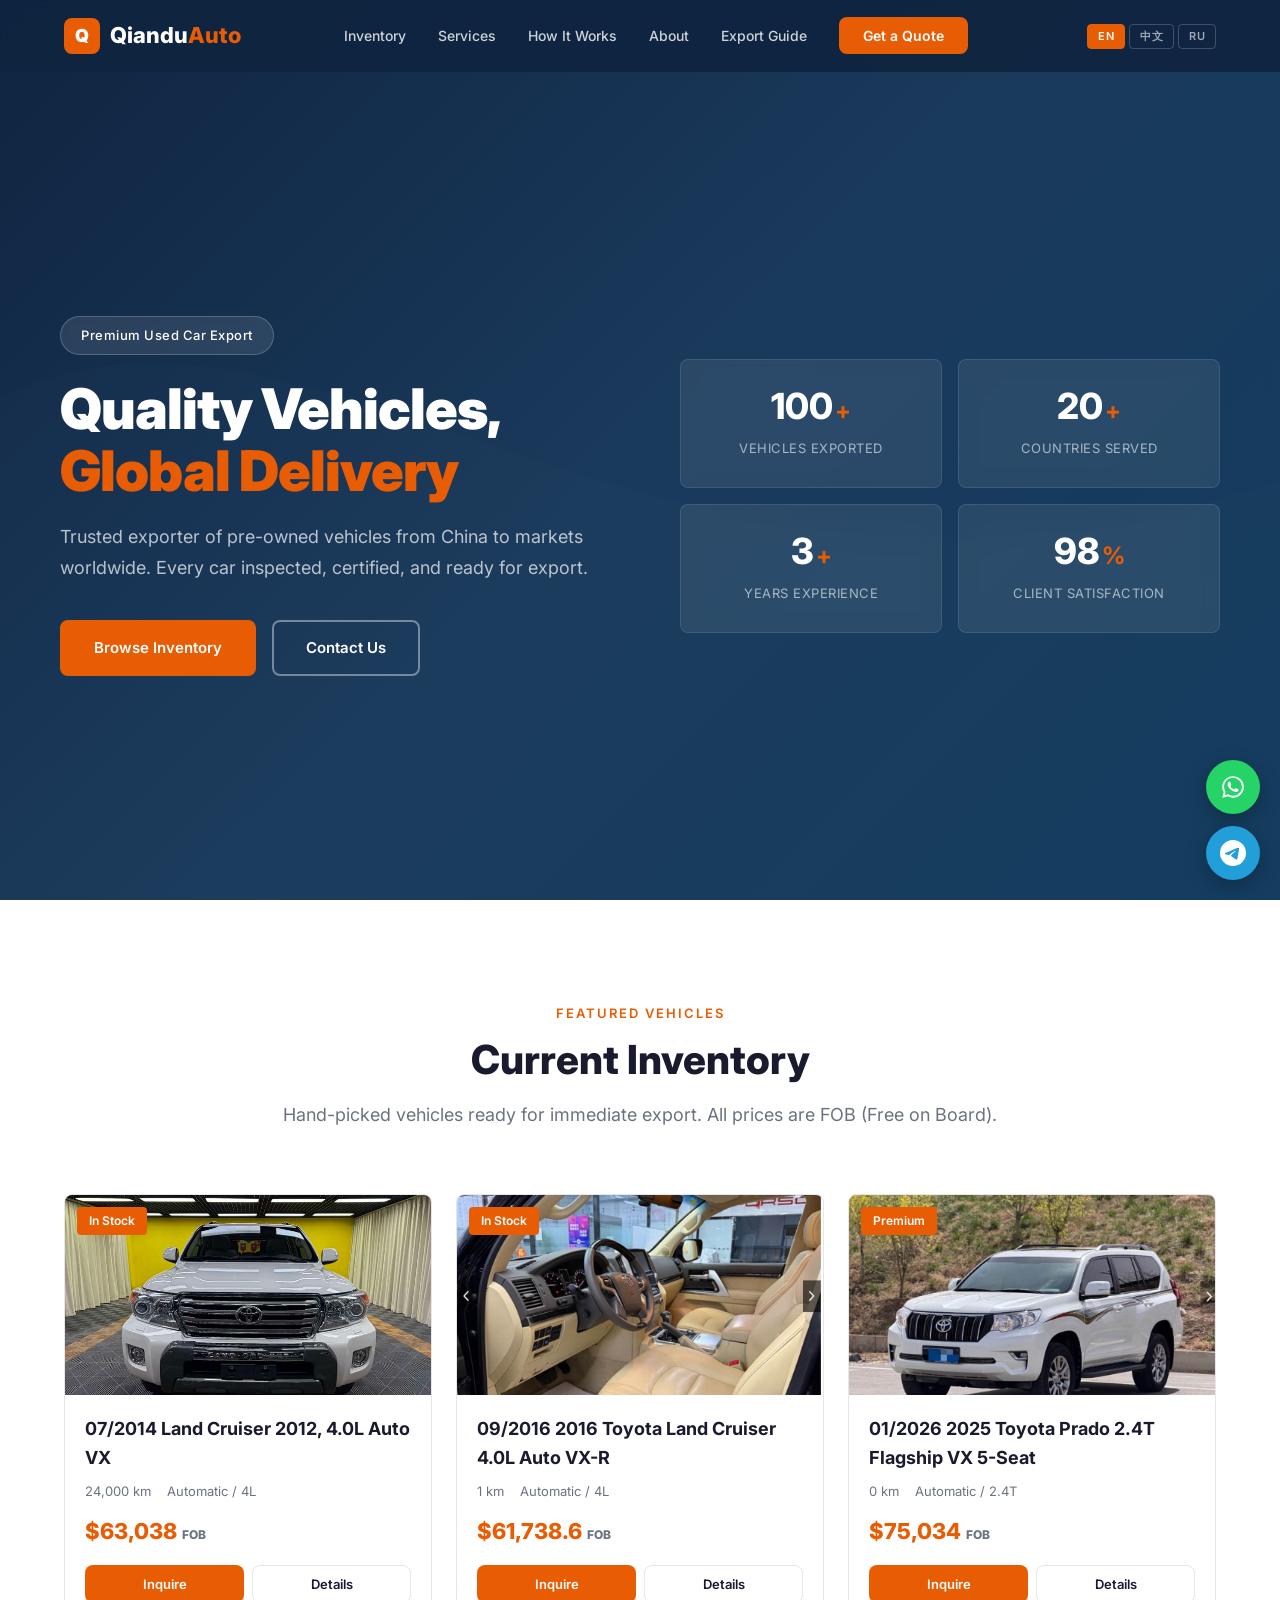
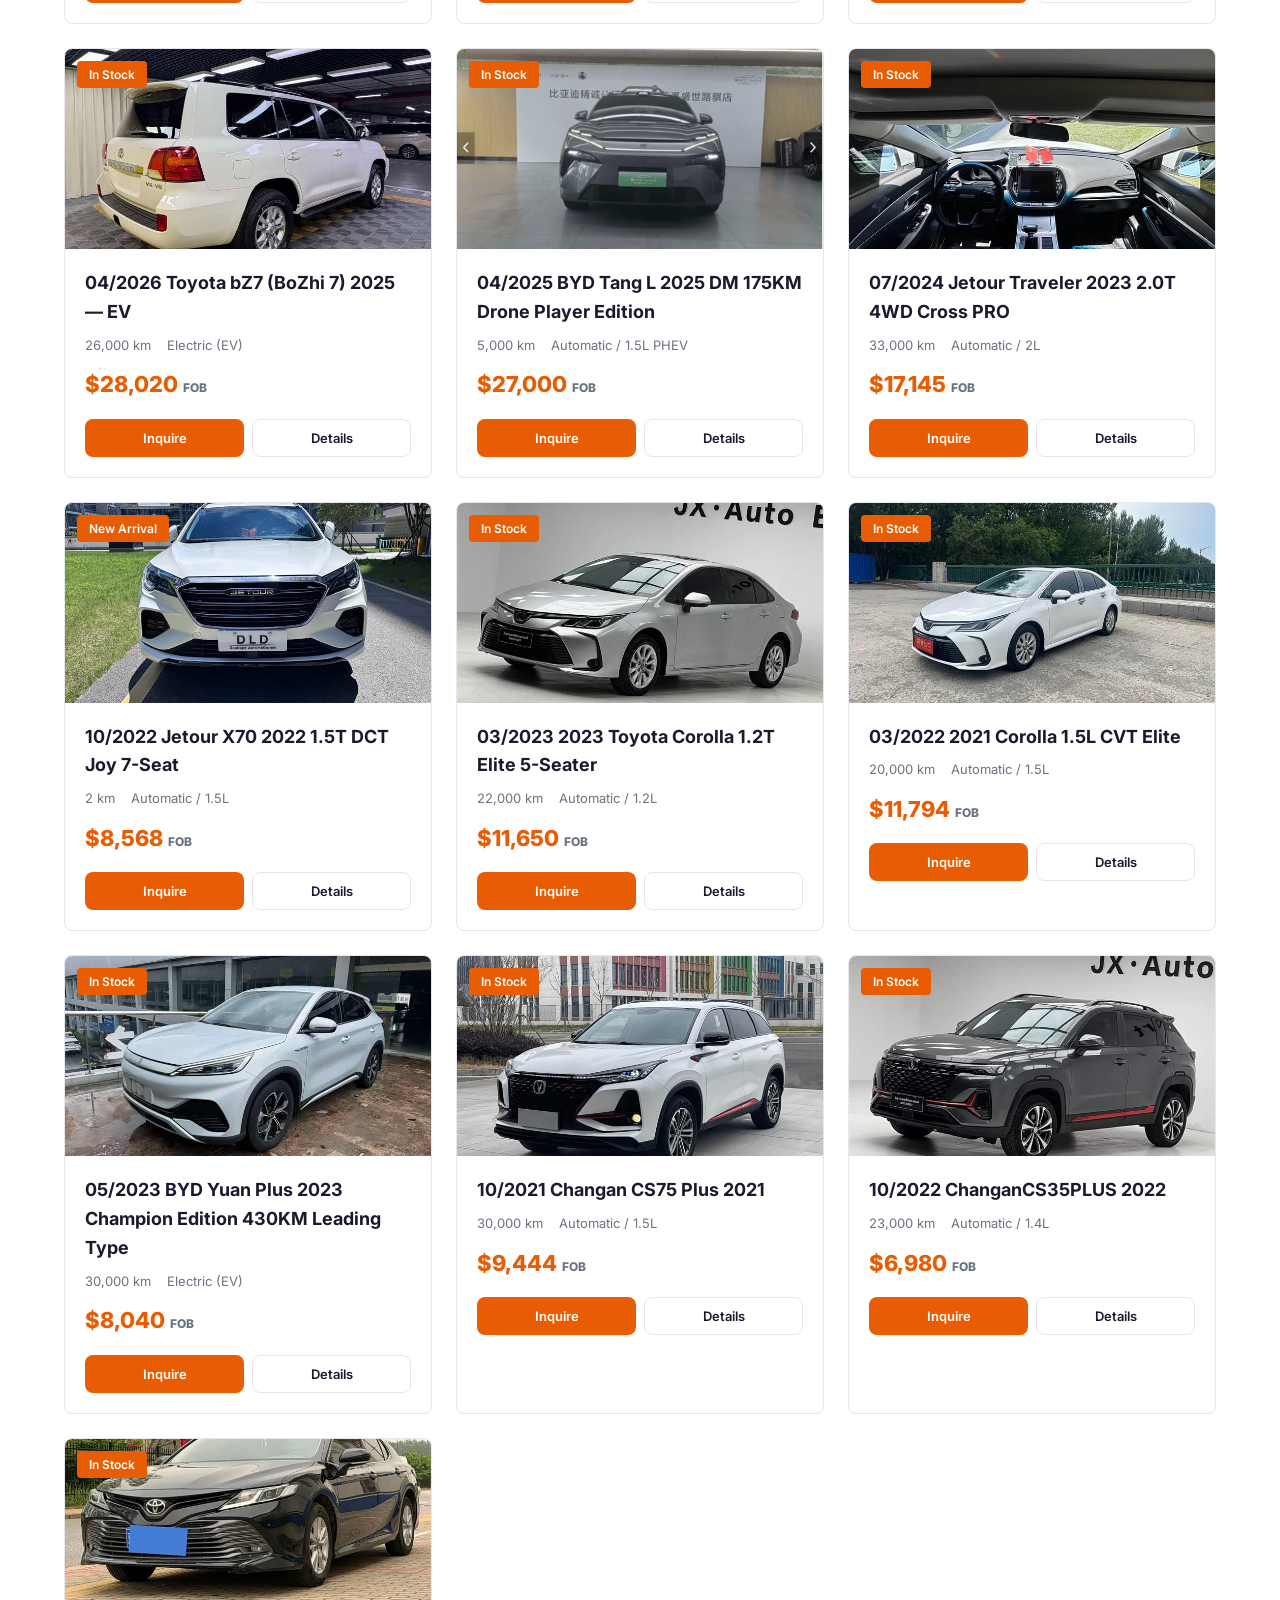
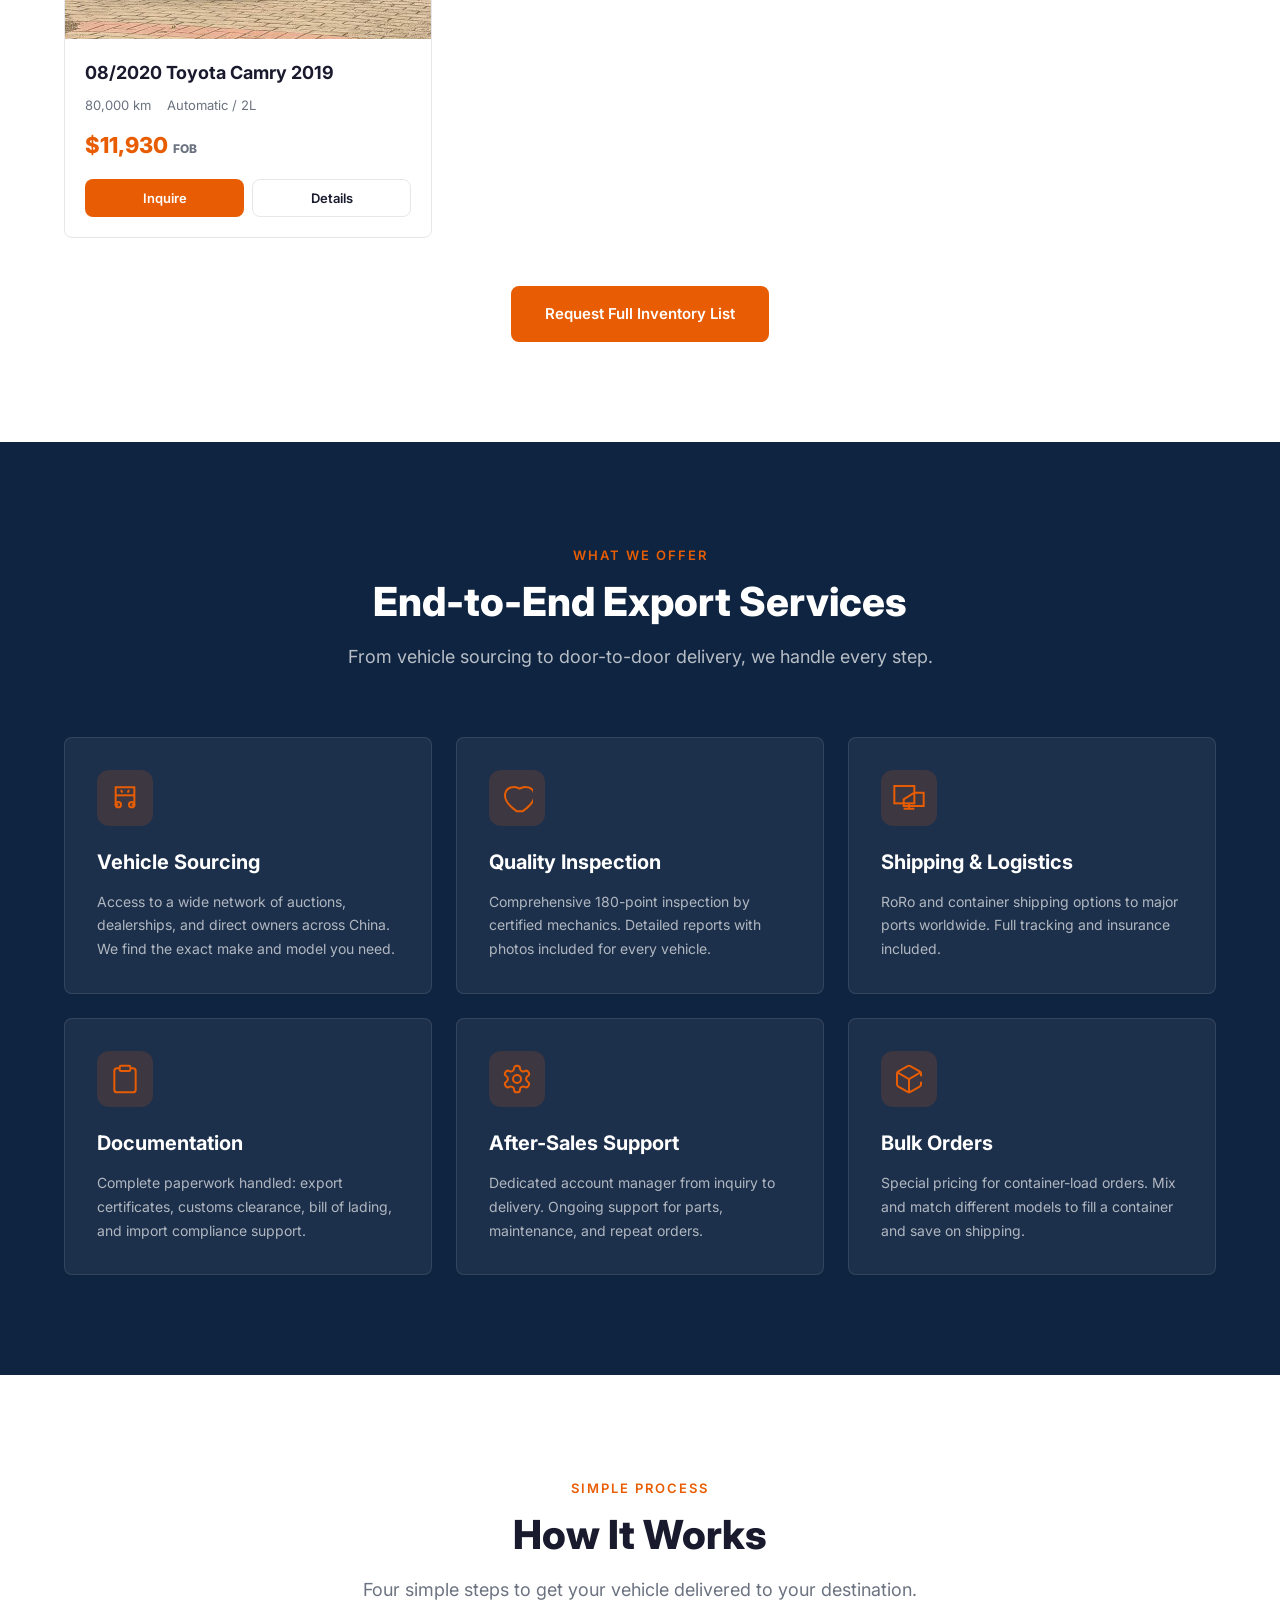
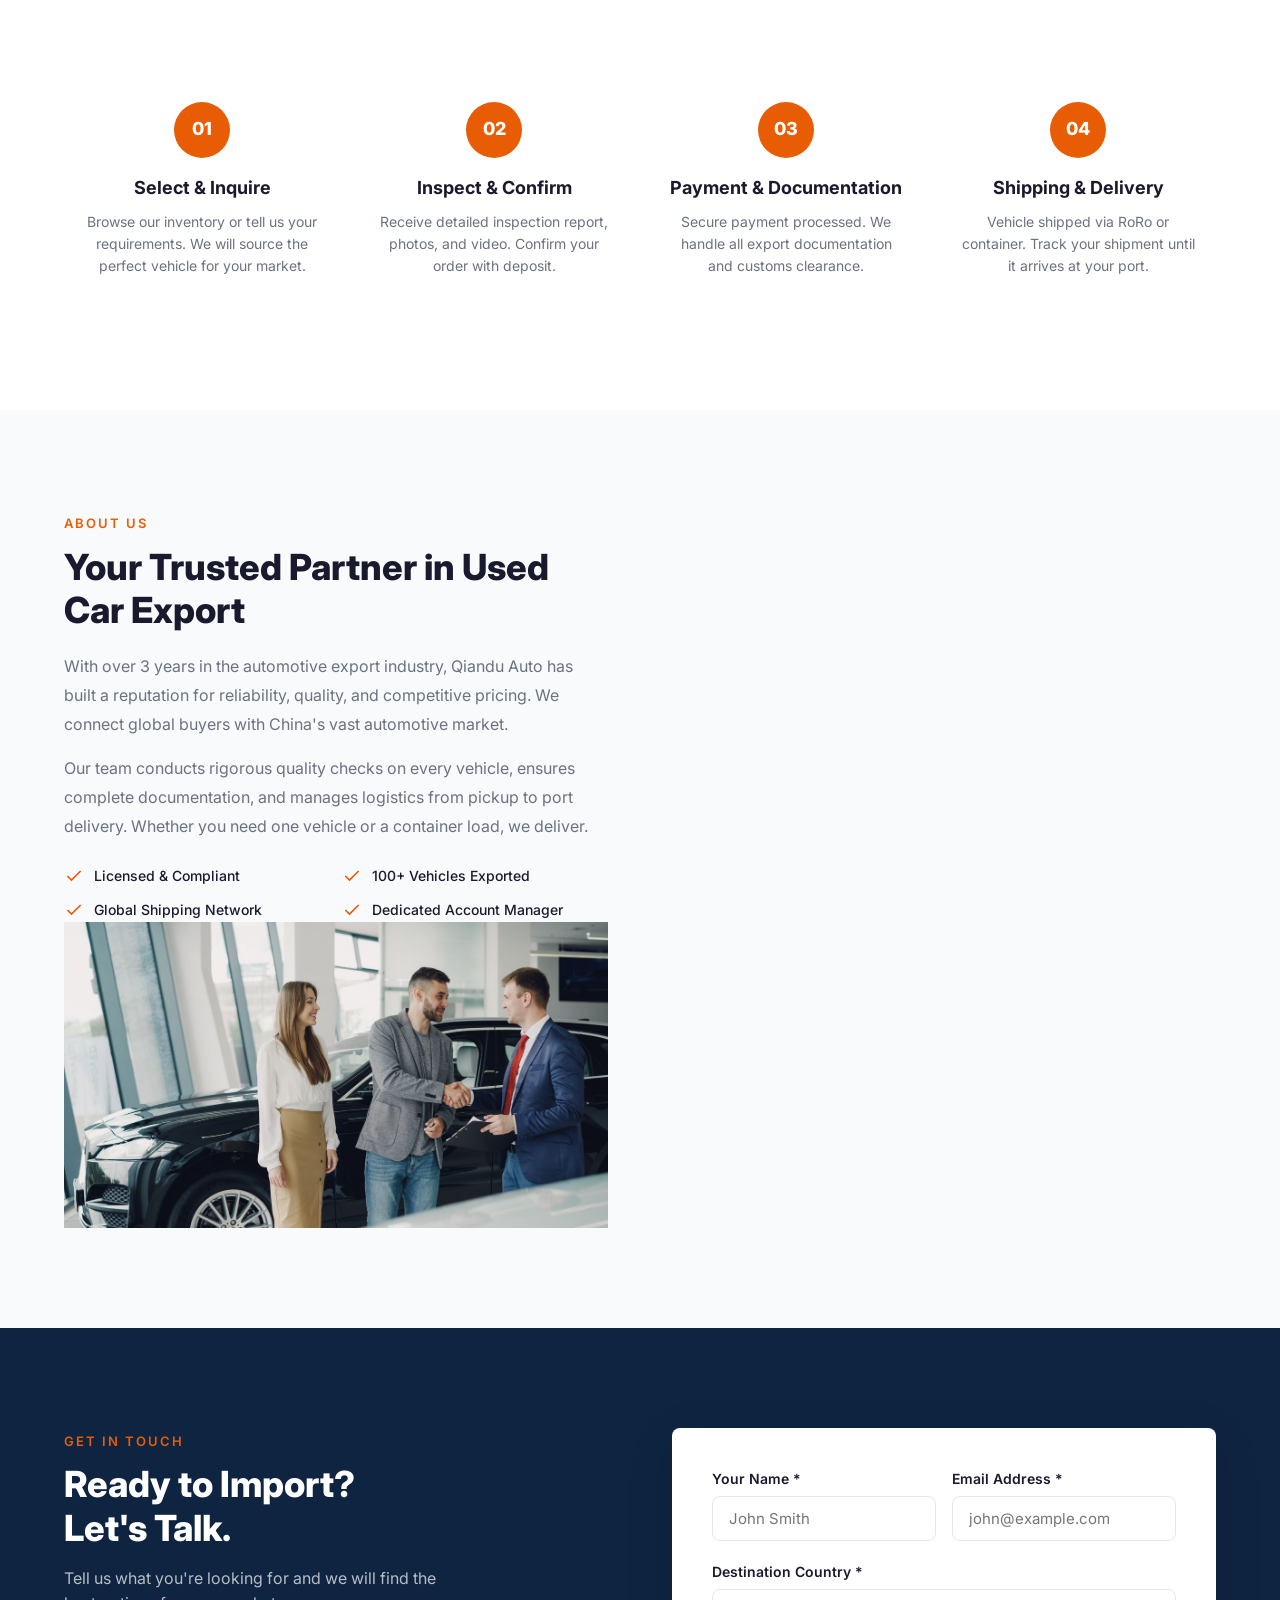
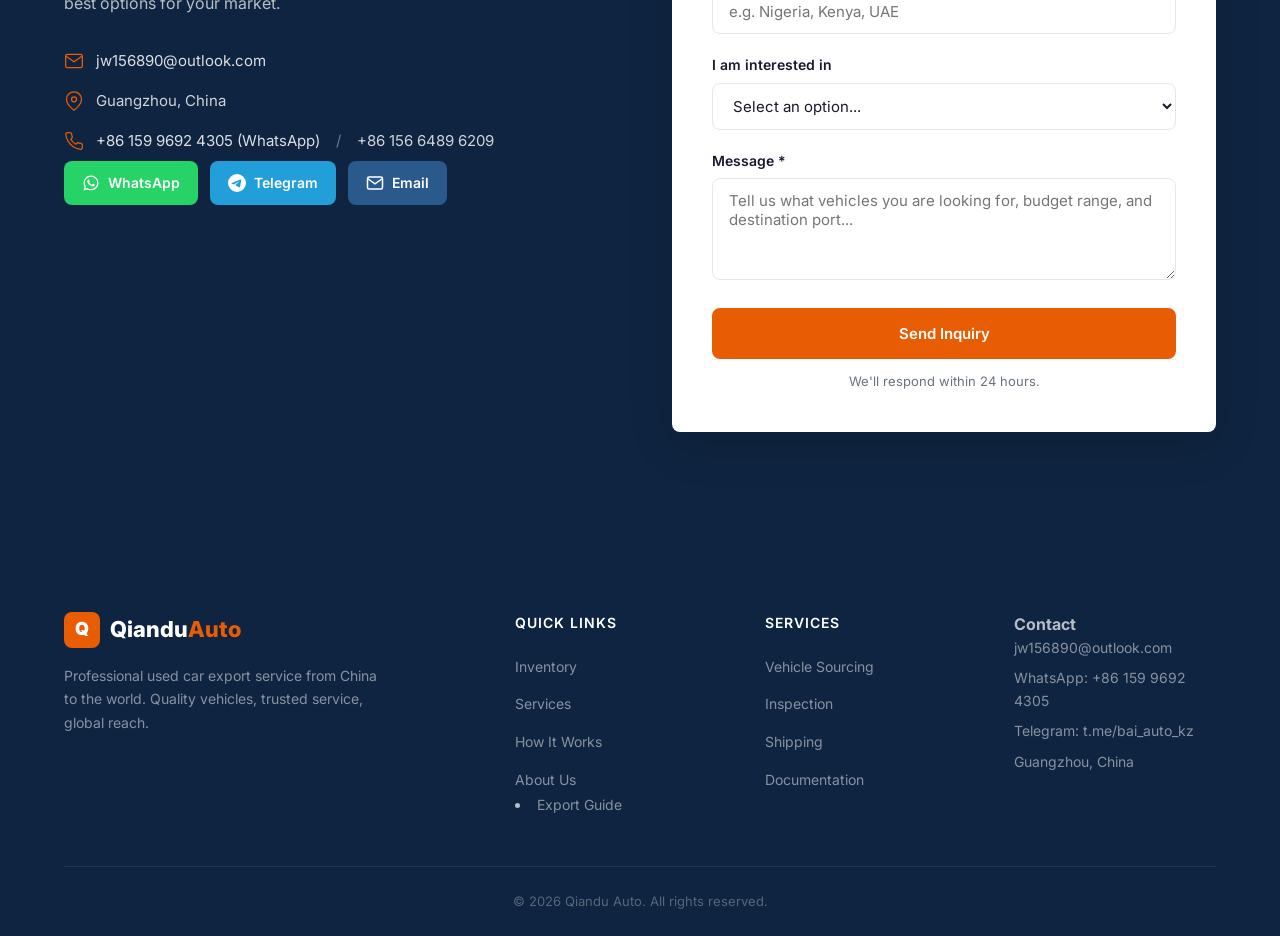
<file: index.html>
<!DOCTYPE html>
<html lang="en">
<head>
<meta charset="UTF-8">
<meta name="viewport" content="width=device-width, initial-scale=1.0">
<title>Qiandu Auto - Used Car Export from China</title>
<meta name="description" content="Qiandu Auto - Professional used car export service. Quality vehicles for global buyers.">
<link rel="icon" type="image/svg+xml" href="data:image/svg+xml,%3Csvg xmlns='http://www.w3.org/2000/svg' viewBox='0 0 100 100'%3E%3Crect width='100' height='100' rx='20' fill='%231a3a5c'/%3E%3Ctext x='50' y='68' font-size='45' text-anchor='middle' fill='white' font-family='Arial'%3EQ%3C/text%3E%3C/svg%3E">
<link rel="preconnect" href="https://fonts.googleapis.com">
<link href="https://fonts.googleapis.com/css2?family=Inter:wght@400;500;600;700;800;900&display=swap" rel="stylesheet">
<link rel="stylesheet" href="css/style.css"><link rel="stylesheet" href="css/i18n.css">
</head>
<body>
<nav class="nav" id="nav">
  <div class="container nav-inner">
    <a href="#" class="logo">
      <span class="logo-icon">Q</span>
      <span class="logo-text">Qiandu<span class="logo-accent">Auto</span></span>
    </a>
    <ul class="nav-links" id="navLinks">
      <li><a href="#inventory" data-i18n="nav-inventory">Inventory</a></li>
      <li><a href="#services" data-i18n="nav-services">Services</a></li>
      <li><a href="#process" data-i18n="nav-process">How It Works</a></li>
      <li><a href="#about" data-i18n="nav-about">About</a></li><li><a href="guide.html">Export Guide</a></li>
      <li><a href="#contact" class="nav-cta" data-i18n="nav-cta">Get a Quote</a></li>
    </ul>
    <button class="nav-toggle" id="navToggle" aria-label="Toggle menu">
      <span></span><span></span><span></span>
    </button>
    <div class="lang-switcher">
      <button class="lang-btn active" data-lang="en" onclick="switchLang('en')">EN</button>
      <button class="lang-btn" data-lang="zh" onclick="switchLang('zh')">中文</button>
      <button class="lang-btn" data-lang="ru" onclick="switchLang('ru')">RU</button>
    </div>
  </div>
</nav>
<section class="hero" id="hero">
  <div class="hero-bg"></div>
  <div class="container hero-inner">
    <div class="hero-content">
      <span class="hero-badge" data-i18n="hero-badge">Premium Used Car Export</span>
      <h1>Quality Vehicles,<br><span class="text-accent" data-i18n-part="hero-accent">Global Delivery</span></h1>
      <p data-i18n="hero-desc">Trusted exporter of pre-owned vehicles from China to markets worldwide. Every car inspected, certified, and ready for export.</p>
      <div class="hero-actions">
        <a href="#inventory" class="btn btn-primary" data-i18n="hero-btn1">Browse Inventory</a>
        <a href="#contact" class="btn btn-outline" data-i18n="hero-btn2">Contact Us</a>
      </div>
    </div>
    <div class="hero-stats">
      <div class="stat-card">
        <span class="stat-number" data-target="100">0</span><span class="stat-plus">+</span>
        <span class="stat-label" data-i18n="stat-vehicles">Vehicles Exported</span>
      </div>
      <div class="stat-card">
        <span class="stat-number" data-target="20">0</span><span class="stat-plus">+</span>
        <span class="stat-label" data-i18n="stat-countries">Countries Served</span>
      </div>
      <div class="stat-card">
        <span class="stat-number" data-target="3">0</span><span class="stat-plus">+</span>
        <span class="stat-label" data-i18n="stat-experience">Years Experience</span>
      </div>
      <div class="stat-card">
        <span class="stat-number" data-target="98">0</span><span class="stat-pct">%</span>
        <span class="stat-label" data-i18n="stat-satisfaction">Client Satisfaction</span>
      </div>
    </div>
  </div>
</section>
<section class="section" id="inventory">
  <div class="container">
    <div class="section-header">
      <span class="section-tag" data-i18n="inv-tag">Featured Vehicles</span>
      <h2 data-i18n="inv-title">Current Inventory</h2>
      <p data-i18n="inv-desc">Hand-picked vehicles ready for immediate export. All prices are FOB (Free on Board).</p>
    </div>
    <div class="inventory-grid" id="inventoryGrid"></div>
    <div class="section-footer">
      <a href="#contact" class="btn btn-primary" data-i18n="inv-footer">Request Full Inventory List</a>
    </div>
  </div>
</section>
<section class="section section-dark" id="services">
  <div class="container">
    <div class="section-header">
      <span class="section-tag" data-i18n="svc-tag">What We Offer</span>
      <h2 data-i18n="svc-title">End-to-End Export Services</h2>
      <p data-i18n="svc-desc">From vehicle sourcing to door-to-door delivery, we handle every step.</p>
    </div>
    <div class="services-grid">
      <div class="service-card">
        <div class="service-icon"><svg width="32" height="32" viewBox="0 0 24 24" fill="none" stroke="currentColor" stroke-width="1.5"><circle cx="7" cy="17" r="2"/><circle cx="17" cy="17" r="2"/><path d="M19 17h-2M7 17H5V4h14v13h-2"/><path d="M5 10h14"/><path d="M9 6l1 2M15 6l-1 2"/></svg></div>
        <h3 data-i18n="svc1-title">Vehicle Sourcing</h3>
        <p data-i18n="svc1-desc">Access to a wide network of auctions, dealerships, and direct owners across China. We find the exact make and model you need.</p>
      </div>
      <div class="service-card">
        <div class="service-icon"><svg width="32" height="32" viewBox="0 0 24 24" fill="none" stroke="currentColor" stroke-width="1.5"><path d="M12 22s-6-4-8-8c-2-4-1-9 4-10 3-1 6 1 6 1s3-2 6-1c5 1 6 6 4 10-2 4-8 8-8 8z"/></svg></div>
        <h3 data-i18n="svc2-title">Quality Inspection</h3>
        <p data-i18n="svc2-desc">Comprehensive 180-point inspection by certified mechanics. Detailed reports with photos included for every vehicle.</p>
      </div>
      <div class="service-card">
        <div class="service-icon"><svg width="32" height="32" viewBox="0 0 24 24" fill="none" stroke="currentColor" stroke-width="1.5"><rect x="1" y="3" width="15" height="13"/><polygon points="16 8 23 8 23 18 8 18 8 13"/><path d="M12 16v4M8 20h8"/></svg></div>
        <h3 data-i18n="svc3-title">Shipping &amp; Logistics</h3>
        <p data-i18n="svc3-desc">RoRo and container shipping options to major ports worldwide. Full tracking and insurance included.</p>
      </div>
      <div class="service-card">
        <div class="service-icon"><svg width="32" height="32" viewBox="0 0 24 24" fill="none" stroke="currentColor" stroke-width="1.5"><path d="M16 4h2a2 2 0 0 1 2 2v14a2 2 0 0 1-2 2H6a2 2 0 0 1-2-2V6a2 2 0 0 1 2-2h2"/><rect x="8" y="2" width="8" height="4" rx="1" ry="1"/></svg></div>
        <h3 data-i18n="svc4-title">Documentation</h3>
        <p data-i18n="svc4-desc">Complete paperwork handled: export certificates, customs clearance, bill of lading, and import compliance support.</p>
      </div>
      <div class="service-card">
        <div class="service-icon"><svg width="32" height="32" viewBox="0 0 24 24" fill="none" stroke="currentColor" stroke-width="1.5"><path d="M12.22 2h-.44a2 2 0 0 0-2 2v.18a2 2 0 0 1-1 1.73l-.43.25a2 2 0 0 1-2 0l-.15-.08a2 2 0 0 0-2.73.73l-.22.38a2 2 0 0 0 .73 2.73l.15.1a2 2 0 0 1 1 1.72v.51a2 2 0 0 1-1 1.74l-.15.09a2 2 0 0 0-.73 2.73l.22.38a2 2 0 0 0 2.73.73l.15-.08a2 2 0 0 1 2 0l.43.25a2 2 0 0 1 1 1.73V20a2 2 0 0 0 2 2h.44a2 2 0 0 0 2-2v-.18a2 2 0 0 1 1-1.73l.43-.25a2 2 0 0 1 2 0l.15.08a2 2 0 0 0 2.73-.73l.22-.39a2 2 0 0 0-.73-2.73l-.15-.08a2 2 0 0 1-1-1.74v-.5a2 2 0 0 1 1-1.74l.15-.09a2 2 0 0 0 .73-2.73l-.22-.38a2 2 0 0 0-2.73-.73l-.15.08a2 2 0 0 1-2 0l-.43-.25a2 2 0 0 1-1-1.73V4a2 2 0 0 0-2-2z"/><circle cx="12" cy="12" r="3"/></svg></div>
        <h3 data-i18n="svc5-title">After-Sales Support</h3>
        <p data-i18n="svc5-desc">Dedicated account manager from inquiry to delivery. Ongoing support for parts, maintenance, and repeat orders.</p>
      </div>
      <div class="service-card">
        <div class="service-icon"><svg width="32" height="32" viewBox="0 0 24 24" fill="none" stroke="currentColor" stroke-width="1.5"><path d="M21 10V8a2 2 0 0 0-1-1.73l-7-4a2 2 0 0 0-2 0l-7 4A2 2 0 0 0 3 8v8a2 2 0 0 0 1 1.73l7 4a2 2 0 0 0 2 0l7-4A2 2 0 0 0 21 16v-2"/><path d="M3.3 7l8.7 5 8.7-5"/><path d="M12 22V12"/></svg></div>
        <h3 data-i18n="svc6-title">Bulk Orders</h3>
        <p data-i18n="svc6-desc">Special pricing for container-load orders. Mix and match different models to fill a container and save on shipping.</p>
      </div>
    </div>
  </div>
</section>
<section class="section" id="process">
  <div class="container">
    <div class="section-header">
      <span class="section-tag" data-i18n="proc-tag">Simple Process</span>
      <h2 data-i18n="proc-title">How It Works</h2>
      <p data-i18n="proc-desc">Four simple steps to get your vehicle delivered to your destination.</p>
    </div>
    <div class="process-steps">
      <div class="step">
        <div class="step-number">01</div>
        <h3 data-i18n="step1-title">Select &amp; Inquire</h3>
        <p data-i18n="step1-desc">Browse our inventory or tell us your requirements. We will source the perfect vehicle for your market.</p>
      </div>
      <div class="step-connector"></div>
      <div class="step">
        <div class="step-number">02</div>
        <h3 data-i18n="step2-title">Inspect &amp; Confirm</h3>
        <p data-i18n="step2-desc">Receive detailed inspection report, photos, and video. Confirm your order with deposit.</p>
      </div>
      <div class="step-connector"></div>
      <div class="step">
        <div class="step-number">03</div>
        <h3 data-i18n="step3-title">Payment &amp; Documentation</h3>
        <p data-i18n="step3-desc">Secure payment processed. We handle all export documentation and customs clearance.</p>
      </div>
      <div class="step-connector"></div>
      <div class="step">
        <div class="step-number">04</div>
        <h3 data-i18n="step4-title">Shipping &amp; Delivery</h3>
        <p data-i18n="step4-desc">Vehicle shipped via RoRo or container. Track your shipment until it arrives at your port.</p>
      </div>
    </div>
  </div>
</section>
<section class="section section-alt" id="about">
  <div class="container">
    <div class="about-grid">
      <div class="about-content">
        <span class="section-tag" data-i18n="about-tag">About Us</span>
        <h2 data-i18n="about-title">Your Trusted Partner in Used Car Export</h2>
        <p data-i18n="about-p1">With over 3 years in the automotive export industry, Qiandu Auto has built a reputation for reliability, quality, and competitive pricing. We connect global buyers with China's vast automotive market.</p>
        <p data-i18n="about-p2">Our team conducts rigorous quality checks on every vehicle, ensures complete documentation, and manages logistics from pickup to port delivery. Whether you need one vehicle or a container load, we deliver.</p>
        <div class="about-features">
          <div class="about-feature"><svg width="20" height="20" viewBox="0 0 24 24" fill="none" stroke="currentColor" stroke-width="2"><polyline points="20 6 9 17 4 12"/></svg><span data-i18n="about-feat1">Licensed &amp; Compliant</span></div>
          <div class="about-feature"><svg width="20" height="20" viewBox="0 0 24 24" fill="none" stroke="currentColor" stroke-width="2"><polyline points="20 6 9 17 4 12"/></svg><span data-i18n="about-feat2">100+ Vehicles Exported</span></div>
          <div class="about-feature"><svg width="20" height="20" viewBox="0 0 24 24" fill="none" stroke="currentColor" stroke-width="2"><polyline points="20 6 9 17 4 12"/></svg><span data-i18n="about-feat3">Global Shipping Network</span></div>
          <div class="about-feature"><svg width="20" height="20" viewBox="0 0 24 24" fill="none" stroke="currentColor" stroke-width="2"><polyline points="20 6 9 17 4 12"/></svg><span data-i18n="about-feat4">Dedicated Account Manager</span></div>
        </div>
    <div class="about-image">
 <img src="about.jpg.jpg"
</div>

  </div>
</section>
<section class="section section-dark" id="contact">
  <div class="container">
    <div class="contact-grid">
      <div class="contact-info">
        <span class="section-tag" data-i18n="contact-tag">Get In Touch</span>
        <h2 data-i18n="contact-title">Ready to Import?<br>Let's Talk.</h2>
        <p data-i18n="contact-desc">Tell us what you're looking for and we will find the best options for your market.</p>
        <div class="contact-details">
          <div class="contact-detail">
            <svg width="20" height="20" viewBox="0 0 24 24" fill="none" stroke="currentColor" stroke-width="1.5"><path d="M4 4h16c1.1 0 2 .9 2 2v12c0 1.1-.9 2-2 2H4c-1.1 0-2-.9-2-2V6c0-1.1.9-2 2-2z"/><polyline points="22,6 12,13 2,6"/></svg>
            <a href="mailto:jw156890@outlook.com">jw156890@outlook.com</a>
          </div>
          <div class="contact-detail">
            <svg width="20" height="20" viewBox="0 0 24 24" fill="none" stroke="currentColor" stroke-width="1.5"><path d="M21 10c0 7-9 13-9 13s-9-6-9-13a9 9 0 0 1 18 0z"/><circle cx="12" cy="10" r="3"/></svg>
            <span>Guangzhou, China</span>
          </div>
          <div class="contact-detail">
            <svg width="20" height="20" viewBox="0 0 24 24" fill="none" stroke="currentColor" stroke-width="1.5"><path d="M22 16.92v3a2 2 0 0 1-2.18 2 19.79 19.79 0 0 1-8.63-3.07 19.5 19.5 0 0 1-6-6 19.79 19.79 0 0 1-3.07-8.67A2 2 0 0 1 4.11 2h3a2 2 0 0 1 2 1.72 12.84 12.84 0 0 0 .7 2.81 2 2 0 0 1-.45 2.11L8.09 9.91a16 16 0 0 0 6 6l1.27-1.27a2 2 0 0 1 2.11-.45 12.84 12.84 0 0 0 2.81.7A2 2 0 0 1 22 16.92z"/></svg>
            <a href="https://wa.me/8615996924305" target="_blank" rel="noopener">+86 159 9692 4305 (WhatsApp)</a><span style="opacity:0.5">&nbsp;/&nbsp;</span><span>+86 156 6489 6209</span>
          </div>
        </div>
        <div class="contact-channels">
          <a class="btn-channel channel-wa" href="https://wa.me/8615996924305" target="_blank" rel="noopener"><svg viewBox="0 0 24 24" width="18" height="18" fill="currentColor"><path d="M12.04 2C6.56 2 2.1 6.45 2.1 11.9c0 1.75.46 3.46 1.34 4.97L2 22l5.27-1.38a10 10 0 0 0 4.77 1.21h.01c5.47 0 9.92-4.45 9.92-9.9A9.8 9.8 0 0 0 12.04 2zm0 18.03h-.01a8.3 8.3 0 0 1-4.22-1.15l-.3-.18-3.13.82.84-3.05-.2-.31a8.2 8.2 0 0 1-1.26-4.36c0-4.54 3.7-8.23 8.28-8.23a8.23 8.23 0 0 1 8.24 8.24c0 4.53-3.7 8.22-8.24 8.22zm4.52-6.16c-.25-.12-1.47-.72-1.7-.81-.22-.08-.39-.12-.55.13-.16.24-.63.8-.77.97-.14.16-.29.18-.53.06-.25-.12-1.05-.39-2-1.23a7.5 7.5 0 0 1-1.38-1.72c-.15-.24-.02-.38.1-.5.11-.11.25-.29.37-.43.13-.15.17-.25.25-.41.08-.17.04-.31-.02-.43-.06-.13-.55-1.34-.76-1.83-.2-.48-.4-.42-.55-.42h-.47c-.16 0-.43.06-.66.31-.22.25-.86.85-.86 2.07 0 1.22.89 2.4 1.01 2.56.12.17 1.75 2.67 4.23 3.74.59.26 1.05.41 1.41.52.6.19 1.13.16 1.56.1.47-.07 1.47-.6 1.67-1.18.21-.58.21-1.07.15-1.18-.06-.1-.23-.16-.48-.29z"/></svg>WhatsApp</a>
          <a class="btn-channel channel-tg" href="https://t.me/bai_auto_kz" target="_blank" rel="noopener"><svg viewBox="0 0 24 24" width="18" height="18" fill="currentColor"><path d="M11.944 0A12 12 0 0 0 0 12a12 12 0 0 0 12 12 12 12 0 0 0 12-12A12 12 0 0 0 12 0a12 12 0 0 0-.056 0zm4.962 7.224c.1-.002.321.023.465.14a.506.506 0 0 1 .171.325c.016.093.036.306.02.472-.18 1.898-.962 6.502-1.36 8.627-.168.9-.499 1.201-.82 1.23-.696.065-1.225-.46-1.9-.902-1.056-.693-1.653-1.124-2.678-1.8-1.185-.78-.417-1.21.258-1.91.177-.184 3.247-2.977 3.307-3.23.007-.032.014-.15-.056-.212s-.174-.041-.249-.024c-.106.024-1.793 1.14-5.061 3.345-.48.33-.913.49-1.302.48-.428-.008-1.252-.241-1.865-.44-.752-.245-1.349-.374-1.297-.789.027-.216.325-.437.893-.663 3.498-1.524 5.83-2.529 6.998-3.014 3.332-1.386 4.025-1.627 4.476-1.635z"/></svg>Telegram</a>
          <a class="btn-channel channel-mail" href="mailto:jw156890@outlook.com"><svg viewBox="0 0 24 24" width="18" height="18" fill="none" stroke="currentColor" stroke-width="2"><rect x="2" y="4" width="20" height="16" rx="2"/><polyline points="22,6 12,13 2,6"/></svg>Email</a>
        </div>
      </div>
      <form class="contact-form" id="contactForm">
        <div class="form-row">
          <div class="form-group">
            <label for="name" data-i18n="form-name">Your Name *</label>
            <input type="text" id="name" name="name" required placeholder="John Smith">
          </div>
          <div class="form-group">
            <label for="email" data-i18n="form-email">Email Address *</label>
            <input type="email" id="email" name="email" required placeholder="john@example.com">
          </div>
        </div>
        <div class="form-group">
          <label for="country" data-i18n="form-country">Destination Country *</label>
          <input type="text" id="country" name="country" required placeholder="e.g. Nigeria, Kenya, UAE">
        </div>
        <div class="form-group">
          <label for="interest" data-i18n="form-interest">I am interested in</label>
          <select id="interest" name="interest">
            <option value="">Select an option...</option>
            <option value="specific">Specific vehicle</option>
            <option value="category">Vehicle category / type</option>
            <option value="bulk">Bulk / container order</option>
            <option value="partnership">Partnership inquiry</option>
            <option value="other">Other</option>
          </select>
        </div>
        <div class="form-group">
          <label for="message" data-i18n="form-msg">Message *</label>
          <textarea id="message" name="message" required rows="4" placeholder="Tell us what vehicles you are looking for, budget range, and destination port..."></textarea>
        </div>
        <button type="submit" class="btn btn-primary btn-full" data-i18n="form-submit">Send Inquiry</button>
        <p class="form-note" data-i18n="form-note">We'll respond within 24 hours.</p>
      </form>
    </div>
  </div>
</section>
<footer class="footer">
  <div class="container">
    <div class="footer-grid">
      <div class="footer-brand">
        <a href="#" class="logo">
          <span class="logo-icon">Q</span>
          <span class="logo-text">Qiandu<span class="logo-accent">Auto</span></span>
        </a>
        <p data-i18n="footer-brand">Professional used car export service from China to the world. Quality vehicles, trusted service, global reach.</p>
      </div>
      <div class="footer-links">
        <h4 data-i18n="footer-quick">Quick Links</h4>
        <ul>
          <li><a href="#inventory" data-i18n="nav-inventory">Inventory</a></li>
          <li><a href="#services" data-i18n="nav-services">Services</a></li>
          <li><a href="#process" data-i18n="nav-process">How It Works</a></li>
          <li><a href="#about">About Us</a></li>
        </ul><li><a href="guide.html">Export Guide</a></li>
      </div>
      <div class="footer-links">
        <h4 data-i18n="footer-service-title">Services</h4>
        <ul>
          <li><a href="#services">Vehicle Sourcing</a></li>
          <li><a href="#services">Inspection</a></li>
          <li><a href="#services">Shipping</a></li>
          <li><a href="#services">Documentation</a></li>
        </ul>
      </div>
      <div class="footer-contact">
        <h4 data-i18n="footer-contact-title">Contact</h4>
        <p><a href="mailto:jw156890@outlook.com">jw156890@outlook.com</a></p>
        <p><a href="https://wa.me/8615996924305" target="_blank" rel="noopener">WhatsApp: +86 159 9692 4305</a></p>
        <p><a href="https://t.me/bai_auto_kz" target="_blank" rel="noopener">Telegram: t.me/bai_auto_kz</a></p>
        <p>Guangzhou, China</p>
      </div>
    </div>
    <div class="footer-bottom">
      <p>&copy; 2026 Qiandu Auto. <span data-i18n="footer-copy">All rights reserved.</span></p>
    </div>
  </div>
</footer>
<!-- 浮动联系按钮 -->
<div class="float-contact">
  <a class="float-btn float-wa" href="https://wa.me/8615996924305" target="_blank" rel="noopener" aria-label="WhatsApp"><svg viewBox="0 0 24 24" width="26" height="26" fill="currentColor"><path d="M12.04 2C6.56 2 2.1 6.45 2.1 11.9c0 1.75.46 3.46 1.34 4.97L2 22l5.27-1.38a10 10 0 0 0 4.77 1.21h.01c5.47 0 9.92-4.45 9.92-9.9A9.8 9.8 0 0 0 12.04 2zm0 18.03h-.01a8.3 8.3 0 0 1-4.22-1.15l-.3-.18-3.13.82.84-3.05-.2-.31a8.2 8.2 0 0 1-1.26-4.36c0-4.54 3.7-8.23 8.28-8.23a8.23 8.23 0 0 1 8.24 8.24c0 4.53-3.7 8.22-8.24 8.22zm4.52-6.16c-.25-.12-1.47-.72-1.7-.81-.22-.08-.39-.12-.55.13-.16.24-.63.8-.77.97-.14.16-.29.18-.53.06-.25-.12-1.05-.39-2-1.23a7.5 7.5 0 0 1-1.38-1.72c-.15-.24-.02-.38.1-.5.11-.11.25-.29.37-.43.13-.15.17-.25.25-.41.08-.17.04-.31-.02-.43-.06-.13-.55-1.34-.76-1.83-.2-.48-.4-.42-.55-.42h-.47c-.16 0-.43.06-.66.31-.22.25-.86.85-.86 2.07 0 1.22.89 2.4 1.01 2.56.12.17 1.75 2.67 4.23 3.74.59.26 1.05.41 1.41.52.6.19 1.13.16 1.56.1.47-.07 1.47-.6 1.67-1.18.21-.58.21-1.07.15-1.18-.06-.1-.23-.16-.48-.29z"/></svg></a>
  <a class="float-btn float-tg" href="https://t.me/bai_auto_kz" target="_blank" rel="noopener" aria-label="Telegram"><svg viewBox="0 0 24 24" width="26" height="26" fill="currentColor"><path d="M11.944 0A12 12 0 0 0 0 12a12 12 0 0 0 12 12 12 12 0 0 0 12-12A12 12 0 0 0 12 0a12 12 0 0 0-.056 0zm4.962 7.224c.1-.002.321.023.465.14a.506.506 0 0 1 .171.325c.016.093.036.306.02.472-.18 1.898-.962 6.502-1.36 8.627-.168.9-.499 1.201-.82 1.23-.696.065-1.225-.46-1.9-.902-1.056-.693-1.653-1.124-2.678-1.8-1.185-.78-.417-1.21.258-1.91.177-.184 3.247-2.977 3.307-3.23.007-.032.014-.15-.056-.212s-.174-.041-.249-.024c-.106.024-1.793 1.14-5.061 3.345-.48.33-.913.49-1.302.48-.428-.008-1.252-.241-1.865-.44-.752-.245-1.349-.374-1.297-.789.027-.216.325-.437.893-.663 3.498-1.524 5.83-2.529 6.998-3.014 3.332-1.386 4.025-1.627 4.476-1.635z"/></svg></a>
</div>
<script src="js/i18n.js?v=20260903b"></script>
<script src="js/script.js?v=20260903c"></script>
</body>
</html>
</file>
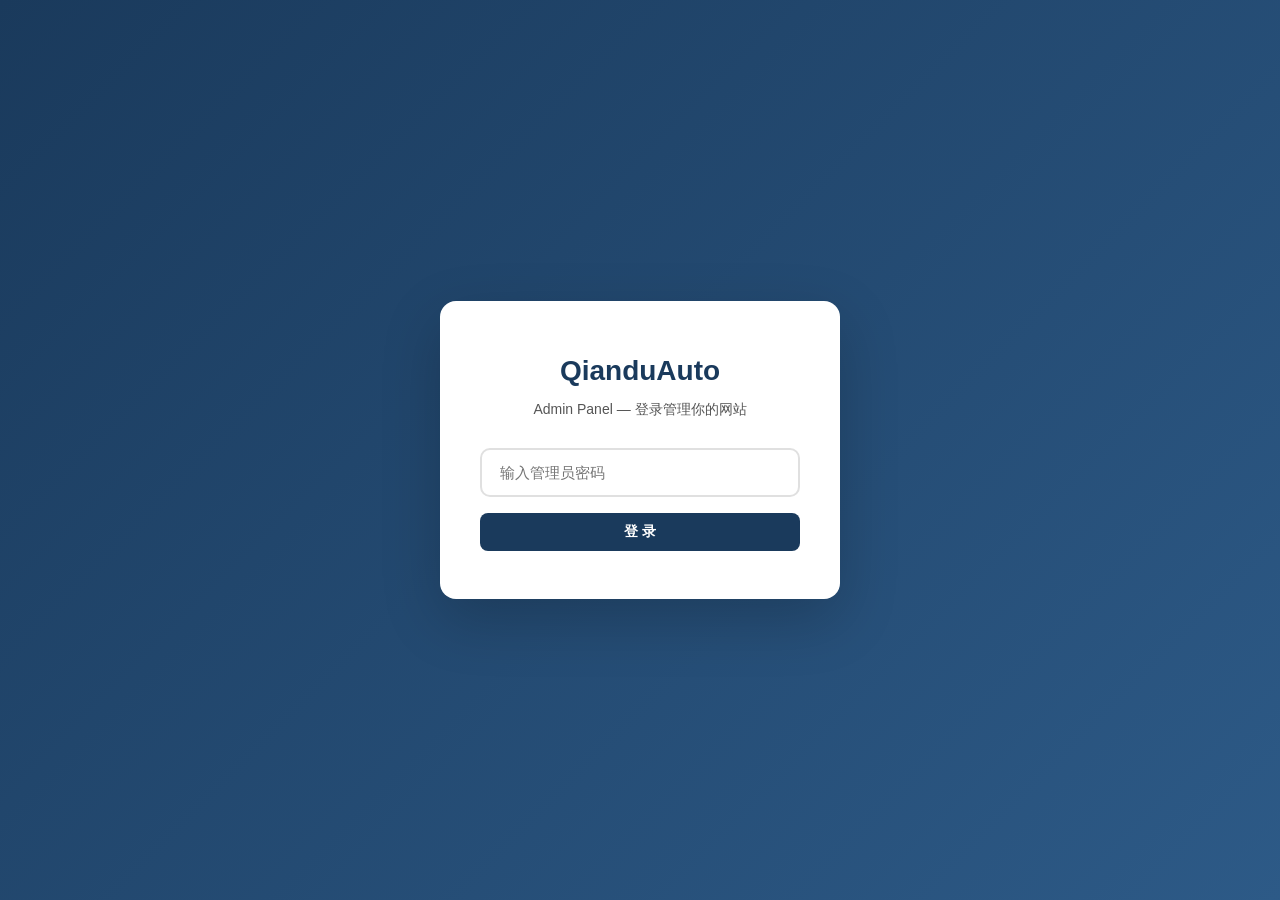
<file: admin/index.html>
<!DOCTYPE html>
<html lang="zh">
<head>
<meta charset="UTF-8">
<meta name="viewport" content="width=device-width, initial-scale=1.0">
<title>Qiandu Auto - Admin Panel</title>
<style>
  :root {
    --primary: #1a3a5c;
    --primary-light: #2d5a87;
    --accent: #e8a838;
    --danger: #dc3545;
    --success: #27ae60;
    --text: #1a1a2e;
    --text-light: #555;
    --bg: #f4f6f9;
    --white: #fff;
    --radius: 12px;
    --shadow: 0 2px 12px rgba(0,0,0,0.08);
  }
  * { margin: 0; padding: 0; box-sizing: border-box; }
  body { font-family: -apple-system, 'Segoe UI', 'PingFang SC', 'Microsoft YaHei', sans-serif; background: var(--bg); color: var(--text); line-height: 1.6; }

  /* Login */
  .login-page { min-height: 100vh; display: flex; align-items: center; justify-content: center; background: linear-gradient(135deg, var(--primary), var(--primary-light)); }
  .login-box { background: var(--white); padding: 48px 40px; border-radius: 16px; box-shadow: 0 20px 60px rgba(0,0,0,0.2); text-align: center; width: 400px; max: 90vw; }
  .login-box h1 { font-size: 28px; margin-bottom: 4px; color: var(--primary); }
  .login-box .subtitle { color: var(--text-light); font-size: 14px; margin-bottom: 28px; }
  .login-box input { width: 100%; padding: 14px 18px; border: 2px solid #e0e0e0; border-radius: 10px; font-size: 15px; margin-bottom: 16px; outline: none; transition: border-color .2s; }
  .login-box input:focus { border-color: var(--primary); }
  .login-error { color: var(--danger); font-size: 13px; margin-top: 12px; display: none; }

  /* Admin Layout */
  .admin-page { display: none; }
  .admin-header { background: var(--white); padding: 14px 28px; display: flex; align-items: center; justify-content: space-between; box-shadow: 0 2px 8px rgba(0,0,0,0.06); position: sticky; top: 0; z-index: 100; }
  .logo { font-size: 20px; font-weight: 800; color: var(--primary); }
  .logo span { color: var(--accent); }
  .user-info { display: flex; align-items: center; gap: 16px; }
  .logout-btn { padding: 8px 20px; border: none; background: #f0f0f0; border-radius: 8px; cursor: pointer; font-size: 13px; color: var(--text); transition: all .2s; }
  .logout-btn:hover { background: var(--danger); color: #fff; }

  .admin-body { display: flex; max-width: 1400px; margin: 0 auto; }
  .admin-sidebar { width: 220px; background: var(--white); min-height: calc(100vh - 62px); padding: 20px 0; box-shadow: 2px 0 8px rgba(0,0,0,0.04); position: sticky; top: 62px; height: calc(100vh - 62px); overflow-y: auto; }
  .admin-sidebar a { display: block; padding: 12px 24px; color: var(--text-light); text-decoration: none; font-size: 14px; font-weight: 500; transition: all .2s; border-left: 3px solid transparent; }
  .admin-sidebar a:hover, .admin-sidebar a.active { background: #f0f4ff; color: var(--primary); border-left-color: var(--primary); }
  .admin-main { flex: 1; padding: 28px; }

  /* Sections */
  .admin-section { display: none; animation: fadeIn .3s ease; }
  .admin-section.active { display: block; }
  @keyframes fadeIn { from { opacity: 0; transform: translateY(10px); } to { opacity: 1; transform: translateY(0); } }

  .section-header { display: flex; align-items: center; justify-content: space-between; margin-bottom: 24px; }
  .section-header h2 { font-size: 22px; font-weight: 800; color: var(--primary); }

  /* Stats */
  .stats-grid { display: grid; grid-template-columns: repeat(auto-fit, minmax(200px, 1fr)); gap: 16px; margin-bottom: 30px; }
  .stat-card { background: var(--white); padding: 24px; border-radius: var(--radius); box-shadow: var(--shadow); }
  .stat-card .number { font-size: 36px; font-weight: 900; color: var(--primary); }
  .stat-card.accent .number { color: var(--accent); }
  .stat-card.green .number { color: var(--success); }
  .stat-card.blue .number { color: var(--primary-light); }
  .stat-card .label { font-size: 13px; color: var(--text-light); margin-top: 4px; }

  /* Buttons */
  .btn { padding: 10px 22px; border: none; border-radius: 8px; cursor: pointer; font-size: 14px; font-weight: 600; transition: all .2s; }
  .btn-primary { background: var(--primary); color: #fff; }
  .btn-primary:hover { background: var(--primary-light); }
  .btn-accent { background: var(--accent); color: var(--primary); }
  .btn-accent:hover { opacity: .9; transform: translateY(-1px); }
  .btn-outline { background: transparent; border: 2px solid #ddd; color: var(--text); }
  .btn-outline:hover { border-color: var(--primary); color: var(--primary); }
  .btn-danger { background: var(--danger); color: #fff; }
  .btn-danger:hover { opacity: .9; }
  .btn-sm { padding: 6px 14px; font-size: 12px; }
  .btn-success { background: var(--success); color: #fff; }

  /* Table */
  .data-table { background: var(--white); border-radius: var(--radius); box-shadow: var(--shadow); overflow: hidden; }
  .data-table table { width: 100%; border-collapse: collapse; }
  .data-table th { background: #f8f9fa; padding: 12px 16px; text-align: left; font-size: 13px; font-weight: 600; color: var(--text-light); text-transform: uppercase; letter-spacing: .5px; }
  .data-table td { padding: 14px 16px; border-bottom: 1px solid #f0f0f0; font-size: 14px; }
  .data-table tr:hover td { background: #fafbfc; }

  /* Forms */
  .form-group { margin-bottom: 16px; }
  .form-group label { display: block; font-size: 13px; font-weight: 600; color: var(--text); margin-bottom: 6px; }
  .form-group input, .form-group textarea, .form-group select { width: 100%; padding: 11px 14px; border: 2px solid #e8e8e8; border-radius: 8px; font-size: 14px; outline: none; transition: border-color .2s; font-family: inherit; }
  .form-group input:focus, .form-group textarea:focus, .form-group select:focus { border-color: var(--primary); }
  .form-group textarea { min-height: 80px; resize: vertical; }
  .form-grid { display: grid; grid-template-columns: repeat(auto-fit, minmax(200px, 1fr)); gap: 16px; }

  /* Modal */
  .modal { display: none; position: fixed; inset: 0; background: rgba(0,0,0,.5); z-index: 200; align-items: center; justify-content: center; padding: 20px; }
  .modal.show { display: flex; }
  .modal-content { background: var(--white); padding: 32px; border-radius: 16px; width: 600px; max-width: 100%; max-height: 90vh; overflow-y: auto; }
  .modal-content h3 { font-size: 20px; margin-bottom: 20px; color: var(--primary); }
  .modal-actions { display: flex; gap: 10px; justify-content: flex-end; margin-top: 20px; }

  /* Code Output */
  .code-output { margin-top: 24px; }
  .code-output-header { display: flex; align-items: center; justify-content: space-between; margin-bottom: 12px; }
  .code-output-header h3 { font-size: 16px; color: var(--primary); }
  .code-box { background: #1e1e1e; color: #d4d4d4; padding: 20px; border-radius: 10px; font-family: 'Consolas', 'Monaco', monospace; font-size: 13px; line-height: 1.7; overflow-x: auto; white-space: pre-wrap; word-break: break-all; position: relative; }
  .copy-hint { text-align: center; font-size: 12px; color: var(--text-light); margin-top: 8px; }

  /* Settings Card */
  .settings-section { background: var(--white); padding: 24px; border-radius: var(--radius); box-shadow: var(--shadow); margin-bottom: 20px; }
  .settings-section h3 { font-size: 17px; margin-bottom: 16px; color: var(--primary); padding-bottom: 10px; border-bottom: 1px solid #f0f0f0; }

  /* Content Editor */
  .editor-tabs { display: flex; gap: 6px; margin-bottom: 20px; flex-wrap: wrap; }
  .editor-tab { padding: 8px 18px; border: 2px solid #e0e0e0; background: transparent; border-radius: 8px; cursor: pointer; font-size: 13px; font-weight: 600; transition: all .2s; }
  .editor-tab.active { border-color: var(--primary); background: var(--primary); color: #fff; }
  .editor-panel { display: none; background: var(--white); padding: 24px; border-radius: var(--radius); box-shadow: var(--shadow); }
  .editor-panel.active { display: block; animation: fadeIn .3s ease; }

  .tag-badge { display: inline-block; padding: 3px 10px; border-radius: 20px; font-size: 11px; font-weight: 600; }
  .tag-stock { background: #e8f5e9; color: #27ae60; }
  .tag-premium { background: #fff3e0; color: #e67e22; }
  .tag-hot { background: #ffebee; color: #dc3545; }

  @media (max-width: 768px) {
    .admin-body { flex-direction: column; }
    .admin-sidebar { width: 100%; min-height: auto; position: static; height: auto; display: flex; overflow-x: auto; gap: 4px; padding: 10px; }
    .admin-sidebar a { white-space: nowrap; border-left: none; border-bottom: 3px solid transparent; padding: 8px 16px; }
    .admin-sidebar a.active { border-left-color: transparent; border-bottom-color: var(--primary); }
    .admin-main { padding: 16px; }
    .stats-grid { grid-template-columns: 1fr 1fr; }
  }
</style>
</head>
<body>

<!-- ===== LOGIN ===== -->
<div class="login-page" id="loginPage">
  <div class="login-box">
    <h1>Q<span>ianduAuto</span></h1>
    <p class="subtitle">Admin Panel — 登录管理你的网站</p>
    <input type="password" id="loginPass" placeholder="输入管理员密码">
    <button class="btn btn-primary" style="width:100%" onclick="handleLogin()">登 录</button>
    <p class="login-error" id="loginError">密码错误，请重试</p>
  </div>
</div>

<!-- ===== ADMIN DASHBOARD ===== -->
<div class="admin-page" id="adminPage">
  <header class="admin-header">
    <div class="logo">Q<span>iandu</span><span>Auto</span> 管理后台</div>
    <div class="user-info">
      <span>欢迎回来</span>
      <button class="logout-btn" onclick="logout()">退出登录</button>
    </div>
  </header>

  <div class="admin-body">
    <!-- Sidebar -->
    <nav class="admin-sidebar">
      <a href="#" data-section="sec-dashboard" class="active" onclick="showSection('sec-dashboard')">📊 Dashboard</a>
      <a href="#" data-section="sec-vehicles" onclick="showSection('sec-vehicles')">🚗 车辆管理</a>
      <a href="#" data-section="sec-content" onclick="showSection('sec-content')">✏️ 主页内容</a>
      <a href="#" data-section="sec-inquiries" onclick="showSection('sec-inquiries')">💬 客户询盘</a>
      <a href="#" data-section="sec-settings" onclick="showSection('sec-settings')">⚙️ 设置</a>
    </nav>

    <!-- Main Content -->
    <main class="admin-main">

      <!-- ========== DASHBOARD ========== -->
      <div class="admin-section active" id="sec-dashboard">
        <div class="section-header"><h2>📊 Dashboard</h2></div>
        <div class="stats-grid">
          <div class="stat-card accent"><div class="number" id="statVehicles">0</div><div class="label">车辆数量</div></div>
          <div class="stat-card green"><div class="number" id="statInquiries">0</div><div class="label">总询盘数</div></div>
          <div class="stat-card blue"><div class="number" id="statNew">0</div><div class="label">新询盘</div></div>
        </div>
        <div class="settings-section">
          <h3>🚀 快速操作</h3>
          <p style="color:var(--text-light);font-size:14px;margin-bottom:16px">
            使用「车辆管理」添加/编辑车辆，然后复制生成的代码到 GitHub 的 <code>js/script.js</code> 即可更新首页。<br>
            使用「主页内容」编辑公司介绍、服务描述等，复制代码到 <code>index.html</code>。
          </p>
          <div style="display:flex;gap:10px;flex-wrap:wrap">
            <button class="btn btn-primary" onclick="showSection('sec-vehicles')">🚗 管理车辆</button>
            <button class="btn btn-accent" onclick="showSection('sec-content')">✏️ 编辑主页</button>
          </div>
        </div>
      </div>

      <!-- ========== VEHICLES ========== -->
      <div class="admin-section" id="sec-vehicles">
        <div class="section-header">
          <h2>🚗 车辆库存管理</h2>
          <div style="display:flex;gap:10px">
            <button class="btn btn-success" onclick="generateVehicleCode()">📋 生成代码</button>
            <button class="btn btn-primary" onclick="openAddVehicle()">+ 添加车辆</button>
          </div>
        </div>

        <!-- Vehicle Table -->
        <div class="data-table" style="margin-bottom:20px">
          <table>
            <thead><tr><th>图片</th><th>车型</th><th>年份</th><th>里程</th><th>发动机</th><th>价格(FOB)</th><th>标签</th><th>操作</th></tr></thead>
            <tbody id="vehicleList"></tbody>
          </table>
        </div>

        <!-- Generated Code -->
        <div class="code-output" id="vehicleCodeOutput" style="display:none">
          <div class="code-output-header">
            <h3>📋 复制以下代码 → 替换 script.js 中的 inventory 数组</h3>
            <button class="btn btn-sm btn-success" onclick="copyCode('vehicleCodeBox')">📑 复制代码</button>
          </div>
          <div class="code-box" id="vehicleCodeBox"></div>
          <p class="copy-hint">打开 GitHub → qianducar/Repository → js/script.js → 找到 const inventory = [...] → 全部替换 → Commit changes</p>
        </div>
      </div>

      <!-- ========== CONTENT EDITOR ========== -->
      <div class="admin-section" id="sec-content">
        <div class="section-header">
          <h2>✏️ 主页内容编辑</h2>
          <button class="btn btn-success" onclick="generateContentCode()">📋 生成代码</button>
        </div>

        <div class="editor-tabs">
          <button class="editor-tab active" onclick="switchEditorTab('tab-hero',this)">🎯 Hero 标题</button>
          <button class="editor-tab" onclick="switchEditorTab('tab-about',this)">🏢 关于我们</button>
          <button class="editor-tab" onclick="switchEditorTab('tab-services',this)">🛠 服务项目</button>
          <button class="editor-tab" onclick="switchEditorTab('tab-steps',this)">📋 流程步骤</button>
          <button class="editor-tab" onclick="switchEditorTab('tab-contact',this)">📞 联系信息</button>
        </div>

        <!-- Hero Tab -->
        <div class="editor-panel active" id="tab-hero">
          <h3 style="margin-bottom:16px;color:var(--primary)">🎯 Hero 区域（首页大标题）</h3>
          <div class="form-group"><label>中文标题</label><input id="heroZh" value="Premium Used Cars from China" placeholder="中文标题"></div>
          <div class="form-group"><label>英文标题</label><input id="heroEn" value="Premium Used Cars from China" placeholder="English Title"></div>
          <div class="form-group"><label>俄文标题</label><input id="heroRu" value="Подержанные автомобили премиум-класса из Китая" placeholder="Заголовок RU"></div>
          <div class="form-group"><label>中文副标题</label><textarea id="subZh" placeholder="中文副标题">专业二手车出口 · 发往全球 · FOB/CIF 可选</textarea></div>
          <div class="form-group"><label>英文副标题</label><textarea id="subEn" placeholder="English Subtitle">Professional Vehicle Export · Worldwide Shipping · FOB/CIF Available</textarea></div>
          <div class="form-group"><label>俄文副标题</label><textarea id="subRu" placeholder="Подзаголовок RU">Профессиональный экспорт подержанных автомобилей · Доставка по миру · FOB/CIF</textarea></div>
        </div>

        <!-- About Tab -->
        <div class="editor-panel" id="tab-about">
          <h3 style="margin-bottom:16px;color:var(--primary)">🏢 关于我们</h3>
          <div class="form-group"><label>中文介绍</label><textarea id="aboutZh" style="min-height:120px">Qiandu Auto 专注于中国优质二手车的出口业务。我们拥有丰富的行业经验，为全球客户提供高性价比的车辆采购、整备、出口一站式服务。</textarea></div>
          <div class="form-group"><label>英文介绍</label><textarea id="aboutEn" style="min-height:120px">Qiandu Auto specializes in exporting quality used vehicles from China. With extensive industry experience, we provide global clients with cost-effective vehicle sourcing, preparation, and export services.</textarea></div>
          <div class="form-group"><label>俄文介绍</label><textarea id="aboutRu" style="min-height:120px">Qiandu Auto специализируется на экспорте качественных подержанных автомобилей из Китая. Мы предоставляем клиентам по всему миру услуги по закупке, подготовке и экспорту автомобилей.</textarea></div>
        </div>

        <!-- Services Tab -->
        <div class="editor-panel" id="tab-services">
          <h3 style="margin-bottom:16px;color:var(--primary)">🛠 服务项目（6项）</h3>
          <div id="servicesEditor"></div>
        </div>

        <!-- Steps Tab -->
        <div class="editor-panel" id="tab-steps">
          <h3 style="margin-bottom:16px;color:var(--primary)">📋 流程步骤（4步）</h3>
          <div id="stepsEditor"></div>
        </div>

        <!-- Contact Tab -->
        <div class="editor-panel" id="tab-contact">
          <h3 style="margin-bottom:16px;color:var(--primary)">📞 联系信息</h3>
          <div class="form-group"><label>电话号码</label><input id="contactPhone" value="+86 159 9692 4305 / +86 156 6489 6209"></div>
          <div class="form-group"><label>邮箱</label><input id="contactEmail" value="hello@qianduauto.me"></div>
          <div class="form-group"><label>地址（中文）</label><input id="contactAddrZh" value="中国 · 徐州"></div>
          <div class="form-group"><label>地址（英文）</label><input id="contactAddrEn" value="Xuzhou, China"></div>
          <div class="form-group"><label>地址（俄文）</label><input id="contactAddrRu" value="Сюйчжоу, Китай"></div>
        </div>

        <!-- Content Code Output -->
        <div class="code-output" id="contentCodeOutput" style="display:none;margin-top:24px">
          <div class="code-output-header">
            <h3>📋 生成的代码（根据修改的内容显示对应部分）</h3>
            <button class="btn btn-sm btn-success" onclick="copyCode('contentCodeBox')">📑 复制代码</button>
          </div>
          <div class="code-box" id="contentCodeBox"></div>
          <p class="copy-hint">根据代码注释找到 index.html 对应位置替换即可</p>
        </div>
      </div>

      <!-- ========== INQUIRIES ========== -->
      <div class="admin-section" id="sec-inquiries">
        <div class="section-header"><h2>💬 客户询盘</h2></div>
        <div class="data-table">
          <table>
            <thead><tr><th>姓名</th><th>邮箱</th><th>国家</th><th>留言</th><th>时间</th><th>状态</th><th>操作</th></tr></thead>
            <tbody id="inquiryList"></tbody>
          </table>
        </div>
      </div>

      <!-- ========== SETTINGS ========== -->
      <div class="admin-section" id="sec-settings">
        <div class="section-header"><h2>⚙️ 设置</h2></div>
        <div class="settings-section">
          <h3>修改密码</h3>
          <div class="form-group"><label>新密码</label><input type="password" id="newPass" placeholder="输入新密码"></div>
          <div class="form-group"><label>确认密码</label><input type="password" id="confirmPass" placeholder="再次输入新密码"></div>
          <button class="btn btn-primary" onclick="savePassword()">更新密码</button>
        </div>
        <div class="settings-section">
          <h3>🗑 数据管理</h3>
          <p style="color:var(--text-light);font-size:13px;margin-bottom:12px">清除本地存储的所有数据（不影响线上网站）</p>
          <button class="btn btn-danger" onclick="if(confirm('确定清除所有数据？')){localStorage.clear();location.reload();}">清除所有数据</button>
        </div>
      </div>

    </main>
  </div>
</div>

<!-- ===== VEHICLE MODAL ===== -->
<div class="modal" id="vehicleModal">
  <div class="modal-content">
    <h3 id="vehicleFormTitle">添加车辆</h3>
    <input type="hidden" id="vehicleIdx">
    <div class="form-grid">
      <div class="form-group"><label>车型 *</label><input id="vMake" placeholder="例：Toyota Camry"></div>
      <div class="form-group"><label>年份</label><input id="vYear" placeholder="例：2021"></div>
      <div class="form-group"><label>里程</label><input id="vMileage" placeholder="例：45,000 km"></div>
      <div class="form-group"><label>发动机</label><input id="vEngine" placeholder="例：2.5L"></div>
      <div class="form-group"><label>价格 (FOB)</label><input id="vPrice" placeholder="例：$15,800"></div>
      <div class="form-group"><label>标签</label>
        <select id="vTag">
          <option value="In Stock">In Stock（在库）</option>
          <option value="Premium">Premium（精品）</option>
          <option value="Best Seller">Best Seller（热销）</option>
          <option value="Coming Soon">Coming Soon（即将到库）</option>
        </select>
      </div>
    </div>
    <!-- 图片URL输入 -->
    <div class="form-group" style="margin-top:16px">
      <label>📷 车辆图片 URL</label>
      <input id="vImage" placeholder="粘贴图片链接（GitHub/图床/OneDrive等）" style="width:100%" oninput="previewImg(this.value)">
      <small style="color:var(--text-light);margin-top:4px;display:block">支持 jpg/png/webp，建议尺寸 600×400 以上。可留空使用默认图标。</small>
      <div id="imgPreviewBox" style="display:none;margin-top:10px;border:2px dashed #ccc;border-radius:10px;padding:10px;text-align:center;max-height:200px;overflow:hidden">
        <img id="imgPreview" style="max-width:100%;max-height:180px;border-radius:8px;object-fit:cover" alt="预览">
        <button type="button" onclick="document.getElementById('vImage').value='';previewImg('')" style="margin-top:6px;font-size:12px;color:#dc3545;background:none;border:none;cursor:pointer">✕ 删除图片</button>
      </div>
    </div>
    <div class="modal-actions">
      <button class="btn btn-outline" onclick="closeModal('vehicleModal')">取消</button>
      <button class="btn btn-primary" onclick="saveVehicle()">保存</button>
    </div>
  </div>
</div>

<script>
// ====== AUTH ======
const DEFAULT_PASS = 'qiandu2026';
let adminPass = localStorage.getItem('qa_admin_pass') || DEFAULT_PASS;

function handleLogin() {
  const input = document.getElementById('loginPass').value;
  if (input === adminPass) {
    document.getElementById('loginPage').style.display = 'none';
    document.getElementById('adminPage').style.display = 'block';
    loadData();
  } else {
    document.getElementById('loginError').style.display = 'block';
  }
}

function logout() {
  document.getElementById('adminPage').style.display = 'none';
  document.getElementById('loginPage').style.display = 'flex';
  document.getElementById('loginPass').value = '';
}

// Enter key login
document.getElementById('loginPass')?.addEventListener('keydown', e => { if(e.key==='Enter') handleLogin(); });

// ====== NAVIGATION ======
function showSection(id) {
  document.querySelectorAll('.admin-section').forEach(s => s.classList.remove('active'));
  document.querySelectorAll('.admin-sidebar a').forEach(a => a.classList.remove('active'));
  document.getElementById(id).classList.add('active');
  document.querySelector(`[data-section="${id}"]`)?.classList.add('active');
}

function switchEditorTab(id, btn) {
  document.querySelectorAll('.editor-panel').forEach(p => p.classList.remove('active'));
  document.querySelectorAll('.editor-tab').forEach(t => t.classList.remove('active'));
  document.getElementById(id).classList.add('active');
  btn.classList.add('active');
}

// ====== DATA ======
function getVehicles() { return JSON.parse(localStorage.getItem('qa_vehicles') || '[]'); }
function saveVehicles(data) { localStorage.setItem('qa_vehicles', JSON.stringify(data)); }
function getInquiries() { return JSON.parse(localStorage.getItem('qa_inquiries') || '[]'); }

function loadData() {
  renderVehicles();
  renderInquiries();
  updateStats();
  initContentEditor();
}

function updateStats() {
  const v = getVehicles();
  const iq = getInquiries();
  document.getElementById('statVehicles').textContent = v.length;
  document.getElementById('statInquiries').textContent = iq.length;
  document.getElementById('statNew').textContent = iq.filter(i=>i.status==='new').length;
}

// ====== VEHICLES ======
function renderVehicles() {
  const list = getVehicles();
  const tbody = document.getElementById('vehicleList');
  if (!list.length) {
    tbody.innerHTML = '<tr><td colspan="7" style="text-align:center;color:var(--text-light);padding:32px">暂无车辆，点击右上角添加</td></tr>';
    return;
  }
  tbody.innerHTML = list.map((car, i) => `
    <tr>
      <td>${car.image && car.image.startsWith('http') ? `<img src="${car.image}" style="width:60px;height:40px;object-fit:cover;border-radius:6px;display:block" onerror="this.style.display='none'">` : '<span style="color:#ccc;font-size:20px">🚗</span>'}</td>
      <td><strong>${car.make}</strong></td>
      <td>${car.year}</td>
      <td>${car.mileage}</td>
      <td>${car.engine}</td>
      <td><strong style="color:var(--primary)">${car.price}</strong></td>
      <td><span class="tag-badge ${car.tag==='In Stock'?'tag-stock':car.tag==='Premium'?'tag-premium':'tag-hot'}">${car.tag}</span></td>
      <td>
        <button class="btn btn-sm btn-outline" onclick="editVehicle(${i})">编辑</button>
        <button class="btn btn-sm btn-danger" onclick="deleteVehicle(${i})">删除</button>
      </td>
    </tr>
  `).join('');
}

function openAddVehicle() {
  document.getElementById('vehicleFormTitle').textContent = '添加车辆';
  document.getElementById('vehicleIdx').value = '';
  document.getElementById('vMake').value = '';
  document.getElementById('vYear').value = '';
  document.getElementById('vMileage').value = '';
  document.getElementById('vEngine').value = '';
  document.getElementById('vPrice').value = '';
  document.getElementById('vTag').value = 'In Stock';
  document.getElementById('vImage').value = '';
  previewImg('');
  showModal('vehicleModal');
}

function editVehicle(idx) {
  const car = getVehicles()[idx];
  document.getElementById('vehicleFormTitle').textContent = '编辑车辆';
  document.getElementById('vehicleIdx').value = idx;
  document.getElementById('vMake').value = car.make;
  document.getElementById('vYear').value = car.year;
  document.getElementById('vMileage').value = car.mileage;
  document.getElementById('vEngine').value = car.engine;
  document.getElementById('vPrice').value = car.price;
  document.getElementById('vTag').value = car.tag;
  document.getElementById('vImage').value = car.image || '';
  previewImg(car.image || '');
  showModal('vehicleModal');
}

// 图片预览
function previewImg(url) {
  const box = document.getElementById('imgPreviewBox');
  const img = document.getElementById('imgPreview');
  if (url && url.startsWith('http')) {
    img.src = url;
    box.style.display = 'block';
  } else {
    box.style.display = 'none';
  }
}

function saveVehicle() {
  const make = document.getElementById('vMake').value.trim();
  if (!make) { alert('请填写车型'); return; }
  const imgUrl = document.getElementById('vImage').value.trim();
  const car = {
    make, year: document.getElementById('vYear').value,
    mileage: document.getElementById('vMileage').value,
    engine: document.getElementById('vEngine').value,
    price: document.getElementById('vPrice').value,
    tag: document.getElementById('vTag').value,
    image: imgUrl || make.toLowerCase().replace(/\s+/g,'-')
  };
  const list = getVehicles();
  const idx = document.getElementById('vehicleIdx').value;
  if (idx !== '') { list[parseInt(idx)] = car; } else { list.push(car); }
  saveVehicles(list);
  renderVehicles(); updateStats();
  closeModal('vehicleModal');
  // Auto generate code
  generateVehicleCode();
}

function deleteVehicle(idx) {
  if(!confirm('确定删除这辆车？')) return;
  const list = getVehicles();
  list.splice(idx, 1);
  saveVehicles(list);
  renderVehicles(); updateStats();
}

function generateVehicleCode() {
  const list = getVehicles();
  if (!list.length) { alert('请先添加车辆'); return; }
  
  let code = `// 车辆数据 — 由管理后台生成\nconst inventory = [\n`;
  list.forEach((car, i) => {
    code += `  { make: "${car.make}", year: ${car.year}, mileage: "${car.mileage}", engine: "${car.engine}", price: "${car.price}", tag: "${car.tag}", image: "${car.image}" }`;
    code += i < list.length - 1 ? ',\n' : '\n';
  });
  code += `];`;

  document.getElementById('vehicleCodeBox').textContent = code;
  document.getElementById('vehicleCodeOutput').style.display = 'block';
  document.getElementById('vehicleCodeOutput').scrollIntoView({behavior:'smooth'});
}

// ====== INQUIRIES ======
function renderInquiries() {
  const list = getInquiries();
  const tbody = document.getElementById('inquiryList');
  if (!list.length) {
    tbody.innerHTML = '<tr><td colspan="7" style="text-align:center;color:var(--text-light);padding:32px">暂无询盘记录</td></tr>';
    return;
  }
  tbody.innerHTML = list.map((q, i) => `
    <tr>
      <td><strong>${q.name}</strong></td>
      <td>${q.email}</td>
      <td>${q.country||'-'}</td>
      <td style="max-width:200px;overflow:hidden;text-overflow:ellipsis">${q.message}</td>
      <td style="font-size:12px;color:#999">${q.time||'-'}</td>
      <td><span class="tag-badge ${q.status==='new'?'tag-hot':'tag-stock'}">${q.status==='new'?'新':'已读'}</span></td>
      <td><button class="btn btn-sm btn-outline" onclick="markRead(${i})">标已读</button> <button class="btn btn-sm btn-danger" onclick="deleteInquiry(${i})">删除</button></td>
    </tr>
  `).join('');
}

function markRead(i) { const q=getInquiries(); q[i].status='read'; localStorage.setItem('qa_inquiries',JSON.stringify(q)); renderInquiries(); updateStats(); }
function deleteInquiry(i) { if(!confirm('确定删除？'))return; const q=getInquiries(); q.splice(i,1); localStorage.setItem('qa_inquiries',JSON.stringify(q)); renderInquiries(); updateStats(); }

// ====== SETTINGS ======
function savePassword() {
  const np = document.getElementById('newPass').value;
  const cp = document.getElementById('confirmPass').value;
  if (!np || np !== cp) { alert('两次密码不一致'); return; }
  if (np.length < 4) { alert('密码至少4位'); return; }
  adminPass = np;
  localStorage.setItem('qa_admin_pass', np);
  document.getElementById('newPass').value = '';
  document.getElementById('confirmPass').value = '';
  alert('密码已更新！');
}

// ====== MODAL ======
function showModal(id) { document.getElementById(id).classList.add('show'); }
function closeModal(id) { document.getElementById(id).classList.remove('show'); }
document.getElementById('vehicleModal')?.addEventListener('click', e => { if(e.target.id==='vehicleModal') closeModal('vehicleModal'); });

// ====== COPY ======
function copyCode(id) {
  const el = document.getElementById(id);
  navigator.clipboard.writeText(el.textContent).then(() => {
    const btn = event.target;
    const orig = btn.innerHTML;
    btn.innerHTML = '✅ 已复制！';
    btn.style.background = '#27ae60';
    setTimeout(() => { btn.innerHTML = orig; btn.style.background = ''; }, 2000);
  });
}

// ====== CONTENT EDITOR ======
function initContentEditor() {
  // Services
  const svcData = [
    { zh: '车辆采购', en: 'Vehicle Sourcing', ru: 'Закупка автомобилей', descZh: '从全国范围筛选优质车源，严格把控车况品质', descEn: 'Source quality vehicles nationwide with strict condition control', descRu: 'Отбор качественных автомобилей по всей стране' },
    { zh: '专业整备', en: 'Reconditioning', ru: 'Реставрация', descZh: '180点全面检测，机械美容翻新，确保完美交付', descEn: '180-point inspection, mechanical & cosmetic reconditioning', descRu: '180-точечная инспекция, механическая и косметическая реставрация' },
    { zh: '出口手续', en: 'Export Documentation', ru: 'Экспортная документация', descZh: '全套单证办理，商检报关一站式完成', descEn: 'Full documentation, inspection & customs clearance', descRu: 'Полный пакет документов, инспекция и таможенное оформление' },
    { zh: '国际物流', en: 'International Logistics', ru: 'Международная логистика', descZh: '海运/铁路/公路多式联运，门到港/门到门服务', descEn: 'Sea/Rail/Truck multimodal transport, port-to-door service', descRu: 'Мультимодальные перевозки морем/поездом/грузовиком' },
    { zh: '质量保障', en: 'Quality Assurance', ru: 'Гарантия качества', descZh: 'FOB/CIF灵活选择，全程保险覆盖', descEn: 'Flexible FOB/CIF terms, full insurance coverage', descRu: 'Гибкие условия FOB/CIF, полное страховое покрытие' },
    { zh: '售后支持', en: 'After-Sales Support', ru: 'Послепродажное обслуживание', descZh: '清关指导，配件供应，技术支持', descEn: 'Clearance guidance, spare parts supply, tech support', descRu: 'Руководство по таможне, поставка запчастей, техподдержка' },
  ];
  const svcContainer = document.getElementById('servicesEditor');
  svcContainer.innerHTML = svcData.map((s, i) => `
    <div style="background:#f8f9fa;padding:16px;border-radius:10px;margin-bottom:12px">
      <strong style="color:var(--primary)">服务 ${i+1}</strong>
      <div class="form-grid" style="margin-top:10px">
        <div class="form-group"><label>中文名称</label><input id="svc${i}_zh" value="${s.zh}"></div>
        <div class="form-group"><label>英文名称</label><input id="svc${i}_en" value="${s.en}"></div>
        <div class="form-group"><label>俄文名称</label><input id="svc${i}_ru" value="${s.ru}"></div>
      </div>
      <div class="form-group" style="margin-top:8px"><label>中文描述</label><textarea id="svcdesc${i}_zh" style="min-height:50px">${s.descZh}</textarea></div>
      <div class="form-grid">
        <div class="form-group"><label>英文描述</label><textarea id="svcdesc${i}_en" style="min-height:50px">${s.descEn}</textarea></div>
        <div class="form-group"><label>俄文描述</label><textarea id="svcdesc${i}_ru" style="min-height:50px">${s.descRu}</textarea></div>
      </div>
    </div>
  `).join('');

  // Steps
  const stepData = [
    { zh: '选择车辆', en: 'Select Vehicles', ru: 'Выбор автомобиля', descZh: '浏览我们的在线库存或告诉我们您的需求，我们会为您找到最合适的车辆', descEn: 'Browse our online inventory or tell us your requirements and we\'ll find the perfect match', descRu: 'Просмотрите наш онлайн-инвентарь или сообщите нам о ваших требованиях' },
    { zh: '确认订单', en: 'Confirm Order', ru: 'Подтверждение заказа', descZh: '确认车型、配置和价格，签订外贸合同，支付定金', descEn: 'Confirm model, specs & price. Sign contract & pay deposit', descRu: 'Подтвердите модель, характеристики и цену. Подпишите контракт и внесите предоплату' },
    { zh: '装运出港', en: 'Shipping', ru: 'Отгрузка', descZh: '车辆整备完毕后安排国际运输，提供全程物流跟踪', descEn: 'Vehicle prepared & shipped with full tracking to destination port', descRu: 'Автомобиль подготовлен и отправлен с полным отслеживанием до порта назначения' },
    { zh: '清关交付', en: 'Delivery', ru: 'Доставка', descZh: '协助目的国清关手续，车辆安全交付到您手中', descEn: 'Assist with destination customs clearance for safe delivery', descRu: 'Помощь с таможенным оформлением в стране назначения для безопасной доставки' },
  ];
  const stepContainer = document.getElementById('stepsEditor');
  stepContainer.innerHTML = stepData.map((s, i) => `
    <div style="background:#f8f9fa;padding:16px;border-radius:10px;margin-bottom:12px">
      <strong style="color:var(--primary)">步骤 ${i+1}</strong>
      <div class="form-grid" style="margin-top:10px">
        <div class="form-group"><label>中文名称</label><input id="step${i}_zh" value="${s.zh}"></div>
        <div class="form-group"><label>英文名称</label><input id="step${i}_en" value="${s.en}"></div>
        <div class="form-group"><label>俄文名称</label><input id="step${i}_ru" value="${s.ru}"></div>
      </div>
      <div class="form-group" style="margin-top:8px"><label>中文描述</label><textarea id="stepdesc${i}_zh">${s.descZh}</textarea></div>
      <div class="form-grid">
        <div class="form-group"><label>英文描述</label><textarea id="stepdesc${i}_en">${s.descEn}</textarea></div>
        <div class="form-group"><label>俄文描述</label><textarea id="stepdesc${i}_ru">${s.descRu}</textarea></div>
      </div>
    </div>
  `).join('');
}

function generateContentCode() {
  let output = '<!-- ======= 主页内容代码（由管理后台生成）======= -->\n\n';

  // Hero
  output += `<!-- ===== 1. HERO 标题（三语）=====\n`;
  output += `在 js/script.js 的 translations 对象中找到 "hero-title"，替换为：\n\n`;
  output += `"hero-title": {\n`;
  output += `  "zh": "${document.getElementById('heroZh').value}",\n`;
  output += `  "en": "${document.getElementById('heroEn').value}",\n`;
  output += `  "ru": "${document.getElementById('heroRu').value}"\n`;
  output += `}\n\n`;

  // Contact
  output += `\n<!-- ===== 2. 联系信息（index.html 第199行附近）=====\n`;
  output += `找到电话那行，替换为：\n\n`;
  output += `<span>${document.getElementById('contactPhone').value}</span>\n\n`;

  document.getElementById('contentCodeBox').textContent = output;
  document.getElementById('contentCodeOutput').style.display = 'block';
  document.getElementById('contentCodeOutput').scrollIntoView({behavior:'smooth'});
}
</script>

</body>
</html>
</file>
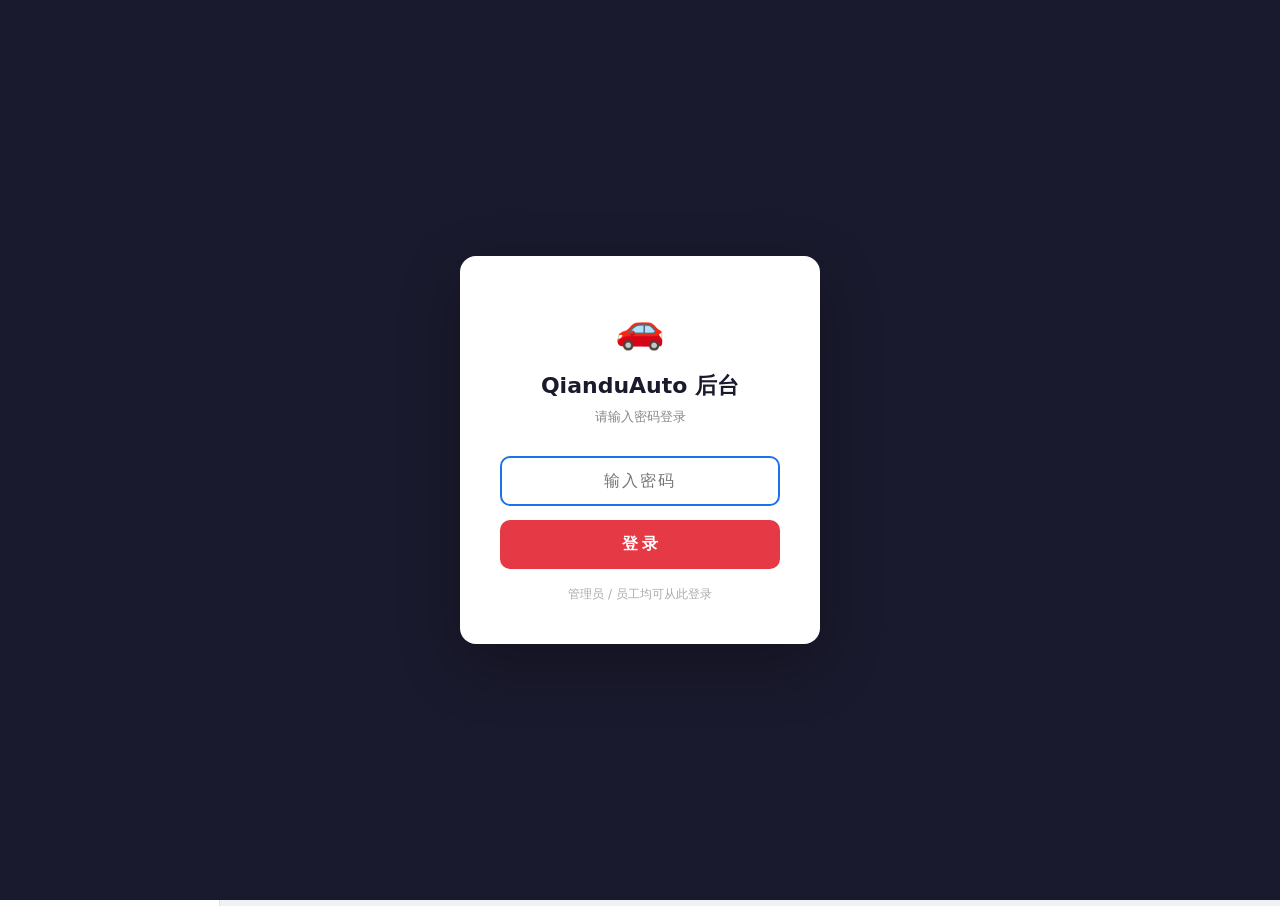
<file: admin.html>
<!DOCTYPE html>
<html lang="zh-CN"><head>
  <meta charset="UTF-8">
  <meta name="viewport" content="width=device-width, initial-scale=1.0">
  <title>QianduAuto 管理后台</title>
  <style>
    * { margin: 0; padding: 0; box-sizing: border-box; }
    body { font-family: 'Segoe UI', system-ui, -apple-system, sans-serif; background: #f0f1f5; color: #1a1a2e; line-height: 1.6; }

    .topbar { background: #1a1a2e; color: #fff; padding: 14px 24px; display: flex; justify-content: space-between; align-items: center; position: sticky; top: 0; z-index: 100; }
    .topbar h1 { font-size: 18px; display: flex; align-items: center; gap: 8px; }
    .topbar .actions { display: flex; gap: 10px; align-items: center; }
    .topbar button { padding: 8px 16px; border: none; border-radius: 6px; font-weight: 600; cursor: pointer; font-size: 13px; }
    .btn-push { background: #1a73e8; color: #fff; }
    .btn-push:hover { background: #1557b0; }
    .btn-preview { background: #34a853; color: #fff; }
    .btn-preview:hover { background: #2d8e47; }
    .btn-logout { background: #e63946; color: #fff; }
    .btn-logout:hover { background: #c62e3a; }
    .role-badge { font-size: 12px; padding: 3px 10px; border-radius: 5px; font-weight: 600; }
    .role-admin { background: #1a73e8; color: #fff; }
    .role-staff { background: #f59e0b; color: #fff; }

    .layout { display: flex; min-height: calc(100vh - 56px); }
    .sidebar { width: 220px; background: #fff; border-right: 1px solid #e0e0e0; flex-shrink: 0; }
    .sidebar-nav { list-style: none; padding: 12px 0; }
    .sidebar-nav li { margin: 2px 8px; }
    .sidebar-nav li a { display: flex; align-items: center; gap: 10px; padding: 11px 14px; text-decoration: none; color: #555; border-radius: 8px; font-size: 14px; font-weight: 500; transition: all .15s; }
    .sidebar-nav li a:hover { background: #f0f4ff; color: #1a73e8; }
    .sidebar-nav li a.active { background: #1a73e8; color: #fff; }
    .sidebar-nav li a .icon { width: 20px; text-align: center; font-size: 16px; }

    .main { flex: 1; padding: 28px 32px; overflow-y: auto; max-width: 1100px; }
    .page { display: none; }
    .page.active { display: block; }
    .page-header { margin-bottom: 24px; }
    .page-header h2 { font-size: 22px; margin-bottom: 4px; }
    .page-header p { color: #888; font-size: 14px; }

    .stats-row { display: grid; grid-template-columns: repeat(4, 1fr); gap: 16px; margin-bottom: 28px; }
    .stat-card { background: #fff; border-radius: 10px; padding: 20px; box-shadow: 0 2px 8px rgba(0,0,0,0.05); }
    .stat-card .num { font-size: 30px; font-weight: 800; }
    .stat-card .label { font-size: 13px; color: #888; margin-top: 2px; }
    .stat-card.c1 .num { color: #e63946; }
    .stat-card.c2 .num { color: #999; }
    .stat-card.c3 .num { color: #2a9d8f; }
    .stat-card.c4 .num { color: #457b9d; }

    .car-list { display: flex; flex-direction: column; gap: 10px; }
    .car-row { background: #fff; border-radius: 10px; padding: 14px 20px; display: flex; align-items: center; gap: 16px; box-shadow: 0 2px 6px rgba(0,0,0,0.04); }
    .car-row img { width: 80px; height: 56px; object-fit: cover; border-radius: 6px; background: #eee; }
    .car-row .info { flex: 1; min-width: 0; }
    .car-row .info .name { font-weight: 700; font-size: 15px; white-space: nowrap; overflow: hidden; text-overflow: ellipsis; }
    .car-row .info .sub { font-size: 12px; color: #888; }
    .car-row .price { font-weight: 700; color: #e63946; font-size: 17px; min-width: 90px; text-align: right; }
    .status-tag { padding: 3px 10px; border-radius: 5px; font-size: 12px; font-weight: 600; color: #fff; }
    .tag-sale { background: #e63946; } .tag-sold { background: #999; } .tag-premium { background: #f59e0b; }
    .ops { display: flex; gap: 6px; }
    .ops button { padding: 6px 12px; border: 1px solid #ddd; border-radius: 6px; background: #fff; cursor: pointer; font-size: 13px; font-weight: 600; }
    .ops .edit:hover { border-color: #457b9d; color: #457b9d; }
    .ops .del:hover { border-color: #e63946; color: #e63946; }

    .form-group { margin-bottom: 16px; }
    .form-group label { display: block; font-weight: 600; font-size: 13px; margin-bottom: 6px; color: #333; }
    .form-group input, .form-group select, .form-group textarea {
      width: 100%; padding: 10px 12px; border: 1px solid #ddd; border-radius: 8px;
      font-size: 14px; transition: border .15s;
    }
    .form-group input:focus, .form-group select:focus, .form-group textarea:focus { border-color: #1a73e8; outline: none; }
    .form-group textarea { resize: vertical; min-height: 80px; }
    .form-row { display: grid; grid-template-columns: 1fr 1fr; gap: 16px; }
    .form-row-3 { display: grid; grid-template-columns: 1fr 1fr 1fr; gap: 16px; }

    .editor-section { background: #fff; border-radius: 12px; padding: 24px; margin-bottom: 20px; box-shadow: 0 2px 8px rgba(0,0,0,0.04); }
    .editor-section h3 { font-size: 17px; margin-bottom: 16px; padding-bottom: 10px; border-bottom: 1px solid #eee; display: flex; align-items: center; gap: 8px; }

    .svc-edit-grid { display: grid; grid-template-columns: 1fr 1fr; gap: 16px; }
    .svc-edit-item { background: #f8f9fa; border-radius: 10px; padding: 16px; border: 1px solid #eee; }
    .svc-edit-item h4 { font-size: 14px; margin-bottom: 10px; color: #1a73e8; }

    .step-edit-grid { display: grid; grid-template-columns: 1fr 1fr 1fr 1fr; gap: 14px; }
    .step-edit-item { background: #f8f9fa; border-radius: 10px; padding: 16px; border: 1px solid #eee; text-align: center; }
    .step-num { width: 36px; height: 36px; background: #1a73e8; color: #fff; border-radius: 50%; display: inline-flex; align-items: center; justify-content: center; font-weight: 800; font-size: 14px; margin-bottom: 10px; }

    .stats-edit-grid { display: grid; grid-template-columns: 1fr 1fr 1fr 1fr; gap: 14px; }
    .stats-edit-item { background: #f8f9fa; border-radius: 10px; padding: 16px; border: 1px solid #eee; text-align: center; }

    .btn-primary { background: #e63946; color: #fff; padding: 10px 20px; border: none; border-radius: 8px; font-weight: 600; cursor: pointer; font-size: 14px; }
    .btn-primary:hover { background: #c62e3a; }
    .btn-secondary { background: #eee; color: #555; padding: 10px 20px; border: none; border-radius: 8px; font-weight: 600; cursor: pointer; font-size: 14px; }
    .btn-sm { padding: 7px 14px; font-size: 13px; border-radius: 6px; }
    .btn-add-car { background: #e63946; color: #fff; padding: 10px 20px; border: none; border-radius: 8px; font-weight: 600; cursor: pointer; font-size: 14px; margin-bottom: 16px; }
    .btn-add-car:hover { background: #c62e3a; }

    .modal-overlay { display: none; position: fixed; inset: 0; background: rgba(0,0,0,0.5); z-index: 999; justify-content: center; align-items: flex-start; padding: 40px 20px; overflow-y: auto; }
    .modal-overlay.show { display: flex; }
    .modal { background: #fff; border-radius: 14px; padding: 28px; width: 100%; max-width: 560px; }
    .modal h2 { margin-bottom: 20px; font-size: 20px; }
    .modal-actions { display: flex; gap: 12px; margin-top: 20px; }
    .modal-actions button { flex: 1; padding: 11px; border: none; border-radius: 8px; font-weight: 600; font-size: 15px; cursor: pointer; }
    .btn-save { background: #e63946; color: #fff; }
    .btn-cancel { background: #eee; color: #555; }

    .toast { position: fixed; bottom: 24px; right: 24px; background: #333; color: #fff; padding: 12px 24px; border-radius: 8px; font-size: 14px; opacity: 0; transform: translateY(20px); transition: all .3s; z-index: 2000; }
    .toast.show { opacity: 1; transform: translateY(0); }
    .toast.error { background: #e63946; }
    .toast.success { background: #2a9d8f; }

    .empty-msg { text-align: center; padding: 50px; color: #999; }

    /* ===== 图片上传区域 ===== */
    .image-upload-zone {
      border: 2px dashed #ccc; border-radius: 10px; padding: 24px; text-align: center;
      cursor: pointer; transition: all 0.2s; background: #fafbfc; min-height: 120px;
      display: flex; flex-direction: column; align-items: center; justify-content: center; position: relative;
    }
    .image-upload-zone:hover, .image-upload-zone.drag-over { border-color: #1a73e8; background: #f0f4ff; }
    .image-upload-zone.has-image { border-style: solid; border-color: #2a9d8f; background: #f0fdf6; padding: 8px; }
    .image-upload-zone .upload-icon { font-size: 36px; margin-bottom: 8px; color: #999; }
    .image-upload-zone .upload-text { font-size: 14px; color: #666; line-height: 1.5; }
    .image-upload-zone .upload-hint { font-size: 12px; color: #999; margin-top: 4px; }
    .image-upload-zone img.preview-img { max-width: 100%; max-height: 180px; border-radius: 8px; object-fit: contain; }
    .image-upload-zone .preview-actions { margin-top: 8px; display: flex; gap: 8px; }
    .image-upload-zone .preview-actions button { padding: 4px 12px; border: 1px solid #ddd; border-radius: 6px; background: #fff; font-size: 12px; cursor: pointer; font-weight: 600; }
    .image-upload-zone .preview-actions .btn-replace:hover { border-color: #1a73e8; color: #1a73e8; }
    .image-upload-zone .preview-actions .btn-remove:hover { border-color: #e63946; color: #e63946; }
    .image-upload-zone .preview-info { font-size: 11px; color: #2a9d8f; margin-top: 4px; }
    .image-upload-zone input[type=file] { display: none; }

    /* ===== 推送日志 ===== */
    .push-log { background: #1a1a2e; color: #a0f0a0; font-family: 'Consolas', 'Courier New', monospace; font-size: 12px; border-radius: 8px; padding: 14px 18px; margin-top: 12px; max-height: 250px; overflow-y: auto; display: none; line-height: 1.8; }
    .push-log.show { display: block; }
    .push-log .log-info { color: #88c8ff; }
    .push-log .log-warn { color: #f0c040; }
    .push-log .log-error { color: #ff6b6b; }
    .push-log .log-success { color: #6bff6b; }

    /* ===== 登录页 ===== */
    .login-overlay {
      position: fixed; inset: 0; background: #1a1a2e;
      display: flex; align-items: center; justify-content: center;
      z-index: 9999; flex-direction: column;
    }
    .login-overlay.hidden { display: none; }
    .login-box {
      background: #fff; border-radius: 16px; padding: 40px;
      width: 360px; max-width: 90vw; text-align: center;
      box-shadow: 0 20px 60px rgba(0,0,0,0.3);
    }
    .login-box .logo { font-size: 40px; margin-bottom: 8px; }
    .login-box h1 { font-size: 22px; margin-bottom: 4px; color: #1a1a2e; }
    .login-box .subtitle { font-size: 13px; color: #888; margin-bottom: 28px; }
    .login-box input {
      width: 100%; padding: 14px 16px; border: 2px solid #e0e0e0; border-radius: 10px;
      font-size: 16px; margin-bottom: 14px; transition: border .2s; text-align: center;
      letter-spacing: 2px;
    }
    .login-box input:focus { border-color: #1a73e8; outline: none; }
    .login-box .btn-login {
      width: 100%; padding: 14px; background: #e63946; color: #fff; border: none;
      border-radius: 10px; font-size: 16px; font-weight: 700; cursor: pointer; transition: background .2s;
    }
    .login-box .btn-login:hover { background: #c62e3a; }
    .login-box .login-hint { font-size: 12px; color: #aaa; margin-top: 16px; }
    .login-error { color: #e63946; font-size: 13px; margin-bottom: 10px; display: none; }
    .login-error.show { display: block; }

    /* ===== 员工提示横幅 ===== */
    .staff-notice {
      background: #fff3cd; color: #856404; padding: 10px 24px; text-align: center;
      font-size: 13px; font-weight: 600; display: none;
    }
    .staff-notice.show { display: block; }

    @media (max-width: 900px) {
      .svc-edit-grid, .step-edit-grid, .stats-edit-grid { grid-template-columns: 1fr; }
      .form-row, .form-row-3 { grid-template-columns: 1fr; }
      .stats-row { grid-template-columns: 1fr 1fr; }
      .sidebar { display: none; }
    }
  </style>
</head>
<body>

<!-- ===== 登录页 ===== -->
<div class="login-overlay" id="loginOverlay">
  <div class="login-box">
    <div class="logo">🚗</div>
    <h1>QianduAuto 后台</h1>
    <p class="subtitle">请输入密码登录</p>
    <div class="login-error" id="loginError">密码错误，请重试</div>
    <input type="password" id="loginPassword" placeholder="输入密码" onkeydown="if(event.key==='Enter')doLogin()">
    <button class="btn-login" onclick="doLogin()">登 录</button>
    <div class="login-hint">管理员 / 员工均可从此登录</div>
  </div>
</div>

<!-- ===== 员工提示横幅 ===== -->
<div class="staff-notice" id="staffNotice">
  ⚠️ 员工模式：只能添加/编辑车辆，修改后请联系管理员点击「上线」推送
</div>

<!-- 顶栏 -->
<div class="topbar">
  <h1>🚗 QianduAuto <span style="font-weight:400;font-size:14px;color:#aaa;">管理后台</span></h1>
  <div class="actions">
    <span class="role-badge role-admin" id="roleBadge" style="display: none;">🔑 管理员</span>
    <button class="btn-preview" onclick="window.open('/','_blank')">👁 预览网站</button>
    <button class="btn-push" id="pushBtn" onclick="pushAllToGitHub()" style="display: none;" disabled="">推送中...</button>
    <button class="btn-logout" onclick="doLogout()">退出</button>
  </div>
</div>

<div class="layout">
  <aside class="sidebar">
    <ul class="sidebar-nav" id="sidebarNav">
      <li><a href="#" class="active" data-page="dashboard" onclick="switchPage('dashboard',this)" data-admin="1"><span class="icon">📊</span> Dashboard</a></li>
      <li><a href="#" data-page="vehicles" onclick="switchPage('vehicles',this)" class=""><span class="icon">🚗</span> 车辆管理</a></li>
      <li><a href="#" data-page="hero" onclick="switchPage('hero',this)" data-admin="1" class=""><span class="icon">🎯</span> 首页横幅</a></li>
      <li><a href="#" data-page="services" onclick="switchPage('services',this)" data-admin="1"><span class="icon">⚙️</span> 服务介绍</a></li>
      <li><a href="#" data-page="process" onclick="switchPage('process',this)" data-admin="1"><span class="icon">📋</span> 流程步骤</a></li>
      <li><a href="#" data-page="about" onclick="switchPage('about',this)" data-admin="1"><span class="icon">🏢</span> 关于我们</a></li>
      <li><a href="#" data-page="contact" onclick="switchPage('contact',this)" data-admin="1"><span class="icon">📞</span> 联系方式</a></li>
      <li><a href="#" data-page="footer" onclick="switchPage('footer',this)" data-admin="1"><span class="icon">📝</span> 页脚信息</a></li>
    </ul>
  </aside>

  <main class="main">

    <!-- Dashboard -->
    <div class="page active" id="page-dashboard">
      <div class="page-header">
        <h2>Dashboard</h2>
        <p>网站概览与快速操作</p>
      </div>
      <div class="stats-row">
        <div class="stat-card c1"><div class="num" id="d-total">13</div><div class="label">总车辆数</div></div>
        <div class="stat-card c2"><div class="num" id="d-sold">0</div><div class="label">已售出</div></div>
        <div class="stat-card c3"><div class="num" id="d-ev">2</div><div class="label">新能源 EV</div></div>
        <div class="stat-card c4"><div class="num" id="d-ice">11</div><div class="label">燃油车 ICE</div></div>
      </div>
      <div class="editor-section">
        <h3>🚀 快速上线</h3>
        <p style="color:#666;margin-bottom:16px;font-size:14px;">修改完任何内容后，点击此按钮将所有更改（含图片）推送到线上网站。</p>
        <button class="btn-primary" onclick="pushAllToGitHub()">🚀 推送所有更改到 GitHub Pages</button>
        <button class="btn-secondary" style="margin-left:10px;" onclick="saveAllLocal()">💾 仅保存本地（不推送）</button>
        <button class="btn-secondary" style="margin-left:10px;background:#fff3cd;color:#856404;border:1px solid #ffc107;" onclick="deployFixOnly()">🔧 部署修复（仅更新后台代码，不动车辆数据）</button>
        <div class="push-log" id="pushLog"></div>
      </div>
    </div>

    <!-- 车辆管理 -->
    <div class="page" id="page-vehicles">
      <div class="page-header">
        <h2>🚗 车辆库存管理</h2>
        <p>添加、编辑、删除在售车辆。直接拖入照片即可，无需手动上传。</p>
      </div>
      <button class="btn-add-car" onclick="openCarModal()">+ 添加车辆</button>
      <div class="car-list" id="carList"></div>
    </div>

    <!-- Hero -->
    <div class="page" id="page-hero">
      <div class="page-header"><h2>🎯 首页横幅设置</h2><p>Hero 区域的标题、描述、统计数据</p></div>
      <div class="editor-section">
        <h3>主标题 &amp; 描述</h3>
        <div class="form-group"><label>标语 Badge</label><input type="text" id="hero-badge" placeholder="Premium Used Car Export"></div>
        <div class="form-group"><label>主标题第1行</label><input type="text" id="hero-title1" placeholder="Quality Vehicles,"></div>
        <div class="form-group"><label>主标题第2行（高亮色）</label><input type="text" id="hero-title2" placeholder="Global Delivery"></div>
        <div class="form-group"><label>描述文字</label><textarea id="hero-desc" rows="3" placeholder="Trusted exporter of pre-owned vehicles..."></textarea></div>
        <div class="form-row">
          <div class="form-group"><label>按钮1文字</label><input type="text" id="hero-btn1" placeholder="Browse Inventory"></div>
          <div class="form-group"><label>按钮2文字</label><input type="text" id="hero-btn2" placeholder="Contact Us"></div>
        </div>
      </div>
      <div class="editor-section">
        <h3>📊 统计数字（首页右侧展示）</h3>
        <div class="stats-edit-grid">
          <div class="stats-edit-item"><label style="font-size:12px;color:#888;">数据1</label><input type="number" id="stat1-num" style="width:100%;text-align:center;font-size:20px;font-weight:800;border:none;background:none;padding:4px;"><input type="text" id="stat1-label" style="width:100%;text-align:center;font-size:12px;border:1px solid #ddd;border-radius:6px;padding:4px;margin-top:4px;" placeholder="Vehicles Exported"></div>
          <div class="stats-edit-item"><label style="font-size:12px;color:#888;">数据2</label><input type="number" id="stat2-num" style="width:100%;text-align:center;font-size:20px;font-weight:800;border:none;background:none;padding:4px;"><input type="text" id="stat2-label" style="width:100%;text-align:center;font-size:12px;border:1px solid #ddd;border-radius:6px;padding:4px;margin-top:4px;" placeholder="Countries Served"></div>
          <div class="stats-edit-item"><label style="font-size:12px;color:#888;">数据3</label><input type="number" id="stat3-num" style="width:100%;text-align:center;font-size:20px;font-weight:800;border:none;background:none;padding:4px;"><input type="text" id="stat3-label" style="width:100%;text-align:center;font-size:12px;border:1px solid #ddd;border-radius:6px;padding:4px;margin-top:4px;" placeholder="Years Experience"></div>
          <div class="stats-edit-item"><label style="font-size:12px;color:#888;">数据4</label><input type="number" id="stat4-num" style="width:100%;text-align:center;font-size:20px;font-weight:800;border:none;background:none;padding:4px;"><input type="text" id="stat4-label" style="width:100%;text-align:center;font-size:12px;border:1px solid #ddd;border-radius:6px;padding:4px;margin-top:4px;" placeholder="Client Satisfaction %"></div>
        </div>
      </div>
    </div>

    <!-- 服务介绍 -->
    <div class="page" id="page-services">
      <div class="page-header"><h2>⚙️ 服务介绍</h2><p>编辑6项服务卡片的内容</p></div>
      <div class="editor-section">
        <h3>区域标题</h3>
        <div class="form-row">
          <div class="form-group"><label>标签</label><input type="text" id="svc-tag" placeholder="What We Offer"></div>
          <div class="form-group"><label>标题</label><input type="text" id="svc-title" placeholder="End-to-End Export Services"></div>
        </div>
        <div class="form-group"><label>副标题描述</label><input type="text" id="svc-desc" placeholder="From vehicle sourcing to door-to-door delivery..."></div>
      </div>
      <div class="editor-section">
        <h3>服务卡片（共6个）</h3>
        <div class="svc-edit-grid" id="svcGrid"></div>
      </div>
    </div>

    <!-- 流程步骤 -->
    <div class="page" id="page-process">
      <div class="page-header"><h2>📋 流程步骤</h2><p>编辑"How It Works"的4个步骤</p></div>
      <div class="editor-section">
        <h3>区域标题</h3>
        <div class="form-row">
          <div class="form-group"><label>标签</label><input type="text" id="proc-tag" placeholder="Simple Process"></div>
          <div class="form-group"><label>标题</label><input type="text" id="proc-title" placeholder="How It Works"></div>
        </div>
        <div class="form-group"><label>副标题</label><input type="text" id="proc-desc" placeholder="Four simple steps..."></div>
      </div>
      <div class="editor-section">
        <h3>4个步骤</h3>
        <div class="step-edit-grid" id="stepGrid"></div>
      </div>
    </div>

    <!-- 关于我们 -->
    <div class="page" id="page-about">
      <div class="page-header"><h2>🏢 关于我们</h2><p>公司简介和特色亮点</p></div>
      <div class="editor-section">
        <h3>区域标题</h3>
        <div class="form-group"><label>标签</label><input type="text" id="about-tag" placeholder="About Us"></div>
        <div class="form-group"><label>大标题</label><input type="text" id="about-title" placeholder="Your Trusted Partner in Used Car Export"></div>
      </div>
      <div class="editor-section">
        <h3>公司介绍段落</h3>
        <div class="form-group"><label>第1段</label><textarea id="about-p1" rows="3" placeholder="With over 8 years in the automotive export industry..."></textarea></div>
        <div class="form-group"><label>第2段</label><textarea id="about-p2" rows="3" placeholder="Our team conducts rigorous quality checks..."></textarea></div>
      </div>
      <div class="editor-section">
        <h3>特色亮点（4项）</h3>
        <div class="form-row-3">
          <div class="form-group"><label>亮点1</label><input type="text" id="about-f1" placeholder="Licensed &amp; Compliant"></div>
          <div class="form-group"><label>亮点2</label><input type="text" id="about-f2" placeholder="500+ Vehicles Exported"></div>
          <div class="form-group"><label>亮点3</label><input type="text" id="about-f3" placeholder="Global Shipping Network"></div>
        </div>
        <div class="form-group"><label>亮点4</label><input type="text" id="about-f4" placeholder="Dedicated Account Manager"></div>
      </div>
    </div>

    <!-- 联系方式 -->
    <div class="page" id="page-contact">
      <div class="page-header"><h2>📞 联系方式</h2><p>联系信息和表单设置</p></div>
      <div class="editor-section">
        <h3>区域标题</h3>
        <div class="form-group"><label>标签</label><input type="text" id="contact-tag" placeholder="Get In Touch"></div>
        <div class="form-group"><label>大标题</label><input type="text" id="contact-title" placeholder="Ready to Import? Let's Talk."></div>
        <div class="form-group"><label>副标题</label><input type="text" id="contact-subtitle" placeholder="Tell us what you're looking for..."></div>
      </div>
      <div class="editor-section">
        <h3>📧 联系信息</h3>
        <div class="form-group"><label>📭 邮箱</label><input type="email" id="contact-email" placeholder="jw156890@outlook.com"></div>
        <div class="form-group"><label>📍 地址</label><input type="text" id="contact-address" placeholder="Guangzhou, China"></div>
        <div class="form-group"><label>📱 电话</label><input type="text" id="contact-phone" placeholder="+86 159 9692 4305"></div>
        <div class="form-group"><label>🕐 回复时间提示</label><input type="text" id="contact-response" placeholder="We'll respond within 24 hours."></div>
      </div>
    </div>

    <!-- 页脚 -->
    <div class="page" id="page-footer">
      <div class="page-header"><h2>📝 页脚信息</h2><p>Footer 的品牌描述和版权</p></div>
      <div class="editor-section">
        <h3>品牌描述</h3>
        <div class="form-group"><label>品牌介绍文字</label><textarea id="footer-brand-text" rows="2" placeholder="Professional used car export service from China to the world..."></textarea></div>
      </div>
      <div class="editor-section">
        <h3>底部版权</h3>
        <div class="form-group"><label>版权文字</label><input type="text" id="footer-copyright" placeholder="© 2026 Qiandu Auto. All rights reserved."></div>
      </div>
    </div>

  </main>
</div>

<!-- ===== 车辆弹窗 ===== -->
<div class="modal-overlay" id="carModal">
  <div class="modal">
    <h2 id="carModalTitle">添加车辆</h2>
    <input type="hidden" id="carEditId" value="">
    <div class="form-group"><label>车型名称 *</label><input type="text" id="cf-model" placeholder="例：Toyota Land Cruiser 2024"></div>
    <div class="form-row">
      <div class="form-group"><label>类型</label><select id="cf-type"><option value="ICE">燃油车 ICE</option><option value="EV">新能源 EV</option><option value="PHEV">插电混动 PHEV</option></select></div>
      <div class="form-group"><label>年份</label><input type="text" id="cf-year" placeholder="2025年04月"></div>
    </div>
    <div class="form-row">
      <div class="form-group"><label>里程（公里）</label><input type="number" id="cf-mileage" placeholder="5000"></div>
      <div class="form-group"><label>价格 USD *</label><input type="number" id="cf-price" placeholder="25000"></div>
    </div>
    <div class="form-row">
      <div class="form-group"><label>发动机/动力</label><input type="text" id="cf-engine" placeholder="自动 / 2.0T 或 纯电 EV"></div>
      <div class="form-group"><label>状态</label><select id="cf-status"><option value="sale">In Stock 在售</option><option value="sold">Sold 已售</option></select></div>
    </div>
    <div class="form-group">
      <label>车辆照片 📷</label>
      <div class="image-upload-zone has-image" id="imageDropZone" onclick="document.getElementById('imageFileInput').click()">
        <div class="upload-placeholder" id="uploadPlaceholder" style="display: none;">
          <div class="upload-icon">🖼️</div>
          <div class="upload-text">拖拽照片到此处<br>或点击选择文件</div>
          <div class="upload-hint">支持 JPG、PNG、WebP，自动压缩</div>
        </div>
        <img class="preview-img" id="imagePreview" style="display: block;" alt="预览" src="[data-uri]">
        <div class="preview-actions" id="previewActions" style="display: flex;">
          <button class="btn-replace" onclick="event.stopPropagation();document.getElementById('imageFileInput').click()">🔄 更换</button>
          <button class="btn-remove" onclick="event.stopPropagation();removeImage()">🗑 删除</button>
        </div>
        <div class="preview-info" id="previewInfo" style="display: block;">720x539 | 88KB | images/toyota-camry-2019-mse934ir.jpg</div>
        <input type="file" id="imageFileInput" accept="image/*" onchange="handleImageSelect(event)" onclick="event.stopPropagation()">
      </div>
    </div>
    <div class="form-row">
      <div class="form-group"><label>颜色</label><input type="text" id="cf-color" placeholder="白色"></div>
      <div class="form-group"><label>标签</label><select id="cf-tag"><option value="In Stock">In Stock</option><option value="Premium">Premium ⭐</option><option value="Best Seller">Best Seller 🔥</option><option value="New Arrival">New Arrival ✨</option></select></div>
    </div>
    <div class="modal-actions">
      <button class="btn-cancel" onclick="closeCarModal()">取消</button>
      <button class="btn-save" onclick="saveCar()">保存</button>
    </div>
  </div>
</div>

<!-- Toast -->
<div class="toast" id="toast"></div>

<script>
// ============================================================
//  QianduAuto 全能管理后台 v3
//  新增：密码登录 + 管理员/员工双角色权限
// ============================================================

var DB_KEY = 'qiandu_admin_data';
var IMG_QUEUE_KEY = 'qiandu_img_queue';
var AUTH_KEY = 'qiandu_auth_role';

// ===== 密码 =====
var ADMIN_PWD = 'Jw156890';
var STAFF_PWD = 'X006521';

// ===== 当前角色 =====
var currentRole = null;  // 'admin' | 'staff'

// ---- 默认数据 ----
var DEFAULTS = {
  cars: [
    { make:"Land Cruiser 2012, 4.0L Auto VX", year:"2014年07月", mileage:"5.2万公里", engine:"自动 / 4L", price:"USD 63,038", tag:"In Stock", image:"images/land-cruiser-2012-1.jpg" },
    { make:"2016 Toyota Land Cruiser 4.0L Auto VX-R", year:"2016年09月", mileage:"11.1万公里", engine:"自动 / 4L", price:"USD 61,738.60", tag:"In Stock", image:"images/land-cruiser-2016-vxr-1.jpg" },
    { make:"2025 Toyota Prado 2.4T Flagship VX 5-Seat", year:"2026年01月", mileage:"0.9万公里", engine:"自动 / 2.4T", price:"USD 75,034", tag:"Premium", image:"images/prado-2025-flagship-vx-1.jpg" },
    { make:"Toyota bZ7 (BoZhi 7) 2025 — EV", year:"2026年04月", mileage:"0.3万公里", engine:"纯电 EV", price:"$28,020", tag:"In Stock", image:"images/toyota-bz7-2025-1.jpg" },
    { make:"BYD Tang L 2025 DM 175KM Drone Player Edition", year:"2025年04月", mileage:"0.32万公里", engine:"自动 / 1.5L PHEV", price:"$27,000", tag:"In Stock", image:"images/byd-tangl-2025-1.png" }
  ],
  hero: { badge:"Premium Used Car Export", title1:"Quality Vehicles,", title2:"Global Delivery", desc:"Trusted exporter of pre-owned vehicles from China to markets worldwide. Every car inspected, certified, and ready for export.", btn1:"Browse Inventory", btn2:"Contact Us",
    stats:[{num:500,label:"Vehicles Exported"},{num:25,label:"Countries Served"},{num:8,label:"Years Experience"},{num:98,label:"Client Satisfaction"}] },
  services: { tag:"What We Offer", title:"End-to-End Export Services", desc:"From vehicle sourcing to door-to-door delivery, we handle every step.",
    items:[
      { title:"Vehicle Sourcing", desc:"Access to a wide network of auctions, dealerships, and direct owners across China." },
      { title:"Quality Inspection", desc:"Comprehensive 180-point inspection by certified mechanics. Detailed reports with photos included." },
      { title:"Shipping & Logistics", desc:"RoRo and container shipping options to major ports worldwide. Full tracking and insurance included." },
      { title:"Documentation", desc:"Complete paperwork handled: export certificates, customs clearance, bill of lading." },
      { title:"After-Sales Support", desc:"Dedicated account manager from inquiry to delivery. Ongoing support for parts and maintenance." },
      { title:"Bulk Orders", desc:"Special pricing for container-load orders. Mix and match different models to save on shipping." }
    ] },
  process: { tag:"Simple Process", title:"How It Works", desc:"Four simple steps to get your vehicle delivered.",
    steps:[{title:"Select & Inquire",desc:"Browse our inventory or tell us your requirements."},{title:"Inspect & Confirm",desc:"Receive detailed inspection report, photos, and video."},{title:"Payment & Documentation",desc:"Secure payment processed. We handle all export documentation."},{title:"Shipping & Delivery",desc:"Vehicle shipped via RoRo or container. Track until arrival."}] },
  about: { tag:"About Us", title:"Your Trusted Partner in Used Car Export", p1:"With over 8 years in the automotive export industry, Qiandu Auto has built a reputation for reliability, quality, and competitive pricing. We connect global buyers with China vast automotive market.",
    p2:"Our team conducts rigorous quality checks on every vehicle, ensures complete documentation, and manages logistics from pickup to port delivery. Whether you need one vehicle or a container load, we deliver.",
    features:["Licensed & Compliant","500+ Vehicles Exported","Global Shipping Network","Dedicated Account Manager"] },
  contact: { tag:"Get In Touch", title:"Ready to Import?<br>Let's Talk.", subtitle:"Tell us what you're looking for and we will find the best options for your market.",
    email:"jw156890@outlook.com", address:"Xuzhou, China", phone:"+86 159 9692 4305 / WhatsApp: +86 159 9692 4305", response:"We'll respond within 24 hours." },
  footer: { brandText:"Professional used car export service from China to the world. Quality vehicles, trusted service, global reach.", copyright:"© 2026 Qiandu Auto. All rights reserved." }
};

// ============================================================
//  登录 / 权限
// ============================================================
function doLogin() {
  var pwd = document.getElementById('loginPassword').value;
  var errEl = document.getElementById('loginError');

  if (pwd === ADMIN_PWD) {
    currentRole = 'admin';
  } else if (pwd === STAFF_PWD) {
    currentRole = 'staff';
  } else {
    errEl.classList.add('show');
    document.getElementById('loginPassword').value = '';
    return;
  }

  sessionStorage.setItem(AUTH_KEY, currentRole);
  document.getElementById('loginOverlay').classList.add('hidden');
  applyRole();
}

function doLogout() {
  sessionStorage.removeItem(AUTH_KEY);
  currentRole = null;
  location.reload();
}

function applyRole() {
  var badge = document.getElementById('roleBadge');
  var pushBtn = document.getElementById('pushBtn');
  var staffNotice = document.getElementById('staffNotice');

  if (currentRole === 'admin') {
    badge.textContent = '🔑 管理员';
    badge.className = 'role-badge role-admin';
    badge.style.display = 'inline-block';
    pushBtn.style.display = 'inline-block';
    staffNotice.classList.remove('show');
    // 显示所有侧边栏菜单
    document.querySelectorAll('#sidebarNav li a').forEach(function(a) { a.parentElement.style.display = ''; });
  } else if (currentRole === 'staff') {
    badge.textContent = '👷 员工';
    badge.className = 'role-badge role-staff';
    badge.style.display = 'inline-block';
    pushBtn.style.display = 'none';
    staffNotice.classList.add('show');
    // 隐藏管理员菜单，只留车辆管理
    document.querySelectorAll('#sidebarNav li a').forEach(function(a) {
      if (a.dataset.admin) { a.parentElement.style.display = 'none'; }
      else { a.parentElement.style.display = ''; }
    });
    // 默认跳到车辆管理
    switchPage('vehicles', document.querySelector('#sidebarNav a[data-page="vehicles"]'));
  }
}

// ============================================================
//  数据加载
// ============================================================
var db;
var currentCarImageData = null;
var currentCarImageName = null;

function loadData() {
  var saved = localStorage.getItem(DB_KEY);
  if (saved) {
    try { db = JSON.parse(saved); } catch(e) { db = JSON.parse(JSON.stringify(DEFAULTS)); }
  } else {
    db = JSON.parse(JSON.stringify(DEFAULTS));
  }
}

function saveData() {
  localStorage.setItem(DB_KEY, JSON.stringify(db));
}

function getImgQueue() {
  var q = localStorage.getItem(IMG_QUEUE_KEY);
  return q ? JSON.parse(q) : {};
}

function saveImgQueue(q) {
  localStorage.setItem(IMG_QUEUE_KEY, JSON.stringify(q));
}

// ============================================================
//  页面切换
// ============================================================
function switchPage(pageName, el) {
  // 员工不能访问管理员页面
  if (currentRole === 'staff') {
    var link = document.querySelector('#sidebarNav a[data-page="'+pageName+'"]');
    if (link && link.dataset.admin) {
      showToast('员工无权访问此页面', 'error');
      return;
    }
  }
  document.querySelectorAll('.page').forEach(function(p){ p.classList.remove('active'); });
  document.querySelectorAll('.sidebar-nav a').forEach(function(a){ a.classList.remove('active'); });
  document.getElementById('page-'+pageName).classList.add('active');
  if(el) el.classList.add('active');
  if(pageName==='dashboard') renderDashboard();
  else if(pageName==='vehicles') renderCars();
  else if(pageName==='hero') renderHero();
  else if(pageName==='services') renderServices();
  else if(pageName==='process') renderProcess();
  else if(pageName==='about') renderAbout();
  else if(pageName==='contact') renderContact();
  else if(pageName==='footer') renderFooter();
}

// ---- Toast ----
function showToast(msg, type) {
  var t = document.getElementById('toast');
  t.textContent = msg;
  t.className = 'toast ' + (type || '');
  t.classList.add('show');
  setTimeout(function(){ t.classList.remove('show'); }, 3000);
}

// ---- 推送日志 ----
function logPush(msg, cls) {
  var el = document.getElementById('pushLog');
  el.classList.add('show');
  el.innerHTML += '<div class="'+(cls||'')+'">'+msg+'</div>';
  el.scrollTop = el.scrollHeight;
}
function clearPushLog() {
  var el = document.getElementById('pushLog');
  el.innerHTML = '';
  el.classList.remove('show');
}

// ============================================================
//  Dashboard
// ============================================================
function renderDashboard() {
  var cars = db.cars || [];
  document.getElementById('d-total').textContent = cars.length;
  document.getElementById('d-sold').textContent = cars.filter(function(c){ return c.tag==='Sold'; }).length;
  document.getElementById('d-ev').textContent = cars.filter(function(c){ return c.engine&&c.engine.indexOf('EV')>=0||c.engine&&c.engine.indexOf('纯电')>=0||c.engine&&c.engine.indexOf('PHEV')>=0; }).length;
  document.getElementById('d-ice').textContent = cars.length - parseInt(document.getElementById('d-ev').textContent);
}

// ============================================================
//  图片处理
// ============================================================
function compressImage(file) {
  return new Promise(function(resolve, reject) {
    var reader = new FileReader();
    reader.onload = function(e) {
      var img = new Image();
      img.onload = function() {
        var canvas = document.createElement('canvas');
        var maxW = 1200;
        var scale = 1;
        if (img.width > maxW) scale = maxW / img.width;
        canvas.width = img.width * scale;
        canvas.height = img.height * scale;
        var ctx = canvas.getContext('2d');
        ctx.drawImage(img, 0, 0, canvas.width, canvas.height);
        var dataUrl = canvas.toDataURL('image/jpeg', 0.75);
        resolve({ dataUrl: dataUrl, width: canvas.width, height: canvas.height, sizeKB: Math.round(dataUrl.length * 3 / 4 / 1024) });
      };
      img.onerror = reject;
      img.src = e.target.result;
    };
    reader.onerror = reject;
    reader.readAsDataURL(file);
  });
}

function generateImageName(modelName) {
  var base = modelName.toLowerCase()
    .replace(/[^a-z0-9]+/g, '-')
    .replace(/^-|-$/g, '')
    .substring(0, 40);
  var ts = Date.now().toString(36);
  return 'images/' + base + '-' + ts + '.jpg';
}

function handleImageSelect(e) {
  var file = e.target.files[0];
  if (!file) return;
  if (file.size > 20 * 1024 * 1024) {
    showToast('文件太大了，请选择 20MB 以内的图片', 'error');
    return;
  }
  processImageFile(file);
}

function processImageFile(file) {
  showToast('正在压缩图片...');
  compressImage(file).then(function(result) {
    currentCarImageData = result.dataUrl;
    var modelName = document.getElementById('cf-model').value || 'car';
    currentCarImageName = generateImageName(modelName);
    var preview = document.getElementById('imagePreview');
    preview.src = result.dataUrl;
    preview.style.display = 'block';
    document.getElementById('uploadPlaceholder').style.display = 'none';
    document.getElementById('previewActions').style.display = 'flex';
    document.getElementById('previewInfo').style.display = 'block';
    document.getElementById('previewInfo').textContent =
      result.width + 'x' + result.height + ' | ' + result.sizeKB + 'KB | ' + currentCarImageName;
    document.getElementById('imageDropZone').classList.add('has-image');
    showToast('图片就绪（' + result.sizeKB + 'KB），保存车辆后' + (currentRole==='staff'?'通知管理员上线':'点火箭上线'), 'success');
  }).catch(function(err) {
    showToast('图片处理失败: ' + err.message, 'error');
  });
}

function removeImage() {
  currentCarImageData = null;
  currentCarImageName = null;
  document.getElementById('imagePreview').style.display = 'none';
  document.getElementById('imagePreview').src = '';
  document.getElementById('uploadPlaceholder').style.display = '';
  document.getElementById('previewActions').style.display = 'none';
  document.getElementById('previewInfo').style.display = 'none';
  document.getElementById('imageDropZone').classList.remove('has-image');
  document.getElementById('imageFileInput').value = '';
}

(function initDropZone() {
  document.addEventListener('DOMContentLoaded', function() {
    var zone = document.getElementById('imageDropZone');
    if (!zone) return;
    zone.addEventListener('dragover', function(e) { e.preventDefault(); e.stopPropagation(); zone.classList.add('drag-over'); });
    zone.addEventListener('dragleave', function(e) { e.preventDefault(); e.stopPropagation(); zone.classList.remove('drag-over'); });
    zone.addEventListener('drop', function(e) {
      e.preventDefault(); e.stopPropagation(); zone.classList.remove('drag-over');
      var files = e.dataTransfer.files;
      if (files.length === 0) return;
      var file = files[0];
      if (!file.type.match(/^image\//)) { showToast('请拖入图片文件（JPG/PNG/WebP）', 'error'); return; }
      processImageFile(file);
    });
  });
})();

// ============================================================
//  车辆管理
// ============================================================
function renderCars() {
  var list = document.getElementById('carList');
  var cars = db.cars || [];
  if(!cars.length){ list.innerHTML='<div class="empty-msg">暂无车辆，点上方按钮添加</div>'; return; }
  list.innerHTML = cars.map(function(c,i){
    return '<div class="car-row">'+
      '<img src="'+(c.image||'')+'" alt="" onerror="this.style.display=\'none\'">'+
      '<div class="info"><div class="name">'+c.make+'</div><div class="sub">'+c.year+' | '+c.mileage+' | '+c.engine+'</div></div>'+
      '<span class="status-tag '+(c.tag==='Premium'?'tag-premium':'tag-sale')+'">'+c.tag+'</span>'+
      '<div class="price">'+c.price+'</div>'+
      '<div class="ops"><button class="edit" onclick="openCarModal('+i+')">编辑</button><button class="del" onclick="deleteCar('+i+')">删除</button></div>'+
    '</div>';
  }).join('');
}

function openCarModal(idx) {
  var m = document.getElementById('carModal'); m.classList.add('show');
  removeImage();
  if(idx!==undefined){
    var c=db.cars[idx];
    document.getElementById('carModalTitle').textContent='编辑车辆';
    document.getElementById('carEditId').value=idx;
    document.getElementById('cf-model').value=c.make;
    document.getElementById('cf-year').value=c.year;
    document.getElementById('cf-mileage').value=parseInt(c.mileage)||0;
    document.getElementById('cf-price').value=c.price.replace(/[^0-9.]/g,'');
    document.getElementById('cf-engine').value=c.engine;
    document.getElementById('cf-tag').value=c.tag;
    document.getElementById('cf-status').value=c.tag==='Sold'?'sold':'sale';
    document.getElementById('cf-color').value=c.color||'';
    if (c.image && c.image.startsWith('images/')) {
      var queue = getImgQueue();
      if (queue[c.image]) {
        currentCarImageData = queue[c.image];
        currentCarImageName = c.image;
        showImagePreview(currentCarImageData, currentCarImageName);
      } else {
        var preview = document.getElementById('imagePreview');
        preview.src = '/' + c.image;
        preview.style.display = 'block';
        document.getElementById('uploadPlaceholder').style.display = 'none';
        document.getElementById('previewActions').style.display = 'flex';
        document.getElementById('previewInfo').style.display = 'block';
        document.getElementById('previewInfo').textContent = '线上图片: ' + c.image;
        document.getElementById('imageDropZone').classList.add('has-image');
        currentCarImageName = c.image;
      }
    }
  }else{
    document.getElementById('carModalTitle').textContent='添加车辆';
    document.getElementById('carEditId').value='';
    ['cf-model','cf-year','cf-mileage','cf-price','cf-engine','cf-color'].forEach(function(id){document.getElementById(id).value='';});
    document.getElementById('cf-type').value='ICE'; document.getElementById('cf-tag').value='In Stock'; document.getElementById('cf-status').value='sale';
  }
}
function closeCarModal(){ document.getElementById('carModal').classList.remove('show'); }

function showImagePreview(dataUrl, name) {
  var preview = document.getElementById('imagePreview');
  preview.src = dataUrl;
  preview.style.display = 'block';
  document.getElementById('uploadPlaceholder').style.display = 'none';
  document.getElementById('previewActions').style.display = 'flex';
  document.getElementById('previewInfo').style.display = 'block';
  document.getElementById('previewInfo').textContent = name || '';
  document.getElementById('imageDropZone').classList.add('has-image');
}

function saveCar(){
  var idx=document.getElementById('carEditId').value;
  var mileage=parseInt(document.getElementById('cf-mileage').value)||0;
  var mDisplay=mileage>=10000?(mileage/10000).toFixed(1)+'万公里':mileage+'公里';
  var price=document.getElementById('cf-price').value;
  var imagePath;
  if (currentCarImageData) {
    if (!currentCarImageName) {
      var modelName = document.getElementById('cf-model').value || 'car';
      currentCarImageName = generateImageName(modelName);
    }
    imagePath = currentCarImageName;
    var queue = getImgQueue();
    queue[currentCarImageName] = currentCarImageData;
    saveImgQueue(queue);
  } else {
    imagePath = (idx!=='' && db.cars[parseInt(idx)]) ? db.cars[parseInt(idx)].image : '';
  }
  var car={
    make:document.getElementById('cf-model').value,
    year:document.getElementById('cf-year').value,
    mileage:mDisplay,
    engine:document.getElementById('cf-engine').value,
    price:'$'+Number(price).toLocaleString(),
    tag:document.getElementById('cf-tag').value,
    image:imagePath,
    color:document.getElementById('cf-color').value||''
  };
  if(idx!==''){db.cars[parseInt(idx)]=car;}else{db.cars.push(car);}
  saveData();renderCars();closeCarModal();

  if (currentCarImageData) {
    if (currentRole === 'staff') {
      showToast('车辆已保存！图片已暂存，待管理员上线推送后网站可见', 'success');
    } else {
      showToast('车辆已保存，图片将在推送时自动上传', 'success');
    }
  } else {
    showToast('已保存到本地');
  }
}

function deleteCar(idx){
  if(confirm('确定删除 '+db.cars[idx].make+' ？')){db.cars.splice(idx,1);saveData();renderCars();}
}

// ============================================================
//  Hero 编辑
// ============================================================
function renderHero(){
  var h=db.hero;
  document.getElementById('hero-badge').value=h.badge||'';
  document.getElementById('hero-title1').value=h.title1||'';
  document.getElementById('hero-title2').value=h.title2||'';
  document.getElementById('hero-desc').value=h.desc||'';
  document.getElementById('hero-btn1').value=h.btn1||'';
  document.getElementById('hero-btn2').value=h.btn2||'';
  if(h.stats){
    for(var i=1;i<=4;i++){document.getElementById('stat'+i+'-num').value=(h.stats[i-1]&&h.stats[i-1].num)||'';document.getElementById('stat'+i+'-label').value=(h.stats[i-1]&&h.stats[i-1].label)||'';}
  }
}
function saveHero(){
  db.hero={
    badge:document.getElementById('hero-badge').value,
    title1:document.getElementById('hero-title1').value,
    title2:document.getElementById('hero-title2').value,
    desc:document.getElementById('hero-desc').value,
    btn1:document.getElementById('hero-btn1').value,
    btn2:document.getElementById('hero-btn2').value,
    stats:[
      {num:parseInt(document.getElementById('stat1-num').value)||0,label:document.getElementById('stat1-label').value},
      {num:parseInt(document.getElementById('stat2-num').value)||0,label:document.getElementById('stat2-label').value},
      {num:parseInt(document.getElementById('stat3-num').value)||0,label:document.getElementById('stat3-label').value},
      {num:parseInt(document.getElementById('stat4-num').value)||0,label:document.getElementById('stat4-label').value}
    ]
  };
  saveData();
}

function renderServices(){
  var s=db.services;
  document.getElementById('svc-tag').value=s.tag||'';
  document.getElementById('svc-title').value=s.title||'';
  document.getElementById('svc-desc').value=s.desc||'';
  var g=document.getElementById('svcGrid');
  g.innerHTML=(s.items||[]).map(function(item,i){
    return '<div class="svc-edit-item"><h4>服务 '+(i+1)+'</h4><div class="form-group"><label>标题</label><input type="text" data-svc-i="'+i+'" data-field="title" value="'+item.title+'"></div><div class="form-group"><label>描述</label><textarea data-svc-i="'+i+'" data-field="desc" rows="3">'+item.desc+'</textarea></div></div>';
  }).join('');
}
function saveServices(){
  db.services={tag:document.getElementById('svc-tag').value,title:document.getElementById('svc-title').value,desc:document.getElementById('svc-desc').value,items:[]};
  document.querySelectorAll('#svcGrid .svc-edit-item').forEach(function(el){
    db.services.items.push({title:el.querySelector('[data-field="title"]').value,desc:el.querySelector('[data-field="desc"]').value});
  });
  saveData();
}

function renderProcess(){
  var p=db.process;
  document.getElementById('proc-tag').value=p.tag||'';
  document.getElementById('proc-title').value=p.title||'';
  document.getElementById('proc-desc').value=p.desc||'';
  var g=document.getElementById('stepGrid');
  g.innerHTML=(p.steps||[]).map(function(step,i){
    return '<div class="step-edit-item"><div class="step-num">0'+(i+1)+'</div><div class="form-group"><label>标题</label><input type="text" data-step-i="'+i+'" data-field="title" value="'+step.title+'"></div><div class="form-group"><label>描述</label><textarea data-step-i="'+i+'" data-field="desc" rows="2">'+step.desc+'</textarea></div></div>';
  }).join('');
}
function saveProcess(){
  db.process={tag:document.getElementById('proc-tag').value,title:document.getElementById('proc-title').value,desc:document.getElementById('proc-desc').value,steps:[]};
  document.querySelectorAll('#stepGrid .step-edit-item').forEach(function(el){
    db.process.steps.push({title:el.querySelector('[data-field="title"]').value,desc:el.querySelector('[data-field="desc"]').value});
  });
  saveData();
}

function renderAbout(){
  var a=db.about;
  document.getElementById('about-tag').value=a.tag||'';
  document.getElementById('about-title').value=a.title||'';
  document.getElementById('about-p1').value=a.p1||'';
  document.getElementById('about-p2').value=a.p2||'';
  document.getElementById('about-f1').value=(a.features&&a.features[0])||'';
  document.getElementById('about-f2').value=(a.features&&a.features[1])||'';
  document.getElementById('about-f3').value=(a.features&&a.features[2])||'';
  document.getElementById('about-f4').value=(a.features&&a.features[3])||'';
}
function saveAbout(){
  db.about={tag:document.getElementById('about-tag').value,title:document.getElementById('about-title').value,p1:document.getElementById('about-p1').value,p2:document.getElementById('about-p2').value,features:[
    document.getElementById('about-f1').value,document.getElementById('about-f2').value,document.getElementById('about-f3').value,document.getElementById('about-f4').value
  ]};
  saveData();
}

function renderContact(){
  var c=db.contact;
  document.getElementById('contact-tag').value=c.tag||'';
  document.getElementById('contact-title').value=c.title||'';
  document.getElementById('contact-subtitle').value=c.subtitle||'';
  document.getElementById('contact-email').value=c.email||'';
  document.getElementById('contact-address').value=c.address||'';
  document.getElementById('contact-phone').value=c.phone||'';
  document.getElementById('contact-response').value=c.response||'';
}
function saveContact(){
  db.contact={tag:document.getElementById('contact-tag').value,title:document.getElementById('contact-title').value,subtitle:document.getElementById('contact-subtitle').value,email:document.getElementById('contact-email').value,address:document.getElementById('contact-address').value,phone:document.getElementById('contact-phone').value,response:document.getElementById('contact-response').value};
  saveData();
}

function renderFooter(){
  var f=db.footer;
  document.getElementById('footer-brand-text').value=f.brandText||'';
  document.getElementById('footer-copyright').value=f.copyright||'';
}
function saveFooter(){
  db.footer={brandText:document.getElementById('footer-brand-text').value,copyright:document.getElementById('footer-copyright').value};
  saveData();
}

function saveAllLocal(){
  saveHero();saveServices();saveProcess();saveAbout();saveContact();saveFooter();
  showToast('所有内容已保存到本地浏览器');
}

// ============================================================
//  一键推送到 GitHub Pages（含图片上传）
// ============================================================
var GITHUB_API='https://api.github.com';
var GITHUB_REPO='qianducar/Repository';
var GITHUB_BRANCH='main';

function getGHToken(){return localStorage.getItem('qiandu_gh_token')||'';}
function setGHToken(t){localStorage.setItem('qiandu_gh_token',t);}

function ensureToken(){
  var t=getGHToken();
  if(t)return t;
  t=prompt('请输入 GitHub Personal Access Token：\n\n去 https://github.com/settings/tokens\n-> Generate new token (classic)\n勾选 repo 权限\n\n（仅首次需要，之后会自动记住）','');
  if(!t){alert('需要 Token 才能推送');return null;}
  setGHToken(t);return t;
}

async function pushAllToGitHub(){
  // 员工不能推送
  if (currentRole !== 'admin') {
    showToast('只有管理员才能推送上线', 'error');
    return;
  }
  saveAllLocal();
  clearPushLog();
  var token=ensureToken();if(!token)return;
  var btn=document.querySelector('.btn-push');var orig=btn.textContent;
  btn.textContent='推送中...';btn.disabled=true;
  try{
    var queue = getImgQueue();
    var imgNames = Object.keys(queue);
    if (imgNames.length > 0) {
      logPush('发现 ' + imgNames.length + ' 张图片待上传...', 'log-info');
      var uploaded = 0;
      for (var i = 0; i < imgNames.length; i++) {
        var name = imgNames[i];
        try {
          logPush('  上传: ' + name + ' ...', '');
          await pushImage(name, queue[name], token);
          logPush('  OK ' + name, 'log-success');
          uploaded++;
        } catch(err) {
          logPush('  FAIL ' + name + ': ' + err.message, 'log-error');
        }
      }
      if (uploaded === imgNames.length) {
        saveImgQueue({});
        logPush('全部图片上传完成！', 'log-success');
      } else {
        logPush('部分图片上传失败，可重试', 'log-warn');
      }
    } else {
      logPush('无新图片需要上传', 'log-info');
    }
    logPush('更新 script.js ...', 'log-info');
    await pushFile('js/script.js', generateScriptJS(), 'Update inventory + content', token);
    logPush('script.js 推送成功', 'log-success');

    logPush('更新 index.html (缓存破坏) ...', 'log-info');
    try { await pushIndexHTML(token); logPush('index.html 更新成功', 'log-success'); }
    catch(e) { logPush('index.html 更新失败: '+e.message+' (不影响车辆数据)', 'log-warn'); }

    logPush('更新 admin.html ...', 'log-info');
    try { await pushSelf(token); logPush('admin.html 推送成功', 'log-success'); }
    catch(e) { logPush('admin.html 推送失败: '+e.message+' (不影响网站)', 'log-warn'); }

    logPush('', '');
    logPush('全部推送完成！刷新 qianduauto.me 查看效果', 'log-success');
    showToast('推送成功！', 'success');
  }catch(err){
    logPush('推送失败: ' + err.message, 'log-error');
    showToast('推送失败，查看下方日志', 'error');
  }finally{
    btn.textContent=orig;btn.disabled=false;
  }
}

// 仅部署后台修复（不推送车辆数据，适合从本地文件运行）
async function deployFixOnly(){
  if (currentRole !== 'admin') {
    showToast('只有管理员才能部署', 'error');
    return;
  }
  clearPushLog();
  var token=ensureToken();if(!token)return;
  logPush('🔧 开始部署修复...', 'log-info');
  logPush('此操作仅更新 admin.html 和 index.html，不改动车辆数据', 'log-info');
  logPush('', '');
  try{
    logPush('推送 admin.html (修复版) ...', 'log-info');
    await pushSelf(token);
    logPush('admin.html 推送成功！', 'log-success');

    logPush('更新 index.html (缓存破坏) ...', 'log-info');
    try { await pushIndexHTML(token); logPush('index.html 更新成功', 'log-success'); }
    catch(e) { logPush('index.html 跳过: '+e.message, 'log-warn'); }

    logPush('', '');
    logPush('✅ 修复部署完成！', 'log-success');
    logPush('下一步：打开 qianduauto.me/admin.html 登录后正常推送车辆', 'log-info');
    showToast('修复部署成功！', 'success');
  }catch(err){
    logPush('部署失败: ' + err.message, 'log-error');
    showToast('部署失败，查看下方日志', 'error');
  }
}

async function pushImage(path, base64Data, token) {
  var b64 = base64Data;
  if (b64.indexOf(',') > -1) b64 = b64.split(',')[1];
  var headRes = await fetch(GITHUB_API+'/repos/'+GITHUB_REPO+'/contents/'+path+'?ref='+GITHUB_BRANCH,{
    headers:{'Authorization':'token '+token}
  });
  var sha = null;
  if (headRes.ok) {
    var headData = await headRes.json();
    sha = headData.sha;
  }
  var body = { message: 'Add/update ' + path, content: b64, branch: GITHUB_BRANCH };
  if (sha) body.sha = sha;
  var pushRes = await fetch(GITHUB_API+'/repos/'+GITHUB_REPO+'/contents/'+path,{
    method:'PUT',
    headers:{'Authorization':'token '+token,'Content-Type':'application/json'},
    body: JSON.stringify(body)
  });
  if (!pushRes.ok) {
    var e = await pushRes.json();
    throw new Error(e.message || 'HTTP ' + pushRes.status);
  }
}

async function pushFile(path, content, message, token){
  var headRes=await fetch(GITHUB_API+'/repos/'+GITHUB_REPO+'/contents/'+path+'?ref='+GITHUB_BRANCH,{headers:{'Authorization':'token '+token}});
  if(!headRes.ok)throw new Error('获取 '+path+' 失败: '+headRes.status);
  var headData=await headRes.json();
  var pushRes=await fetch(GITHUB_API+'/repos/'+GITHUB_REPO+'/contents/'+path,{
    method:'PUT',
    headers:{'Authorization':'token '+token,'Content-Type':'application/json'},
    body:JSON.stringify({message:message,content:btoa(unescape(encodeURIComponent(content))),sha:headData.sha,branch:GITHUB_BRANCH})
  });
  if(!pushRes.ok){var e=await pushRes.json();throw new Error(e.message||'推送失败: '+pushRes.status);}
}

// 推送 admin.html 自身到 GitHub（保持修复持久化）
async function pushSelf(token){
  var clone=document.documentElement.cloneNode(true);
  // 清理动态状态，还原为初始 HTML
  var lo=clone.querySelector('#loginOverlay'); if(lo) lo.classList.remove('hidden');
  var rb=clone.querySelector('#roleBadge'); if(rb) rb.style.display='none';
  var pb=clone.querySelector('#pushBtn'); if(pb) pb.style.display='none';
  var sn=clone.querySelector('#staffNotice'); if(sn) sn.classList.remove('show');
  var cm=clone.querySelector('#carModal'); if(cm) cm.classList.remove('show');
  var pl=clone.querySelector('#pushLog'); if(pl){pl.innerHTML='';pl.classList.remove('show');}
  var ts=clone.querySelector('#toast'); if(ts){ts.className='toast';ts.textContent='';}
  var cl=clone.querySelector('#carList'); if(cl) cl.innerHTML='';
  var sg=clone.querySelector('#svcGrid'); if(sg) sg.innerHTML='';
  var stg=clone.querySelector('#stepGrid'); if(stg) stg.innerHTML='';
  // 清空表单
  clone.querySelectorAll('input[type="text"],input[type="password"],input[type="number"],input[type="email"],textarea').forEach(function(el){el.value='';});
  // 重置侧边栏
  clone.querySelectorAll('.sidebar-nav a').forEach(function(a){a.classList.remove('active');});
  var dl=clone.querySelector('.sidebar-nav a[data-page="dashboard"]'); if(dl) dl.classList.add('active');
  clone.querySelectorAll('.page').forEach(function(p){p.classList.remove('active');});
  var dp=clone.querySelector('#page-dashboard'); if(dp) dp.classList.add('active');

  var html='<!DOCTYPE html>\n'+clone.outerHTML;
  await pushFile('admin.html',html,'Update admin panel (fix push)',token);
}

// 更新 index.html 的 script.js 引用，加缓存破坏参数
async function pushIndexHTML(token){
  var res=await fetch(GITHUB_API+'/repos/'+GITHUB_REPO+'/contents/index.html?ref='+GITHUB_BRANCH,{headers:{'Authorization':'token '+token}});
  if(!res.ok) throw new Error('获取 index.html 失败: '+res.status);
  var data=await res.json();
  var html=decodeURIComponent(escape(atob(data.content.replace(/\n/g,''))));
  // 替换 script.js 引用，加版本号
  var ver=Date.now();
  html=html.replace(/js\/script\.js(\?v=\d+)?/g,'js/script.js?v='+ver);
  await pushFile('index.html',html,'Cache bust: script.js?v='+ver,token);
}

function generateScriptJS(){
  var invCode=(db.cars||[]).map(function(c){
    return "  { make: \""+c.make+"\", year: \""+c.year+"\", mileage: \""+c.mileage+"\", engine: \""+c.engine+"\", price: \""+c.price+"\", tag: \""+c.tag+"\", image: \""+(c.image||"")+"\" }";
  }).join(',\n');  var TAIL = "const placeholderIcon = '<svg width=\"80\" height=\"80\" viewBox=\"0 0 24 24\" fill=\"none\" stroke=\"#9ca3af\" stroke-width=\"1\"><circle cx=\"7\" cy=\"17\" r=\"2\"/><circle cx=\"17\" cy=\"17\" r=\"2\"/><path d=\"M19 17h-2M7 17H5V4h14v13h-2\"/><path d=\"M5 10h14\"/><path d=\"M9 6l1 2M15 6l-1 2\"/></svg>';\r\n\r\nfunction renderCarImage(car){\r\n  if(car.image&&(car.image.startsWith('http')||car.image.startsWith('images/'))){return `<img src=\"${car.image}\" alt=\"${car.make}\" style=\"width:100%;height:220px;object-fit:cover\" onerror=\"this.parentElement.innerHTML=placeholderIcon+'<span class=car-tag>${car.tag}</span>'\"><span class=\"car-tag\">${car.tag}</span>`;}\r\n  return placeholderIcon+`<span class=\"car-tag\">${car.tag}</span>`;\r\n}\r\n\r\n// ===== 车辆数据本地化：源数据为中文(如\"2014年07月\"/\"2.4万公里\"/\"自动\")，展示时按当前语言格式化 =====\r\nfunction pad2(n){ return (n<10?'0':'')+n; }\r\nfunction fmtRegDate(s,l){\r\n  // s 形如 \"2014年07月\"，返回: zh 原样 / en 07/2014 / ru 07.2014\r\n  if(!s) return '';\r\n  const m=s.match(/(\\d{4})\\s*年\\s*(\\d{1,2})\\s*月/);\r\n  if(!m) return s;\r\n  if(l==='zh') return s;\r\n  return (l==='ru') ? pad2(+m[2])+'.'+m[1] : pad2(+m[2])+'/'+m[1];\r\n}\r\nfunction kmValue(s){\r\n  // \"2.4万公里\" -> 24000; \"5000公里\" -> 5000; \"0公里\"/\"1公里\" -> 0/1\r\n  if(!s) return null;\r\n  let m=s.match(/([\\d.]+)\\s*万\\s*公里/); if(m) return Math.round(parseFloat(m[1])*10000);\r\n  m=s.match(/([\\d.]+)\\s*公里/); if(m) return Math.round(parseFloat(m[1]));\r\n  m=s.match(/([\\d.]+)\\s*km/i); if(m) return Math.round(parseFloat(m[1]));\r\n  return null;\r\n}\r\nfunction fmtMileage(s,l){\r\n  if(l==='zh') return s;\r\n  const km=kmValue(s);\r\n  if(km===null) return s||'';\r\n  if(l==='ru') return String(km).replace(/\\B(?=(\\d{3})+(?!\\d))/g,' ')+' км';\r\n  return km.toLocaleString('en-US')+' km';\r\n}\r\nfunction fmtEngine(s,l){\r\n  if(l==='zh') return s;\r\n  let o=s||'';\r\n  if(l==='ru') o=o.replace(/纯电\\s*EV/g,'Электро (EV)').replace(/自动/g,'Автомат').replace(/手动/g,'Механика');\r\n  else o=o.replace(/纯电\\s*EV/g,'Electric (EV)').replace(/自动/g,'Automatic').replace(/手动/g,'Manual');\r\n  return o;\r\n}\r\n\r\n// ===== 联系渠道（WhatsApp / Telegram）=====\r\nconst CONTACT = {\r\n  whatsapp: '8615996924305',           // +86 159 9692 4305\r\n  telegram: 'https://t.me/bai_auto_kz',\r\n  email: 'jw156890@outlook.com'\r\n};\r\nconst WA_PREFIX = {\r\n  en: 'Hello! I am interested in: ',\r\n  zh: '你好！我对这辆车感兴趣：',\r\n  ru: 'Здравствуйте! Меня интересует: '\r\n};\r\nfunction lang(){ try{ return localStorage.getItem('lang')||'en'; }catch(e){ return 'en'; } }\r\nfunction waLink(text){ return 'https://wa.me/'+CONTACT.whatsapp+'?text='+encodeURIComponent(text); }\r\nfunction carLabel(car){ return fmtRegDate(car.year,lang())+' '+car.make+' ('+car.price+' FOB)'; }\r\nfunction askCar(i){\r\n  var p = WA_PREFIX[lang()] || WA_PREFIX.en;\r\n  window.open(waLink(p+carLabel(inventory[i])), '_blank');\r\n}\r\n\r\nfunction renderInventory(){\r\n  const grid=document.getElementById('inventoryGrid');if(!grid)return;\r\n  grid.innerHTML=inventory.map((car,i)=>{const l=lang();return `<div class=\"car-card\"><div class=\"car-image\">${renderCarImage(car)}</div><div class=\"car-info\"><h3>${fmtRegDate(car.year,l)} ${car.make}</h3><div class=\"car-specs\"><span>${fmtMileage(car.mileage,l)}</span><span>${fmtEngine(car.engine,l)}</span></div><div class=\"car-price\">${car.price} <span class=\"car-price-note\">FOB</span></div><div class=\"car-actions\"><button class=\"btn btn-primary-sm\" onclick=\"askCar(${i})\">Inquire</button><button class=\"btn btn-outline-sm\" onclick=\"document.getElementById('contact').scrollIntoView({behavior:'smooth'})\">Details</button></div></div></div>`;}).join('');\r\n}\r\n\r\n// 询盘表单：无后端邮箱，提交后直达 WhatsApp 收询盘\r\nfunction initContactForm(){\r\n  const f=document.getElementById('contactForm'); if(!f) return;\r\n  f.addEventListener('submit',function(ev){\r\n    ev.preventDefault();\r\n    const v=function(id){const el=document.getElementById(id);return el?(el.value||'').trim():'';};\r\n    const interest=(document.getElementById('interest')||{}).value||'';\r\n    const lines=[\r\n      'New inquiry — qianduauto.me','',\r\n      'Name: '+v('name'),\r\n      'Email: '+v('email'),\r\n      'Country: '+v('country'),\r\n      'Interest: '+interest,'',\r\n      'Message: '+v('message')\r\n    ];\r\n    const p = WA_PREFIX[lang()] || WA_PREFIX.en;\r\n    window.open(waLink(p+'\\n'+lines.join('\\n')), '_blank');\r\n  });\r\n}\r\n// ===== 统计数字滚动动画 =====\r\nfunction animateStats(){\r\n  const els=document.querySelectorAll('.stat-number[data-target]');\r\n  if(!els.length) return;\r\n  const dur=1500;\r\n  els.forEach(el=>{\r\n    const target=parseInt(el.dataset.target,10)||0;\r\n    const start=performance.now();\r\n    const step=now=>{\r\n      const p=Math.min((now-start)/dur,1);\r\n      const ease=1-Math.pow(1-p,3); // easeOutCubic\r\n      el.textContent=Math.round(target*ease);\r\n      if(p<1) requestAnimationFrame(step);\r\n    };\r\n    requestAnimationFrame(step);\r\n  });\r\n}\r\n// 滚动到统计区时触发一次\r\n(function(){\r\n  var triggered=false;\r\n  var obs;\r\n  function onVisible(entries){\r\n    entries.forEach(function(e){ if(e.isIntersecting && !triggered){ triggered=true; animateStats(); if(obs) obs.disconnect(); } });\r\n  }\r\n  if(typeof IntersectionObserver!=='undefined'){\r\n    obs=new IntersectionObserver(onVisible,{threshold:0.3});\r\n    var sec=document.querySelector('.hero-stats'); if(sec) obs.observe(sec);\r\n  } else {\r\n    // 降级：DOMReady 直接跑\r\n    document.addEventListener('DOMContentLoaded',animateStats);\r\n  }\r\n})();\r\n\r\ndocument.addEventListener('DOMContentLoaded',()=>{renderInventory();initContactForm();});";
  return "// Inventory data — 始终使用推送后的数据，不读 localStorage\n"+
    "const DEFAULT_INVENTORY = [\n"+invCode+"\n];\n\n"+
    "function loadInventory() {\n"+
    "  return DEFAULT_INVENTORY.filter(function(c) { return c.tag !== 'Sold'; });\n"+
    "}\n\n"+
    "const inventory = loadInventory();\n\n"+
    TAIL;
}

// ============================================================
//  启动
// ============================================================
loadData();

// 检查登录状态
var savedRole = sessionStorage.getItem(AUTH_KEY);
if (savedRole === 'admin' || savedRole === 'staff') {
  currentRole = savedRole;
  document.getElementById('loginOverlay').classList.add('hidden');
  applyRole();
  renderDashboard();
} else {
  // 未登录，显示登录页
  document.getElementById('loginPassword').focus();
}
</script>


</body></html>
</file>
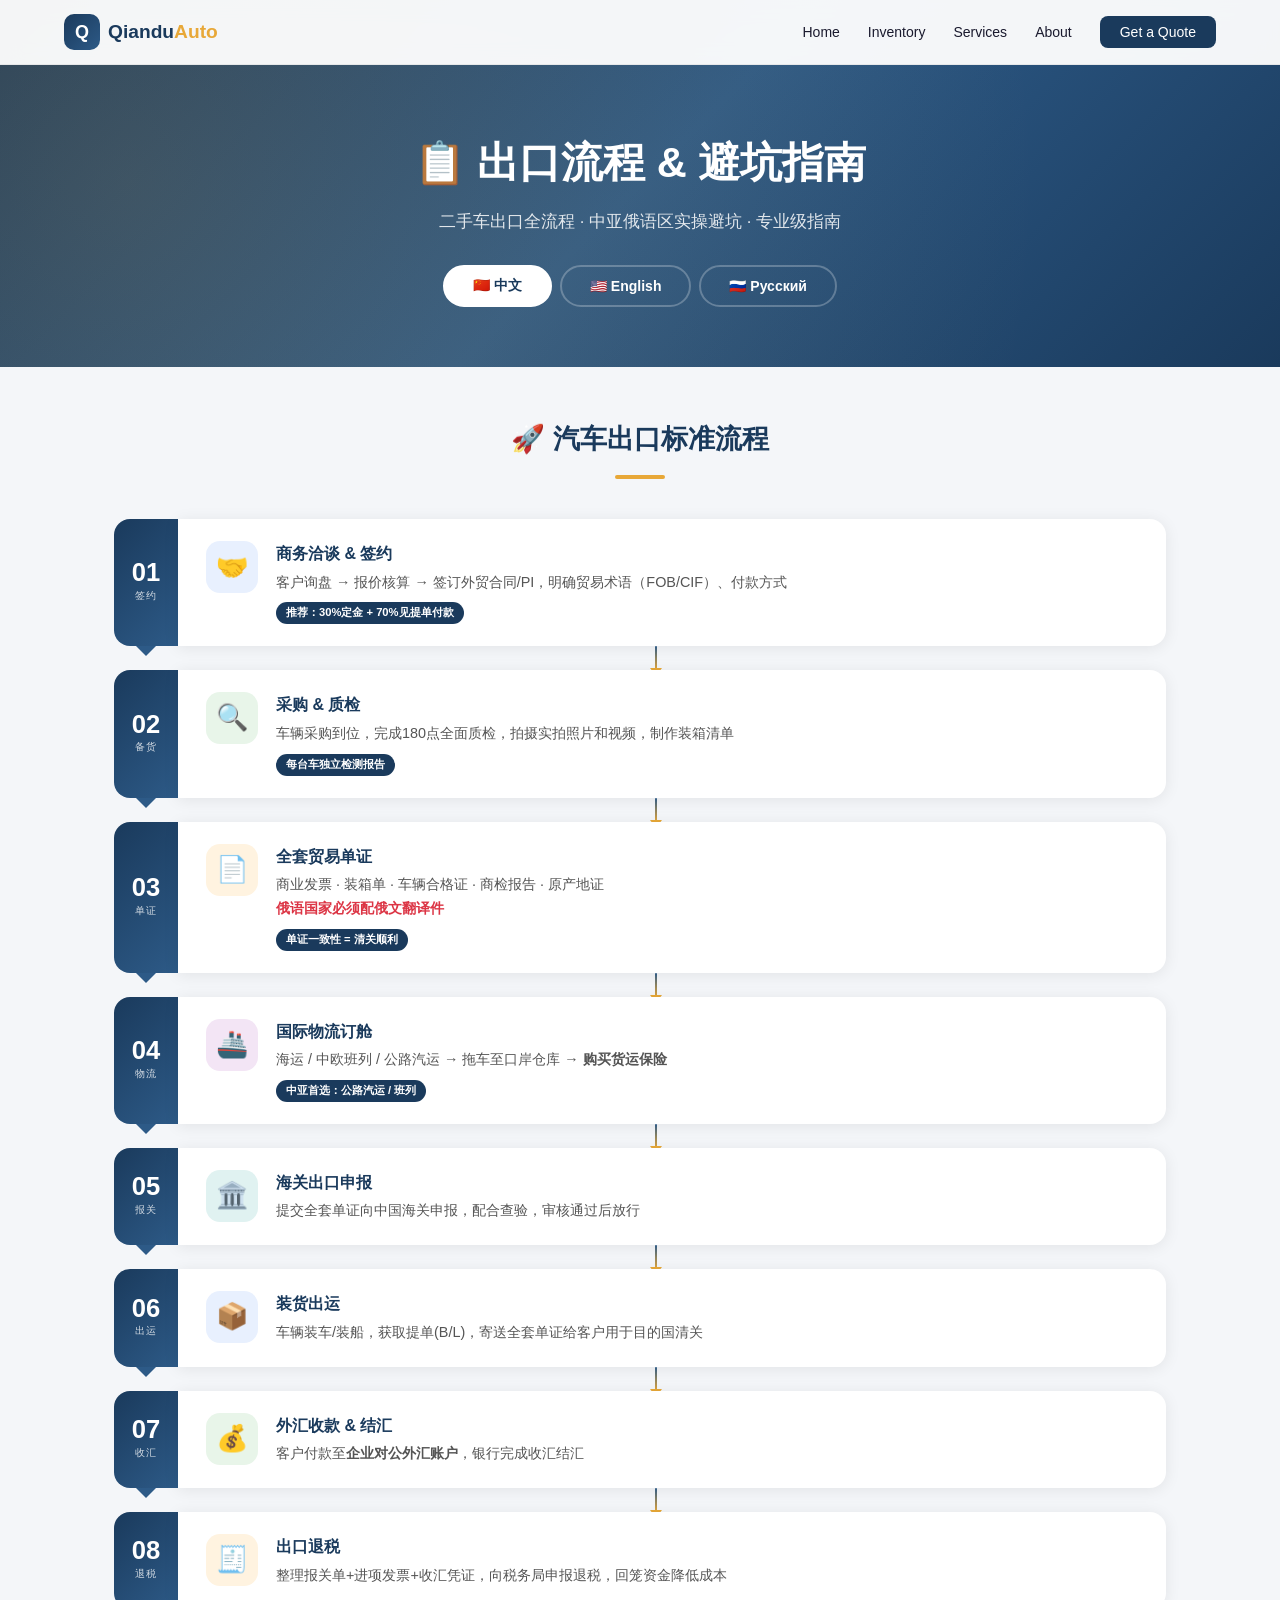
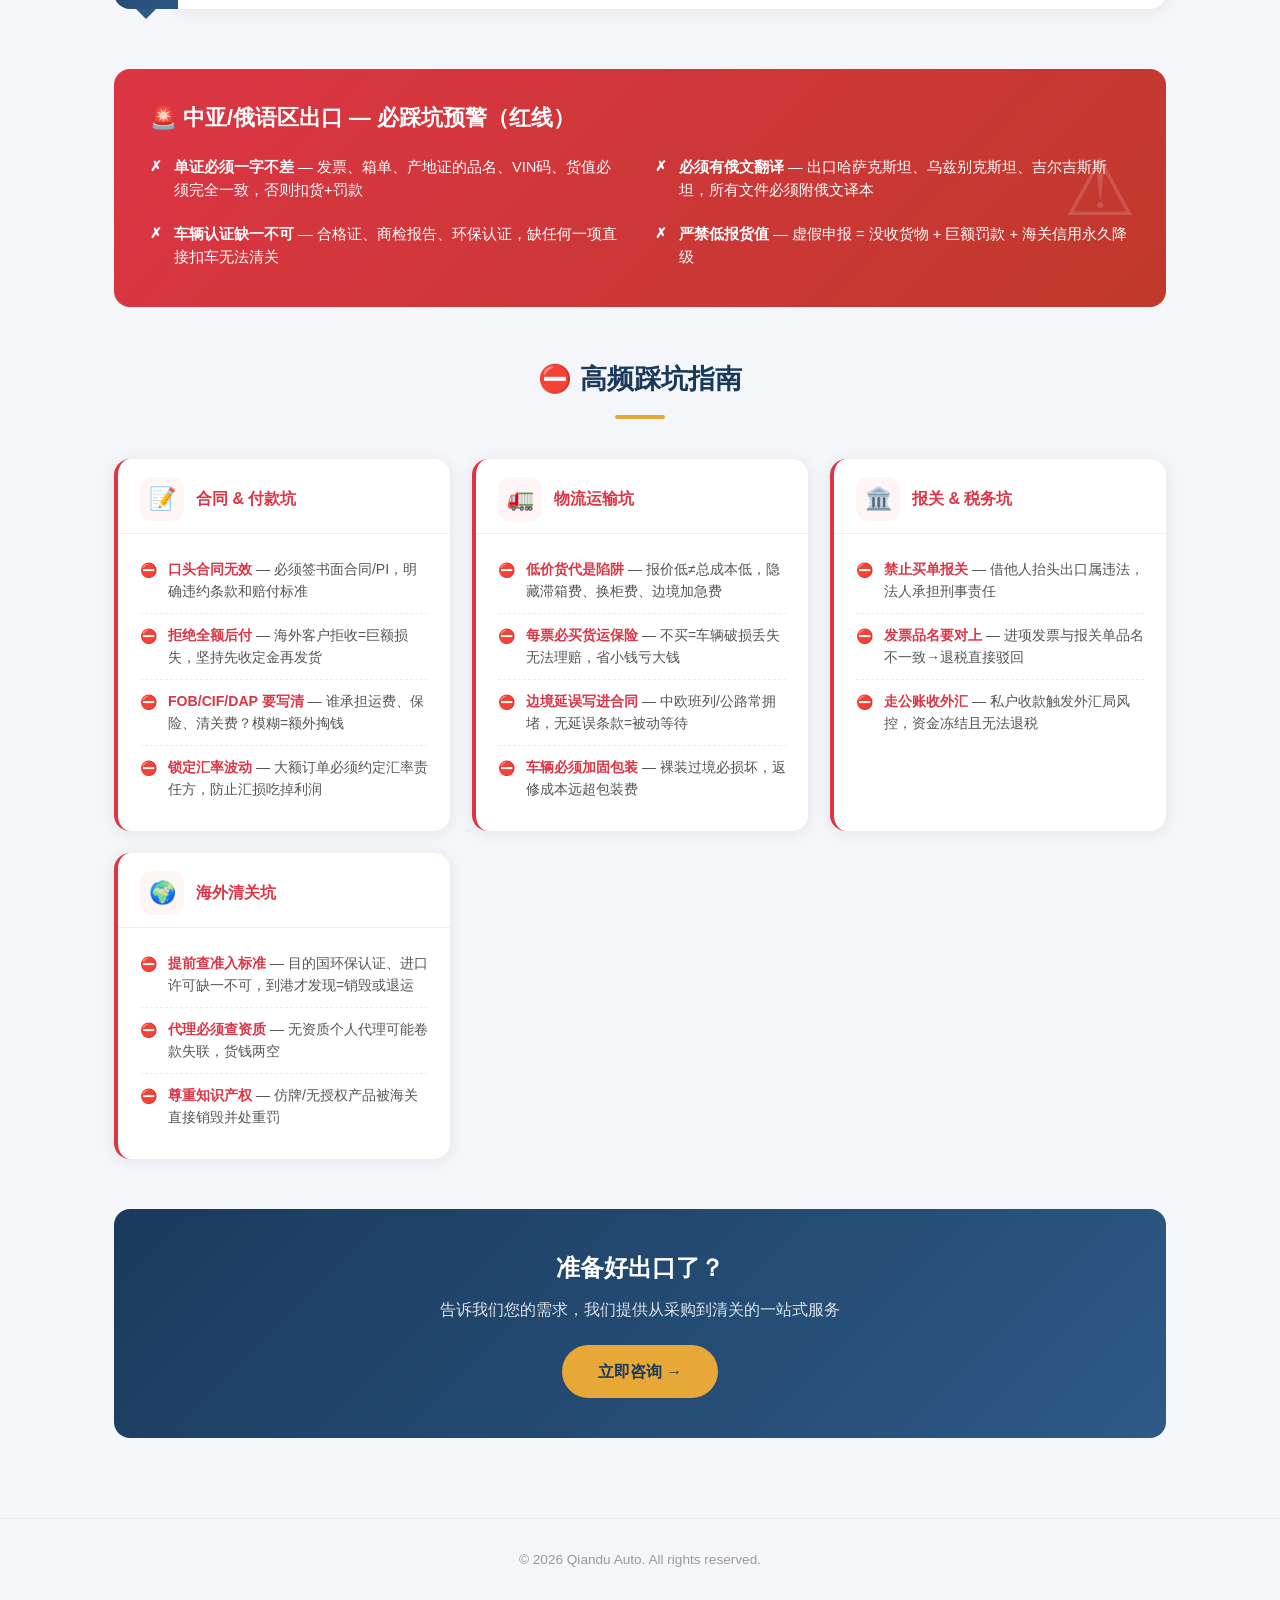
<file: guide.html>
<!DOCTYPE html>
<html lang="zh">
<head>
<meta charset="UTF-8">
<meta name="viewport" content="width=device-width, initial-scale=1.0">
<title>出口流程 & 避坑指南 | Qiandu Auto</title>
<style>
  :root {
    --primary: #1a3a5c;
    --primary-light: #2d5a87;
    --accent: #e8a838;
    --danger: #dc3545;
    --danger-bg: #fff5f5;
    --danger-border: #ffcdd2;
    --text: #1a1a2e;
    --text-light: #555;
    --bg: #ffffff;
    --bg-light: #f4f6f9;
    --card-shadow: 0 2px 16px rgba(0,0,0,0.08);
    --card-hover: 0 8px 30px rgba(0,0,0,0.12);
    --radius: 16px;
    --radius-sm: 10px;
  }

  * { margin: 0; padding: 0; box-sizing: border-box; }
  
  body { font-family: -apple-system, 'Segoe UI', 'PingFang SC', 'Microsoft YaHei', sans-serif; background: var(--bg-light); color: var(--text); line-height: 1.6; }

  /* ===== NAV ===== */
  .nav { position: fixed; top: 0; left: 0; right: 0; z-index: 100; background: rgba(255,255,255,0.95); backdrop-filter: blur(10px); border-bottom: 1px solid rgba(0,0,0,0.06); }
  .nav-inner { max-width: 1200px; margin: 0 auto; padding: 14px 24px; display: flex; align-items: center; justify-content: space-between; }
  .logo { display: flex; align-items: center; gap: 8px; text-decoration: none; font-weight: 700; font-size: 1.2rem; color: var(--primary); }
  .logo-icon { width: 36px; height: 36px; background: linear-gradient(135deg, var(--primary), var(--primary-light)); border-radius: 10px; display: flex; align-items: center; justify-content: center; color: #fff; font-weight: 900; font-size: 18px; }
  .logo-accent { color: var(--accent); }
  .nav-links { display: flex; list-style: none; gap: 28px; }
  .nav-links a { text-decoration: none; color: var(--text); font-size: 14px; font-weight: 500; transition: color .2s; }
  .nav-links a:hover { color: var(--primary); }
  .nav-cta { background: var(--primary) !important; color: #fff !important; padding: 8px 20px; border-radius: 8px; }

  /* ===== HERO ===== */
  .hero { padding: 130px 24px 60px; text-align: center; background: linear-gradient(135deg, #1a3a5c 0%, #2d5a87 50%, #1a3a5c 100%); color: #fff; position: relative; overflow: hidden; }
  .hero::before { content: ''; position: absolute; top: -50%; left: -50%; width: 200%; height: 200%; background: radial-gradient(circle at 30% 50%, rgba(232,168,56,0.15) 0%, transparent 50%); pointer-events: none; }
  .hero h1 { font-size: clamp(1.8rem, 4vw, 2.6rem); font-weight: 800; margin-bottom: 12px; position: relative; }
  .hero p { font-size: 1.05rem; opacity: 0.85; max-width: 600px; margin: 0 auto 30px; position: relative; }

  /* Lang Tabs */
  .lang-bar { display: flex; justify-content: center; gap: 8px; position: relative; z-index: 1; }
  .lang-tab { padding: 10px 28px; border: 2px solid rgba(255,255,255,0.25); border-radius: 50px; background: transparent; color: #fff; cursor: pointer; font-size: 14px; font-weight: 600; transition: all .25s; font-family: inherit; }
  .lang-tab.active { background: #fff; color: var(--primary); border-color: #fff; }
  .lang-tab:hover:not(.active) { border-color: rgba(255,255,255,0.6); }

  /* ===== MAIN CONTENT ===== */
  .main { max-width: 1100px; margin: 0 auto; padding: 50px 24px 80px; }

  /* Section Title */
  .section-title { text-align: center; margin-bottom: 40px; }
  .section-title h2 { font-size: 1.7rem; font-weight: 800; color: var(--primary); margin-bottom: 8px; }
  .section-title p { color: var(--text-light); font-size: 1rem; }
  .section-title .underline { width: 50px; height: 4px; background: var(--accent); border-radius: 2px; margin: 14px auto 0; }

  /* ===== PROCESS FLOW ===== */
  .process-flow { display: flex; flex-direction: column; gap: 0; margin-bottom: 60px; }
  
  .step-row { display: grid; grid-template-columns: auto 1fr; gap: 0; align-items: stretch; }
  
  .step-num { width: 64px; min-height: 90px; background: linear-gradient(135deg, var(--primary), var(--primary-light)); border-radius: var(--radius) 0 0 var(--radius); display: flex; flex-direction: column; align-items: center; justify-content: center; color: #fff; position: relative; }
  .step-num .num { font-size: 1.6rem; font-weight: 900; line-height: 1; }
  .step-num .label { font-size: 0.65rem; text-transform: uppercase; letter-spacing: 1px; opacity: 0.8; margin-top: 2px; }
  .step-num::after { content: ''; position: absolute; bottom: -20px; left: 50%; transform: translateX(-50%); border: 10px solid transparent; border-top-color: var(--primary-light); }
  
  .step-card { background: #fff; border-radius: 0 var(--radius) var(--radius) 0; padding: 22px 28px; box-shadow: var(--card-shadow); display: flex; gap: 18px; align-items: flex-start; transition: box-shadow .25s, transform .25s; position: relative; }
  .step-card:hover { box-shadow: var(--card-hover); transform: translateY(-2px); }
  
  .step-icon { width: 52px; height: 52px; border-radius: 14px; display: flex; align-items: center; justify-content: center; font-size: 26px; flex-shrink: 0; }
  .step-icon.blue { background: #e8f0fe; }
  .step-icon.green { background: #e8f5e9; }
  .step-icon.orange { background: #fff3e0; }
  .step-icon.purple { background: #f3e5f5; }
  .step-icon.red { background: #ffebee; }
  .step-icon.teal { background: #e0f2f1; }
  
  .step-content h3 { font-size: 1rem; font-weight: 700; color: var(--primary); margin-bottom: 4px; }
  .step-content p { font-size: 0.9rem; color: var(--text-light); line-height: 1.65; }
  .step-content .tag { display: inline-block; background: var(--primary); color: #fff; font-size: 0.7rem; padding: 2px 10px; border-radius: 20px; font-weight: 600; margin-top: 8px; }

  .step-connector { height: 24px; margin-left: 32px; display: flex; align-items: center; justify-content: center; }
  .step-connector .line { width: 2px; height: 100%; background: linear-gradient(to bottom, var(--primary-light), var(--accent)); border-radius: 1px; position: relative; }
  .step-connector .arrow { position: absolute; bottom: -6px; left: 50%; transform: translateX(-50%); width: 0; height: 0; border-left: 6px solid transparent; border-right: 6px solid transparent; border-top: 8px solid var(--accent); }

  @media (max-width: 700px) {
    .step-row { grid-template-columns: 1fr; }
    .step-num { width: 100%; min-height: auto; flex-direction: row; gap: 12px; padding: 12px 20px; border-radius: var(--radius) var(--radius) 0 0; }
    .step-num::after { display: none; }
    .step-card { border-radius: 0 0 var(--radius) var(--radius); }
  }

  /* ===== WARNING BANNER ===== */
  .warning-banner { background: linear-gradient(135deg, #dc3545, #c0392b); color: #fff; border-radius: var(--radius); padding: 32px 36px; margin-bottom: 50px; position: relative; overflow: hidden; }
  .warning-banner::before { content: '⚠'; position: absolute; right: 30px; top: 50%; transform: translateY(-50%); font-size: 80px; opacity: 0.15; }
  .warning-banner h2 { font-size: 1.35rem; font-weight: 800; margin-bottom: 14px; display: flex; align-items: center; gap: 10px; }
  .warning-banner ul { list-style: none; padding: 0; display: grid; grid-template-columns: 1fr 1fr; gap: 10px 30px; }
  .warning-banner li { padding: 6px 0 6px 24px; position: relative; font-size: 0.92rem; line-height: 1.55; }
  .warning-banner li::before { content: '✗'; position: absolute; left: 0; font-weight: 900; font-size: 14px; }
  @media (max-width: 700px) { .warning-banner ul { grid-template-columns: 1fr; } }

  /* ===== PITFALL CARDS ===== */
  .pitfall-grid { display: grid; grid-template-columns: repeat(auto-fit, minmax(300px, 1fr)); gap: 22px; margin-bottom: 50px; }
  
  .pitfall-card { background: #fff; border-radius: var(--radius); overflow: hidden; box-shadow: var(--card-shadow); transition: all .25s; border-left: 4px solid var(--danger); }
  .pitfall-card:hover { box-shadow: var(--card-hover); transform: translateY(-3px); }
  
  .pitfall-header { padding: 18px 22px 12px; display: flex; align-items: center; gap: 12px; border-bottom: 1px solid #f0f0f0; }
  .pitfall-header .icon { width: 44px; height: 44px; border-radius: 12px; background: var(--danger-bg); display: flex; align-items: center; justify-content: center; font-size: 22px; flex-shrink: 0; }
  .pitfall-header h3 { font-size: 1rem; font-weight: 700; color: var(--danger); }
  
  .pitfall-body { padding: 14px 22px 20px; }
  .pitfall-body ul { list-style: none; padding: 0; }
  .pitfall-body li { padding: 10px 0 10px 28px; position: relative; font-size: 0.88rem; color: var(--text-light); line-height: 1.6; border-bottom: 1px dashed #eee; }
  .pitfall-body li:last-child { border-bottom: none; }
  .pitfall-body li::before { content: '⛔'; position: absolute; left: 0; font-size: 14px; top: 11px; }
  .pitfall-body li strong { color: var(--danger); }

  /* ===== TIP CARD (green) ===== */
  .tip-grid { display: grid; grid-template-columns: repeat(auto-fit, minmax(300px, 1fr)); gap: 22px; margin-bottom: 50px; }
  .tip-card { background: #fff; border-radius: var(--radius); overflow: hidden; box-shadow: var(--card-shadow); transition: all .25s; border-left: 4px solid #27ae60; }
  .tip-card:hover { box-shadow: var(--card-hover); transform: translateY(-3px); }
  .tip-card .pitfall-header { border-bottom-color: #f0f0f0; }
  .tip-card .pitfall-header .icon { background: #e8f8ee; }
  .tip-card .pitfall-header h3 { color: #27ae60; }
  .tip-card .pitfall-body li::before { content: '✅'; }

  /* ===== HIDDEN SECTIONS ===== */
  .guide-section { display: none; }
  .guide-section.active { display: block; animation: fadeIn .35s ease; }
  @keyframes fadeIn { from { opacity: 0; transform: translateY(12px); } to { opacity: 1; transform: translateY(0); } }

  /* ===== CTA ===== */
  .cta-box { background: linear-gradient(135deg, var(--primary), var(--primary-light)); color: #fff; border-radius: var(--radius); padding: 40px; text-align: center; margin-top: 50px; }
  .cta-box h2 { font-size: 1.5rem; margin-bottom: 10px; }
  .cta-box p { opacity: 0.85; margin-bottom: 22px; }
  .cta-box a { display: inline-block; background: var(--accent); color: var(--primary); padding: 14px 36px; border-radius: 50px; text-decoration: none; font-weight: 700; font-size: 1rem; transition: transform .2s, box-shadow .2s; }
  .cta-box a:hover { transform: translateY(-2px); box-shadow: 0 6px 20px rgba(232,168,56,0.4); }

  /* ===== FOOTER ===== */
  .footer-mini { text-align: center; padding: 30px 24px; color: #999; font-size: 0.85rem; border-top: 1px solid #eee; }
</style>
</head>
<body>

<!-- NAV -->
<nav class="nav">
  <div class="nav-inner">
    <a href="/" class="logo"><span class="logo-icon">Q</span><span class="logo-text">Qiandu<span class="logo-accent">Auto</span></span></a>
    <ul class="nav-links">
      <li><a href="/">Home</a></li>
      <li><a href="/#inventory">Inventory</a></li>
      <li><a href="/#services">Services</a></li>
      <li><a href="/#about">About</a></li>
      <li><a href="/#contact" class="nav-cta">Get a Quote</a></li>
    </ul>
  </div>
</nav>

<!-- HERO -->
<section class="hero">
  <h1 id="gTitle">📋 出口流程 & 避坑指南</h1>
  <p id="gSub">二手车出口全流程 · 中亚俄语区实操避坑 · 专业级指南</p>
  <div class="lang-bar">
    <button class="lang-tab active" onclick="switchGuide('zh')">🇨🇳 中文</button>
    <button class="lang-tab" onclick="switchGuide('en')">🇺🇸 English</button>
    <button class="lang-tab" onclick="switchGuide('ru')">🇷🇺 Русский</button>
  </div>
</section>

<div class="main">

<!-- ======================== 中文版 ======================== -->
<div class="guide-section active" id="guide-zh">

  <!-- 流程 -->
  <div class="section-title"><h2 id="zh-procTitle">🚀 汽车出口标准流程</h2><div class="underline"></div></div>
  
  <div class="process-flow">
    
    <div class="step-row">
      <div class="step-num"><span class="num">01</span><span class="label">签约</span></div>
      <div class="step-card">
        <div class="step-icon blue">🤝</div>
        <div class="step-content">
          <h3>商务洽谈 & 签约</h3>
          <p>客户询盘 → 报价核算 → 签订外贸合同/PI，明确贸易术语（FOB/CIF）、付款方式</p>
          <span class="tag">推荐：30%定金 + 70%见提单付款</span>
        </div>
      </div>
    </div>
    <div class="step-connector"><div class="line"><div class="arrow"></div></div></div>

    <div class="step-row">
      <div class="step-num"><span class="num">02</span><span class="label">备货</span></div>
      <div class="step-card">
        <div class="step-icon green">🔍</div>
        <div class="step-content">
          <h3>采购 & 质检</h3>
          <p>车辆采购到位，完成180点全面质检，拍摄实拍照片和视频，制作装箱清单</p>
          <span class="tag">每台车独立检测报告</span>
        </div>
      </div>
    </div>
    <div class="step-connector"><div class="line"><div class="arrow"></div></div></div>

    <div class="step-row">
      <div class="step-num"><span class="num">03</span><span class="label">单证</span></div>
      <div class="step-card">
        <div class="step-icon orange">📄</div>
        <div class="step-content">
          <h3>全套贸易单证</h3>
          <p>商业发票 · 装箱单 · 车辆合格证 · 商检报告 · 原产地证<br><strong style="color:#dc3545;">俄语国家必须配俄文翻译件</strong></p>
          <span class="tag">单证一致性 = 清关顺利</span>
        </div>
      </div>
    </div>
    <div class="step-connector"><div class="line"><div class="arrow"></div></div></div>

    <div class="step-row">
      <div class="step-num"><span class="num">04</span><span class="label">物流</span></div>
      <div class="step-card">
        <div class="step-icon purple">🚢</div>
        <div class="step-content">
          <h3>国际物流订舱</h3>
          <p>海运 / 中欧班列 / 公路汽运 → 拖车至口岸仓库 → <strong>购买货运保险</strong></p>
          <span class="tag">中亚首选：公路汽运 / 班列</span>
        </div>
      </div>
    </div>
    <div class="step-connector"><div class="line"><div class="arrow"></div></div></div>

    <div class="step-row">
      <div class="step-num"><span class="num">05</span><span class="label">报关</span></div>
      <div class="step-card">
        <div class="step-icon teal">🏛️</div>
        <div class="step-content">
          <h3>海关出口申报</h3>
          <p>提交全套单证向中国海关申报，配合查验，审核通过后放行</p>
        </div>
      </div>
    </div>
    <div class="step-connector"><div class="line"><div class="arrow"></div></div></div>

    <div class="step-row">
      <div class="step-num"><span class="num">06</span><span class="label">出运</span></div>
      <div class="step-card">
        <div class="step-icon blue">📦</div>
        <div class="step-content">
          <h3>装货出运</h3>
          <p>车辆装车/装船，获取提单(B/L)，寄送全套单证给客户用于目的国清关</p>
        </div>
      </div>
    </div>
    <div class="step-connector"><div class="line"><div class="arrow"></div></div></div>

    <div class="step-row">
      <div class="step-num"><span class="num">07</span><span class="label">收汇</span></div>
      <div class="step-card">
        <div class="step-icon green">💰</div>
        <div class="step-content">
          <h3>外汇收款 & 结汇</h3>
          <p>客户付款至<strong>企业对公外汇账户</strong>，银行完成收汇结汇</p>
        </div>
      </div>
    </div>
    <div class="step-connector"><div class="line"><div class="arrow"></div></div></div>

    <div class="step-row">
      <div class="step-num"><span class="num">08</span><span class="label">退税</span></div>
      <div class="step-card">
        <div class="step-icon orange">🧾</div>
        <div class="step-content">
          <h3>出口退税</h3>
          <p>整理报关单+进项发票+收汇凭证，向税务局申报退税，回笼资金降低成本</p>
        </div>
      </div>
    </div>

  </div><!-- /process-flow -->

  <!-- 红色警告 -->
  <div class="warning-banner">
    <h2 id="zh-warnTitle">🚨 中亚/俄语区出口 — 必踩坑预警（红线）</h2>
    <ul>
      <li id="zh-w1"><strong>单证必须一字不差</strong> — 发票、箱单、产地证的品名、VIN码、货值必须完全一致，否则扣货+罚款</li>
      <li id="zh-w2"><strong>必须有俄文翻译</strong> — 出口哈萨克斯坦、乌兹别克斯坦、吉尔吉斯斯坦，所有文件必须附俄文译本</li>
      <li id="zh-w3"><strong>车辆认证缺一不可</strong> — 合格证、商检报告、环保认证，缺任何一项直接扣车无法清关</li>
      <li id="zh-w4"><strong>严禁低报货值</strong> — 虚假申报 = 没收货物 + 巨额罚款 + 海关信用永久降级</li>
    </ul>
  </div>

  <!-- 避坑卡片 -->
  <div class="section-title"><h2 id="zh-pitTitle">⛔ 高频踩坑指南</h2><div class="underline"></div></div>

  <div class="pitfall-grid">
    <div class="pitfall-card">
      <div class="pitfall-header"><div class="icon">📝</div><h3>合同 & 付款坑</h3></div>
      <div class="pitfall-body">
        <ul>
          <li><strong>口头合同无效</strong> — 必须签书面合同/PI，明确违约条款和赔付标准</li>
          <li><strong>拒绝全额后付</strong> — 海外客户拒收=巨额损失，坚持先收定金再发货</li>
          <li><strong>FOB/CIF/DAP 要写清</strong> — 谁承担运费、保险、清关费？模糊=额外掏钱</li>
          <li><strong>锁定汇率波动</strong> — 大额订单必须约定汇率责任方，防止汇损吃掉利润</li>
        </ul>
      </div>
    </div>

    <div class="pitfall-card">
      <div class="pitfall-header"><div class="icon">🚛</div><h3>物流运输坑</h3></div>
      <div class="pitfall-body">
        <ul>
          <li><strong>低价货代是陷阱</strong> — 报价低≠总成本低，隐藏滞箱费、换柜费、边境加急费</li>
          <li><strong>每票必买货运保险</strong> — 不买=车辆破损丢失无法理赔，省小钱亏大钱</li>
          <li><strong>边境延误写进合同</strong> — 中欧班列/公路常拥堵，无延误条款=被动等待</li>
          <li><strong>车辆必须加固包装</strong> — 裸装过境必损坏，返修成本远超包装费</li>
        </ul>
      </div>
    </div>

    <div class="pitfall-card">
      <div class="pitfall-header"><div class="icon">🏛️</div><h3>报关 & 税务坑</h3></div>
      <div class="pitfall-body">
        <ul>
          <li><strong>禁止买单报关</strong> — 借他人抬头出口属违法，法人承担刑事责任</li>
          <li><strong>发票品名要对上</strong> — 进项发票与报关单品名不一致→退税直接驳回</li>
          <li><strong>走公账收外汇</strong> — 私户收款触发外汇局风控，资金冻结且无法退税</li>
        </ul>
      </div>
    </div>

    <div class="pitfall-card">
      <div class="pitfall-header"><div class="icon">🌍</div><h3>海外清关坑</h3></div>
      <div class="pitfall-body">
        <ul>
          <li><strong>提前查准入标准</strong> — 目的国环保认证、进口许可缺一不可，到港才发现=销毁或退运</li>
          <li><strong>代理必须查资质</strong> — 无资质个人代理可能卷款失联，货钱两空</li>
          <li><strong>尊重知识产权</strong> — 仿牌/无授权产品被海关直接销毁并处重罚</li>
        </ul>
      </div>
    </div>
  </div>

  <!-- CTA -->
  <div class="cta-box">
    <h2 id="zh-ctaTitle">准备好出口了？</h2>
    <p id="zh-ctaSub">告诉我们您的需求，我们提供从采购到清关的一站式服务</p>
    <a href="/#contact" id="zh-ctaBtn">立即咨询 →</a>
  </div>

</div><!-- /中文 -->


<!-- ======================== 英文版 ======================== -->
<div class="guide-section" id="guide-en">

  <div class="section-title"><h2>🚀 Vehicle Export Process</h2><div class="underline"></div></div>
  
  <div class="process-flow">
    <div class="step-row">
      <div class="step-num"><span class="num">01</span><span class="label">Contract</span></div>
      <div class="step-card">
        <div class="step-icon blue">🤝</div>
        <div class="step-content">
          <h3>Negotiation & Contract Signing</h3>
          <p>Inquiry → Quotation → Sign PI/sales contract with trade terms (FOB/CIF), payment method</p>
          <span class="tag">Recommended: 30% deposit + 70% against B/L copy</span>
        </div>
      </div>
    </div>
    <div class="step-connector"><div class="line"><div class="arrow"></div></div></div>

    <div class="step-row">
      <div class="step-num"><span class="num">02</span><span class="label">Sourcing</span></div>
      <div class="step-card">
        <div class="step-icon green">🔍</div>
        <div class="step-content">
          <h3>Sourcing & Quality Control</h3>
          <p>Vehicle procurement, 180-point inspection, photo/video documentation, packing list</p>
          <span class="tag">Individual inspection report per vehicle</span>
        </div>
      </div>
    </div>
    <div class="step-connector"><div class="line"><div class="arrow"></div></div></div>

    <div class="step-row">
      <div class="step-num"><span class="num">03</span><span class="label">Documents</span></div>
      <div class="step-card">
        <div class="step-icon orange">📄</div>
        <div class="step-content">
          <h3>Full Trade Documentation</h3>
          <p>Commercial invoice · Packing list · Vehicle certificate · Inspection report · Certificate of Origin<br><strong style="color:#dc3545;">Russian-speaking countries require Russian translations</strong></p>
          <span class="tag">Document consistency = smooth clearance</span>
        </div>
      </div>
    </div>
    <div class="step-connector"><div class="line"><div class="arrow"></div></div></div>

    <div class="step-row">
      <div class="step-num"><span class="num">04</span><span class="label">Logistics</span></div>
      <div class="step-card">
        <div class="step-icon purple">🚢</div>
        <div class="step-content">
          <h3>International Logistics Booking</h3>
          <p>Sea freight / China-Europe railway / Trucking → Inland transport to port warehouse → <strong>Purchase cargo insurance</strong></p>
          <span class="tag">Central Asia: trucking / railway preferred</span>
        </div>
      </div>
    </div>
    <div class="step-connector"><div class="line"><div class="arrow"></div></div></div>

    <div class="step-row">
      <div class="step-num"><span class="num">05</span><span class="label">Customs</span></div>
      <div class="step-card">
        <div class="step-icon teal">🏛️</div>
        <div class="step-content">
          <h3>Export Customs Declaration</h3>
          <p>Submit full documents to China Customs, cooperate with inspection, release after approval</p>
        </div>
      </div>
    </div>
    <div class="step-connector"><div class="line"><div class="arrow"></div></div></div>

    <div class="step-row">
      <div class="step-num"><span class="num">06</span><span class="label">Shipment</span></div>
      <div class="step-card">
        <div class="step-icon blue">📦</div>
        <div class="step-content">
          <h3>Loading & Shipment</h3>
          <p>Vehicle loaded, obtain Bill of Lading (B/L), send full document set to buyer for destination clearance</p>
        </div>
      </div>
    </div>
    <div class="step-connector"><div class="line"><div class="arrow"></div></div></div>

    <div class="step-row">
      <div class="step-num"><span class="num">07</span><span class="label">Payment</span></div>
      <div class="step-card">
        <div class="step-icon green">💰</div>
        <div class="step-content">
          <h3>Forex Receipt & Settlement</h3>
          <p>Buyer pays to <strong>corporate forex account</strong>, bank completes settlement</p>
        </div>
      </div>
    </div>
    <div class="step-connector"><div class="line"><div class="arrow"></div></div></div>

    <div class="step-row">
      <div class="step-num"><span class="num">08</span><span class="label">Refund</span></div>
      <div class="step-card">
        <div class="step-icon orange">🧾</div>
        <div class="step-content">
          <h3>Export Tax Refund</h3>
          <p>Compile customs form + VAT invoice + receipt, file with tax bureau to recover costs</p>
        </div>
      </div>
    </div>
  </div>

  <div class="warning-banner">
    <h2>🚨 Critical Risks for Central Asian / Russian Markets (Red Lines)</h2>
    <ul>
      <li><strong>Documents must match exactly</strong> — Product name, VIN, value on invoice/packing list/CO must be identical word-for-word, or face detention & fines</li>
      <li><strong>Russian translation required</strong> — Exports to Kazakhstan, Uzbekistan, Kyrgyzstan need Russian translations for ALL customs files</li>
      <li><strong>Certifications are mandatory</strong> — Vehicle certificate, inspection report, environmental cert — missing any = vehicle detained</li>
      <li><strong>No under-declaration ever</strong> — False reporting = cargo confiscation + huge fines + permanent customs credit downgrade</li>
    </ul>
  </div>

  <div class="section-title"><h2>⛔ Common Pitfalls Guide</h2><div class="underline"></div></div>

  <div class="pitfall-grid">
    <div class="pitfall-card">
      <div class="pitfall-header"><div class="icon">📝</div><h3>Contract & Payment Pitfalls</h3></div>
      <div class="pitfall-body">
        <ul>
          <li><strong>No oral agreements</strong> — Signed written contract/PI required with clear penalty clauses</li>
          <li><strong>Avoid post-delivery payment</strong> — Buyer may abandon cargo; always collect deposit first</li>
          <li><strong>Define Incoterms clearly</strong> — Who pays freight, insurance, customs? Ambiguity = extra cost</li>
          <li><strong>Lock exchange rate</strong> — Large orders must specify currency risk responsibility</li>
        </ul>
      </div>
    </div>

    <div class="pitfall-card">
      <div class="pitfall-header"><div class="icon">🚛</div><h3>Logistics Pitfalls</h3></div>
      <div class="pitfall-body">
        <ul>
          <li><strong>Ultra-low quotes are traps</strong> — Low price ≠ low total cost; hidden detention, swap, border fees</li>
          <li><strong>Insure every shipment</strong> — No insurance = no recovery for damage or loss</li>
          <li><strong>Border delays in contract</strong> — China-Europe railway & trucking often congested</li>
          <li><strong>Reinforce vehicle packaging</strong> — Bare loading guarantees transit damage</li>
        </ul>
      </div>
    </div>

    <div class="pitfall-card">
      <div class="pitfall-header"><div class="icon">🏛️</div><h3>Customs & Tax Pitfalls</h3></div>
      <div class="pitfall-body">
        <ul>
          <li><strong>Never use borrowed licenses</strong> — Illegal export declaration; criminal liability for legal rep</li>
          <li><strong>Invoice details must match</strong> — Mismatched product names = tax refund rejected</li>
          <li><strong>Corporate account only</strong> — Private receipts trigger SAFE audit & fund freeze</li>
        </ul>
      </div>
    </div>

    <div class="pitfall-card">
      <div class="pitfall-header"><div class="icon">🌍</div><h3>Overseas Clearance Pitfalls</h3></div>
      <div class="pitfall-body">
        <ul>
          <li><strong>Check import rules first</strong> — Emission standards, permits, certifications — discover too late = destruction or return</li>
          <li><strong>Verify broker license</strong> — Unlicensed agents may disappear with goods & payment</li>
          <li><strong>Respect IP rights</strong> — Counterfeit goods destroyed with heavy penalties</li>
        </ul>
      </div>
    </div>
  </div>

  <div class="cta-box">
    <h2>Ready to Export?</h2>
    <p>Tell us your requirements — we handle everything from sourcing to clearance</p>
    <a href="/#contact">Get a Quote →</a>
  </div>

</div><!-- /英文 -->


<!-- ======================== 俄文版 ======================== -->
<div class="guide-section" id="guide-ru">

  <div class="section-title"><h2>🚀 Стандартный процесс экспорта автомобилей</h2><div class="underline"></div></div>
  
  <div class="process-flow">
    <div class="step-row">
      <div class="step-num"><span class="num">01</span><span class="label">Контракт</span></div>
      <div class="step-card">
        <div class="step-icon blue">🤝</div>
        <div class="step-content">
          <h3>Переговоры и подписание контракта</h3>
          <p>Запрос → Коммерческое предложение → Подписание контракта/проформы с условиями FOB/CIF, способом оплаты</p>
          <span class="tag">Рекомендуется: 30% предоплата + 70% по копии коносамента</span>
        </div>
      </div>
    </div>
    <div class="step-connector"><div class="line"><div class="arrow"></div></div></div>

    <div class="step-row">
      <div class="step-num"><span class="num">02</span><span class="label">Закупка</span></div>
      <div class="step-card">
        <div class="step-icon green">🔍</div>
        <div class="step-content">
          <h3>Закупка и контроль качества</h3>
          <p>Приобретение автомобиля, 180-точечная инспекция, фото/видео документация, упаковочный лист</p>
          <span class="tag">Индивидуальный отчет по каждому авто</span>
        </div>
      </div>
    </div>
    <div class="step-connector"><div class="line"><div class="arrow"></div></div></div>

    <div class="step-row">
      <div class="step-num"><span class="num">03</span><span class="label">Документы</span></div>
      <div class="step-card">
        <div class="step-icon orange">📄</div>
        <div class="step-content">
          <h3>Полный пакет документов</h3>
          <p>Коммерческий счет · Упаковочный лист · Сертификат ТС · Акт инспекции · Сертификат происхождения<br><strong style="color:#dc3545;">Для русскоязычных стран обязателен перевод на русский язык</strong></p>
          <span class="tag">Соответствие документов = беспрепятственное оформление</span>
        </div>
      </div>
    </div>
    <div class="step-connector"><div class="line"><div class="arrow"></div></div></div>

    <div class="step-row">
      <div class="step-num"><span class="num">04</span><span class="label">Логистика</span></div>
      <div class="step-card">
        <div class="step-icon purple">🚢</div>
        <div class="step-content">
          <h3>Международная логистика</h3>
          <p>Морская перевозка / Поезд Китай-Европа / Автоперевозка → Доставка на склад → <strong>Страхование груза</strong></p>
          <span class="tag">Центральная Азия: автоперевозки / ж/д</span>
        </div>
      </div>
    </div>
    <div class="step-connector"><div class="line"><div class="arrow"></div></div></div>

    <div class="step-row">
      <div class="step-num"><span class="num">05</span><span class="label">Таможня</span></div>
      <div class="step-card">
        <div class="step-icon teal">🏛️</div>
        <div class="step-content">
          <h3>Экспортное таможенное декларирование</h3>
          <p>Подача полного пакета документов в таможню Китая, прохождение проверки, выпуск груза</p>
        </div>
      </div>
    </div>
    <div class="step-connector"><div class="line"><div class="arrow"></div></div></div>

    <div class="step-row">
      <div class="step-num"><span class="num">06</span><span class="label">Отправка</span></div>
      <div class="step-card">
        <div class="step-icon blue">📦</div>
        <div class="step-content">
          <h3>Погрузка и отправка</h3>
          <p>Погрузка автомобиля, получение коносамента (B/L), отправка документов покупателю для таможни в стране назначения</p>
        </div>
      </div>
    </div>
    <div class="step-connector"><div class="line"><div class="arrow"></div></div></div>

    <div class="step-row">
      <div class="step-num"><span class="num">07</span><span class="label">Оплата</span></div>
      <div class="step-card">
        <div class="step-icon green">💰</div>
        <div class="step-content">
          <h3>Получение валютной оплаты</h3>
          <p>Покупатель платит на <strong>корпоративный валютный счет</strong>, банк проводит конвертацию</p>
        </div>
      </div>
    </div>
    <div class="step-connector"><div class="line"><div class="arrow"></div></div></div>

    <div class="step-row">
      <div class="step-num"><span class="num">08</span><span class="label">НДС</span></div>
      <div class="step-card">
        <div class="step-icon orange">🧾</div>
        <div class="step-content">
          <h3>Возврат экспортного НДС</h3>
          <p>Сбор таможенной декларации + счет-фактуры НДС + выписки, подача в налоговую для возврата</p>
        </div>
      </div>
    </div>
  </div>

  <div class="warning-banner">
    <h2>🚨 Критические риски для рынков Центральной Азии и России (Красные линии)</h2>
    <ul>
      <li><strong>Полное соответствие документов</strong> — Название товара, VIN, стоимость в счете, упаковочном листе и сертификате происхождения должны совпадать дословно — иначе задержка и штрафы</li>
      <li><strong>Обязательный перевод на русский</strong> — При экспорте в Казахстан, Узбекистан, Кыргызстан все файлы должны иметь перевод на русский язык</li>
      <li><strong>Сертификация обязательна</strong> — Сертификат ТС, акт инспекции, экологический сертификат — отсутствие любого документа = задержка автомобиля</li>
      <li><strong>Запрещено занижение стоимости</strong> — Ложная декларация = конфискация груза + огромные штрафы + понижение таможенного рейтинга навсегда</li>
    </ul>
  </div>

  <div class="section-title"><h2>⛔ Руководство по избежанию распространенных ошибок</h2><div class="underline"></div></div>

  <div class="pitfall-grid">
    <div class="pitfall-card">
      <div class="pitfall-header"><div class="icon">📝</div><h3>Риски контракта и оплаты</h3></div>
      <div class="pitfall-body">
        <ul>
          <li><strong>Никаких устных договоренностей</strong> — Обязателен письменный контракт с пунктами о штрафных санкциях</li>
          <li><strong>Избегать полной оплаты после доставки</strong> — Покупатель может отказаться от груза; всегда брать предоплату</li>
          <li><strong>Четко определить Инкотермс</strong> — Кто платит за фрахт, страхование, таможню? Неточность = дополнительные расходы</li>
          <li><strong>Зафиксировать курс валюты</strong> — Для крупных заказов указать сторону, несущую риски колебания курса</li>
        </ul>
      </div>
    </div>

    <div class="pitfall-card">
      <div class="pitfall-header"><div class="icon">🚛</div><h3>Риски логистики</h3></div>
      <div class="pitfall-body">
        <ul>
          <li><strong>Слишком низкие цены — ловушка</strong> — Низкая цена ≠ низкая итоговая стоимость; скрытые платежи за простой, замену, границу</li>
          <li><strong>Страховать каждую партию</strong> — Без страховки невозможно возместить ущерб от повреждения или потери</li>
          <li><strong>Прописать задержки на границе</strong> — Поезда и грузовики часто задерживаются на границе</li>
          <li><strong>Усилить упаковку автомобиля</strong> — Перевозка без упаковки гарантирует повреждения</li>
        </ul>
      </div>
    </div>

    <div class="pitfall-card">
      <div class="pitfall-header"><div class="icon">🏛️</div><h3>Таможенные и налоговые риски</h3></div>
      <div class="pitfall-body">
        <ul>
          <li><strong>Запрещено использовать чужие лицензии</strong> — Незаконная декларация; уголовная ответственность для руководителя</li>
          <li><strong>Данные в счете должны совпадать с декларацией</strong> — Расхождения = отказ в возврате НДС</li>
          <li><strong>Только корпоративный счет</strong> — Оплата на личные счета вызывает проверку регулятора и заморозку средств</li>
        </ul>
      </div>
    </div>

    <div class="pitfall-card">
      <div class="pitfall-header"><div class="icon">🌍</div><h3>Риски зарубежного оформления</h3></div>
      <div class="pitfall-body">
        <ul>
          <li><strong>Проверить импортные нормы заранее</strong> — Экологические стандарты, разрешения, сертификация — позднее обнаружение = уничтожение или возврат</li>
          <li><strong>Проверить лицензию брокера</strong> — Нелицензированные агенты могут исчезнуть с грузом или оплатой</li>
          <li><strong>Соблюдать права ИС</strong> — Контрафакт уничтожается с крупными штрафами</li>
        </ul>
      </div>
    </div>
  </div>

  <div class="cta-box">
    <h2>Готовы к экспорту?</h2>
    <p>Расскажите о ваших требованиях — мы обеспечим полный цикл от закупки до таможенного оформления</p>
    <a href="/#contact">Связаться с нами →</a>
  </div>

</div><!-- /俄文 -->

</div><!-- /main -->

<footer class="footer-mini">© 2026 Qiandu Auto. All rights reserved.</footer>

<script>
function switchGuide(lang) {
  document.querySelectorAll('.guide-section').forEach(s => s.classList.remove('active'));
  document.querySelectorAll('.lang-tab').forEach(t => t.classList.remove('active'));
  document.getElementById('guide-' + lang).classList.add('active');
  event.target.classList.add('active');
}
</script>

</body>
</html>
</file>
<file: css/style.css>
﻿*, *::before, *::after { margin: 0; padding: 0; box-sizing: border-box; }
:root {
  --primary: #1a3a5c;
  --primary-light: #2a5a8c;
  --primary-dark: #0f2440;
  --accent: #e85d04;
  --accent-light: #f48c06;
  --text: #1a1a2e;
  --text-light: #6b7280;
  --bg: #ffffff;
  --bg-alt: #f8fafc;
  --bg-dark: #0f2440;
  --border: #e5e7eb;
  --radius: 8px;
  --shadow: 0 4px 24px rgba(0,0,0,0.08);
  --shadow-lg: 0 12px 48px rgba(0,0,0,0.12);
  --font: 'Inter', -apple-system, BlinkMacSystemFont, sans-serif;
  --max-w: 1200px;
}
html { scroll-behavior: smooth; }
body { font-family: var(--font); color: var(--text); line-height: 1.6; -webkit-font-smoothing: antialiased; }
.container { max-width: var(--max-w); margin: 0 auto; padding: 0 24px; }
img { max-width: 100%; height: auto; display: block; }
a { color: inherit; text-decoration: none; }
ul { list-style: none; }
.section { padding: 100px 0; }
.section-dark { background: var(--bg-dark); color: #fff; }
.section-alt { background: var(--bg-alt); }
.section-header { text-align: center; max-width: 720px; margin: 0 auto 64px; }
.section-tag { display: inline-block; font-size: 13px; font-weight: 600; text-transform: uppercase; letter-spacing: 2px; color: var(--accent); margin-bottom: 12px; }
.section-header h2 { font-size: 40px; font-weight: 800; line-height: 1.2; margin-bottom: 16px; }
.section-dark .section-header h2 { color: #fff; }
.section-header p { font-size: 18px; color: var(--text-light); line-height: 1.7; }
.section-dark .section-header p { color: rgba(255,255,255,0.7); }
.text-accent { color: var(--accent); }
/* Buttons */
.btn { display: inline-flex; align-items: center; justify-content: center; padding: 14px 32px; font-size: 15px; font-weight: 600; border-radius: var(--radius); transition: all 0.3s ease; cursor: pointer; border: 2px solid transparent; font-family: var(--font); }
.btn-primary { background: var(--accent); color: #fff; border-color: var(--accent); }
.btn-primary:hover { background: var(--accent-light); border-color: var(--accent-light); transform: translateY(-2px); box-shadow: 0 8px 24px rgba(232,93,4,0.3); }
.btn-outline { background: transparent; color: #fff; border-color: rgba(255,255,255,0.4); }
.btn-outline:hover { background: rgba(255,255,255,0.1); border-color: #fff; }
.btn-full { width: 100%; }
.section-footer { text-align: center; margin-top: 48px; }
.section-footer .btn { background: var(--accent); color: #fff; border-color: var(--accent); }
.section-footer .btn:hover { background: var(--accent-light); }
/* Navigation */
.nav { position: fixed; top: 0; left: 0; right: 0; z-index: 1000; background: rgba(15,36,64,0.95); backdrop-filter: blur(12px); transition: all 0.3s ease; }
.nav-scrolled { background: rgba(15,36,64,0.98); box-shadow: 0 2px 20px rgba(0,0,0,0.3); }
.nav-inner { display: flex; align-items: center; justify-content: space-between; height: 72px; }
.logo { display: flex; align-items: center; gap: 10px; font-size: 22px; font-weight: 800; color: #fff; }
.logo-icon { display: flex; align-items: center; justify-content: center; width: 36px; height: 36px; background: var(--accent); border-radius: 8px; font-size: 18px; font-weight: 900; color: #fff; }
.logo-accent { color: var(--accent); }
.nav-links { display: flex; align-items: center; gap: 32px; }
.nav-links a { font-size: 14px; font-weight: 500; color: rgba(255,255,255,0.8); transition: color 0.2s; }
.nav-links a:hover { color: #fff; }
.nav-cta { padding: 10px 24px !important; background: var(--accent); color: #fff !important; border-radius: var(--radius); font-weight: 600 !important; transition: all 0.3s !important; }
.nav-cta:hover { background: var(--accent-light) !important; transform: translateY(-1px); }
.nav-toggle { display: none; flex-direction: column; gap: 5px; background: none; border: none; cursor: pointer; padding: 4px; }
.nav-toggle span { display: block; width: 24px; height: 2px; background: #fff; border-radius: 2px; transition: all 0.3s; }
/* Hero */
.hero { position: relative; min-height: 100vh; display: flex; align-items: center; overflow: hidden; padding-top: 72px; }
.hero-bg { position: absolute; inset: 0; background: linear-gradient(135deg, var(--primary-dark) 0%, var(--primary) 50%, #123b5e 100%); }
.hero-bg::after { content: ''; position: absolute; inset: 0; background: url('data:image/svg+xml,<svg xmlns="http://www.w3.org/2000/svg" viewBox="0 0 1440 900"><path fill="rgba(255,255,255,0.02)" d="M0,450 C360,150 720,750 1440,450 L1440,900 L0,900 Z"/></svg>') bottom / cover no-repeat; opacity: 0.6; }
.hero-inner { position: relative; display: grid; grid-template-columns: 1fr 1fr; gap: 80px; align-items: center; padding: 100px 0 80px; }
.hero-content { color: #fff; }
.hero-badge { display: inline-block; padding: 8px 20px; background: rgba(255,255,255,0.1); border: 1px solid rgba(255,255,255,0.2); border-radius: 100px; font-size: 13px; font-weight: 500; letter-spacing: 0.5px; margin-bottom: 24px; backdrop-filter: blur(4px); }
.hero-content h1 { font-size: 56px; font-weight: 900; line-height: 1.1; margin-bottom: 20px; letter-spacing: -1px; }
.hero-content p { font-size: 18px; line-height: 1.7; color: rgba(255,255,255,0.7); margin-bottom: 36px; max-width: 540px; }
.hero-actions { display: flex; gap: 16px; }
.hero-stats { display: grid; grid-template-columns: 1fr 1fr; gap: 16px; }
.stat-card { background: rgba(255,255,255,0.08); backdrop-filter: blur(8px); border: 1px solid rgba(255,255,255,0.1); border-radius: var(--radius); padding: 28px 24px; text-align: center; color: #fff; }
.stat-number { font-size: 36px; font-weight: 800; line-height: 1; }
.stat-plus, .stat-pct { font-size: 24px; font-weight: 700; color: var(--accent); margin-left: 2px; }
.stat-label { display: block; font-size: 13px; color: rgba(255,255,255,0.6); margin-top: 8px; text-transform: uppercase; letter-spacing: 0.5px; }
/* Inventory */
.inventory-grid { display: grid; grid-template-columns: repeat(auto-fill, minmax(320px, 1fr)); gap: 24px; }
.car-card { background: #fff; border: 1px solid var(--border); border-radius: var(--radius); overflow: hidden; transition: all 0.3s ease; }
.car-card:hover { transform: translateY(-4px); box-shadow: var(--shadow-lg); }
.car-image { height: 200px; background: #f3f4f6; display: flex; align-items: center; justify-content: center; color: var(--text-light); font-size: 14px; position: relative; overflow: hidden; }
.car-image svg { opacity: 0.3; }
.car-tag { position: absolute; top: 12px; left: 12px; padding: 4px 12px; background: var(--accent); color: #fff; font-size: 12px; font-weight: 600; border-radius: 4px; }
.car-info { padding: 20px; }
.car-info h3 { font-size: 18px; font-weight: 700; margin-bottom: 8px; }
.car-specs { display: flex; gap: 16px; margin-bottom: 12px; font-size: 13px; color: var(--text-light); }
.car-specs span { display: flex; align-items: center; gap: 4px; }
.car-price { font-size: 22px; font-weight: 800; color: var(--accent); margin-bottom: 4px; }
.car-price-note { font-size: 12px; color: var(--text-light); }
.car-actions { margin-top: 16px; display: grid; grid-template-columns: 1fr 1fr; gap: 8px; }
.car-actions .btn { padding: 10px 16px; font-size: 13px; }
.car-actions .btn-outline-sm { background: transparent; color: var(--text); border: 1px solid var(--border); }
.car-actions .btn-outline-sm:hover { border-color: var(--primary); color: var(--primary); }
.car-actions .btn-primary-sm { background: var(--accent); color: #fff; border: none; }
.car-actions .btn-primary-sm:hover { background: var(--accent-light); }
/* Services */
.services-grid { display: grid; grid-template-columns: repeat(3, 1fr); gap: 24px; }
.service-card { background: rgba(255,255,255,0.06); border: 1px solid rgba(255,255,255,0.1); border-radius: var(--radius); padding: 32px; transition: all 0.3s ease; }
.service-card:hover { background: rgba(255,255,255,0.1); transform: translateY(-2px); }
.service-icon { width: 56px; height: 56px; display: flex; align-items: center; justify-content: center; background: rgba(232,93,4,0.15); border-radius: 12px; margin-bottom: 20px; color: var(--accent); }
.service-card h3 { font-size: 20px; font-weight: 700; margin-bottom: 12px; color: #fff; }
.service-card p { font-size: 14px; line-height: 1.7; color: rgba(255,255,255,0.65); }
/* Process */
.process-steps { display: grid; grid-template-columns: repeat(4, 1fr); gap: 16px; align-items: start; position: relative; }
.step { text-align: center; padding: 32px 20px; }
.step-number { width: 56px; height: 56px; display: flex; align-items: center; justify-content: center; background: var(--accent); color: #fff; font-size: 18px; font-weight: 800; border-radius: 50%; margin: 0 auto 16px; }
.step h3 { font-size: 18px; font-weight: 700; margin-bottom: 8px; }
.step p { font-size: 14px; color: var(--text-light); line-height: 1.6; }
.step-connector { display: none; }
/* About */
.about-grid { display: grid; grid-template-columns: 1fr 1fr; gap: 64px; align-items: center; }
.about-content h2 { font-size: 36px; font-weight: 800; line-height: 1.2; margin-bottom: 20px; }
.about-content p { font-size: 16px; color: var(--text-light); line-height: 1.8; margin-bottom: 16px; }
.about-features { display: grid; grid-template-columns: 1fr 1fr; gap: 12px; margin-top: 24px; }
.about-feature { display: flex; align-items: center; gap: 10px; font-size: 14px; font-weight: 500; }
.about-feature svg { color: var(--accent); flex-shrink: 0; }
.about-image-placeholder { width: 100%; aspect-ratio: 4/3; background: var(--border); border-radius: var(--radius); display: flex; flex-direction: column; align-items: center; justify-content: center; color: var(--text-light); gap: 12px; font-size: 14px; }
/* Contact */
.contact-grid { display: grid; grid-template-columns: 1fr 1fr; gap: 64px; align-items: start; }
.contact-info h2 { font-size: 36px; font-weight: 800; line-height: 1.2; margin-bottom: 16px; color: #fff; }
.contact-info p { font-size: 16px; color: rgba(255,255,255,0.7); margin-bottom: 32px; max-width: 400px; }
.contact-details { display: flex; flex-direction: column; gap: 16px; }
.contact-detail { display: flex; align-items: center; gap: 12px; font-size: 15px; color: rgba(255,255,255,0.8); }
.contact-detail svg { color: var(--accent); flex-shrink: 0; }
.contact-form { background: #fff; padding: 40px; border-radius: var(--radius); box-shadow: var(--shadow-lg); }
.form-row { display: grid; grid-template-columns: 1fr 1fr; gap: 16px; }
.form-group { margin-bottom: 20px; }
.form-group label { display: block; font-size: 14px; font-weight: 600; margin-bottom: 6px; color: var(--text); }
.form-group input, .form-group select, .form-group textarea { width: 100%; padding: 12px 16px; font-size: 15px; border: 1px solid var(--border); border-radius: var(--radius); font-family: var(--font); transition: border-color 0.2s; background: #fff; color: var(--text); }
.form-group input:focus, .form-group select:focus, .form-group textarea:focus { outline: none; border-color: var(--accent); box-shadow: 0 0 0 3px rgba(232,93,4,0.1); }
.form-group textarea { resize: vertical; }
.form-note { text-align: center; font-size: 13px; color: var(--text-light); margin-top: 12px; }
/* Footer */
.footer { background: var(--primary-dark); color: rgba(255,255,255,0.7); padding: 80px 0 0; }
.footer-grid { display: grid; grid-template-columns: 2fr 1fr 1fr 1fr; gap: 48px; padding-bottom: 48px; }
.footer-brand p { font-size: 14px; line-height: 1.7; margin-top: 16px; max-width: 320px; color: rgba(255,255,255,0.5); }
.footer-links h4 { color: #fff; font-size: 14px; font-weight: 600; text-transform: uppercase; letter-spacing: 1px; margin-bottom: 20px; }
.footer-links ul { display: flex; flex-direction: column; gap: 12px; }
.footer-links a { font-size: 14px; color: rgba(255,255,255,0.5); transition: color 0.2s; }
.footer-links a:hover { color: var(--accent); }
.footer-contact p { font-size: 14px; margin-bottom: 8px; color: rgba(255,255,255,0.5); }
.footer-bottom { border-top: 1px solid rgba(255,255,255,0.08); padding: 24px 0; text-align: center; font-size: 13px; color: rgba(255,255,255,0.3); }
.contact-detail a { color: rgba(255,255,255,0.85); transition: color 0.2s; }
.contact-detail a:hover { color: #fff; }
.contact-channels { display: flex; flex-wrap: wrap; gap: 12px; margin-top: 8px; }
.btn-channel { display: inline-flex; align-items: center; gap: 8px; padding: 11px 18px; border-radius: var(--radius); font-size: 14px; font-weight: 600; color: #fff !important; transition: all 0.25s; }
.btn-channel:hover { transform: translateY(-2px); box-shadow: var(--shadow); }
.channel-wa { background: #25D366; }
.channel-tg { background: #229ED9; }
.channel-mail { background: var(--primary-light); }
/* Floating contact buttons */
.float-contact { position: fixed; right: 20px; bottom: 20px; z-index: 9990; display: flex; flex-direction: column; gap: 12px; }
.float-btn { width: 54px; height: 54px; border-radius: 50%; display: flex; align-items: center; justify-content: center; color: #fff; box-shadow: 0 6px 20px rgba(0,0,0,0.25); transition: transform 0.2s; }
.float-btn:hover { transform: scale(1.08); }
.float-wa { background: #25D366; }
.float-tg { background: #229ED9; }
/* Footer links clickable color */
.footer-contact a { color: rgba(255,255,255,0.5); transition: color 0.2s; }
.footer-contact a:hover { color: var(--accent); }
/* Toast notification */
.toast { position: fixed; bottom: 32px; right: 32px; background: #10b981; color: #fff; padding: 16px 24px; border-radius: var(--radius); font-size: 14px; font-weight: 500; box-shadow: var(--shadow-lg); opacity: 0; transform: translateY(20px); transition: all 0.3s ease; z-index: 9999; }
.toast.show { opacity: 1; transform: translateY(0); }
/* Mobile */
@media (max-width: 968px) {
  .hero-inner { grid-template-columns: 1fr; gap: 48px; padding: 60px 0; }
  .hero-content h1 { font-size: 40px; }
  .hero-stats { grid-template-columns: 1fr 1fr; }
  .services-grid { grid-template-columns: 1fr 1fr; }
  .process-steps { grid-template-columns: 1fr 1fr; gap: 32px; }
  .about-grid { grid-template-columns: 1fr; gap: 40px; }
  .contact-grid { grid-template-columns: 1fr; gap: 40px; }
  .footer-grid { grid-template-columns: 1fr 1fr; gap: 32px; }
}
@media (max-width: 640px) {
  .section { padding: 60px 0; }
  .section-header { margin-bottom: 40px; }
  .section-header h2 { font-size: 28px; }
  .hero-content h1 { font-size: 32px; }
  .hero-stats { grid-template-columns: 1fr 1fr; gap: 12px; }
  .stat-card { padding: 20px; }
  .stat-number { font-size: 28px; }
  .hero-actions { flex-direction: column; }
  .services-grid { grid-template-columns: 1fr; }
  .process-steps { grid-template-columns: 1fr; gap: 24px; }
  .inventory-grid { grid-template-columns: 1fr; }
  .form-row { grid-template-columns: 1fr; }
  .contact-form { padding: 24px; }
  .nav-links { display: none; position: fixed; top: 72px; left: 0; right: 0; background: var(--primary-dark); flex-direction: column; padding: 24px; gap: 16px; border-top: 1px solid rgba(255,255,255,0.1); }
  .nav-links.active { display: flex; }
  .nav-toggle { display: flex; }
  .footer-grid { grid-template-columns: 1fr; }
  .about-features { grid-template-columns: 1fr; }
}
</file>
<file: css/i18n.css>
﻿.lang-switcher { display: flex; gap: 4px; margin-left: 16px; }
.lang-btn { background: none; border: 1px solid rgba(255,255,255,0.2); color: rgba(255,255,255,0.6); padding: 4px 10px; border-radius: 4px; font-size: 11px; font-weight: 600; cursor: pointer; transition: all 0.2s; font-family: inherit; letter-spacing: 0.5px; }
.lang-btn:hover { background: rgba(255,255,255,0.1); color: #fff; }
.lang-btn.active { background: var(--accent); border-color: var(--accent); color: #fff; }
@media (max-width: 640px) {
  .lang-switcher { margin: 8px 0 0; }
  .nav-links.active + .lang-switcher { display: flex; }
}
</file>
